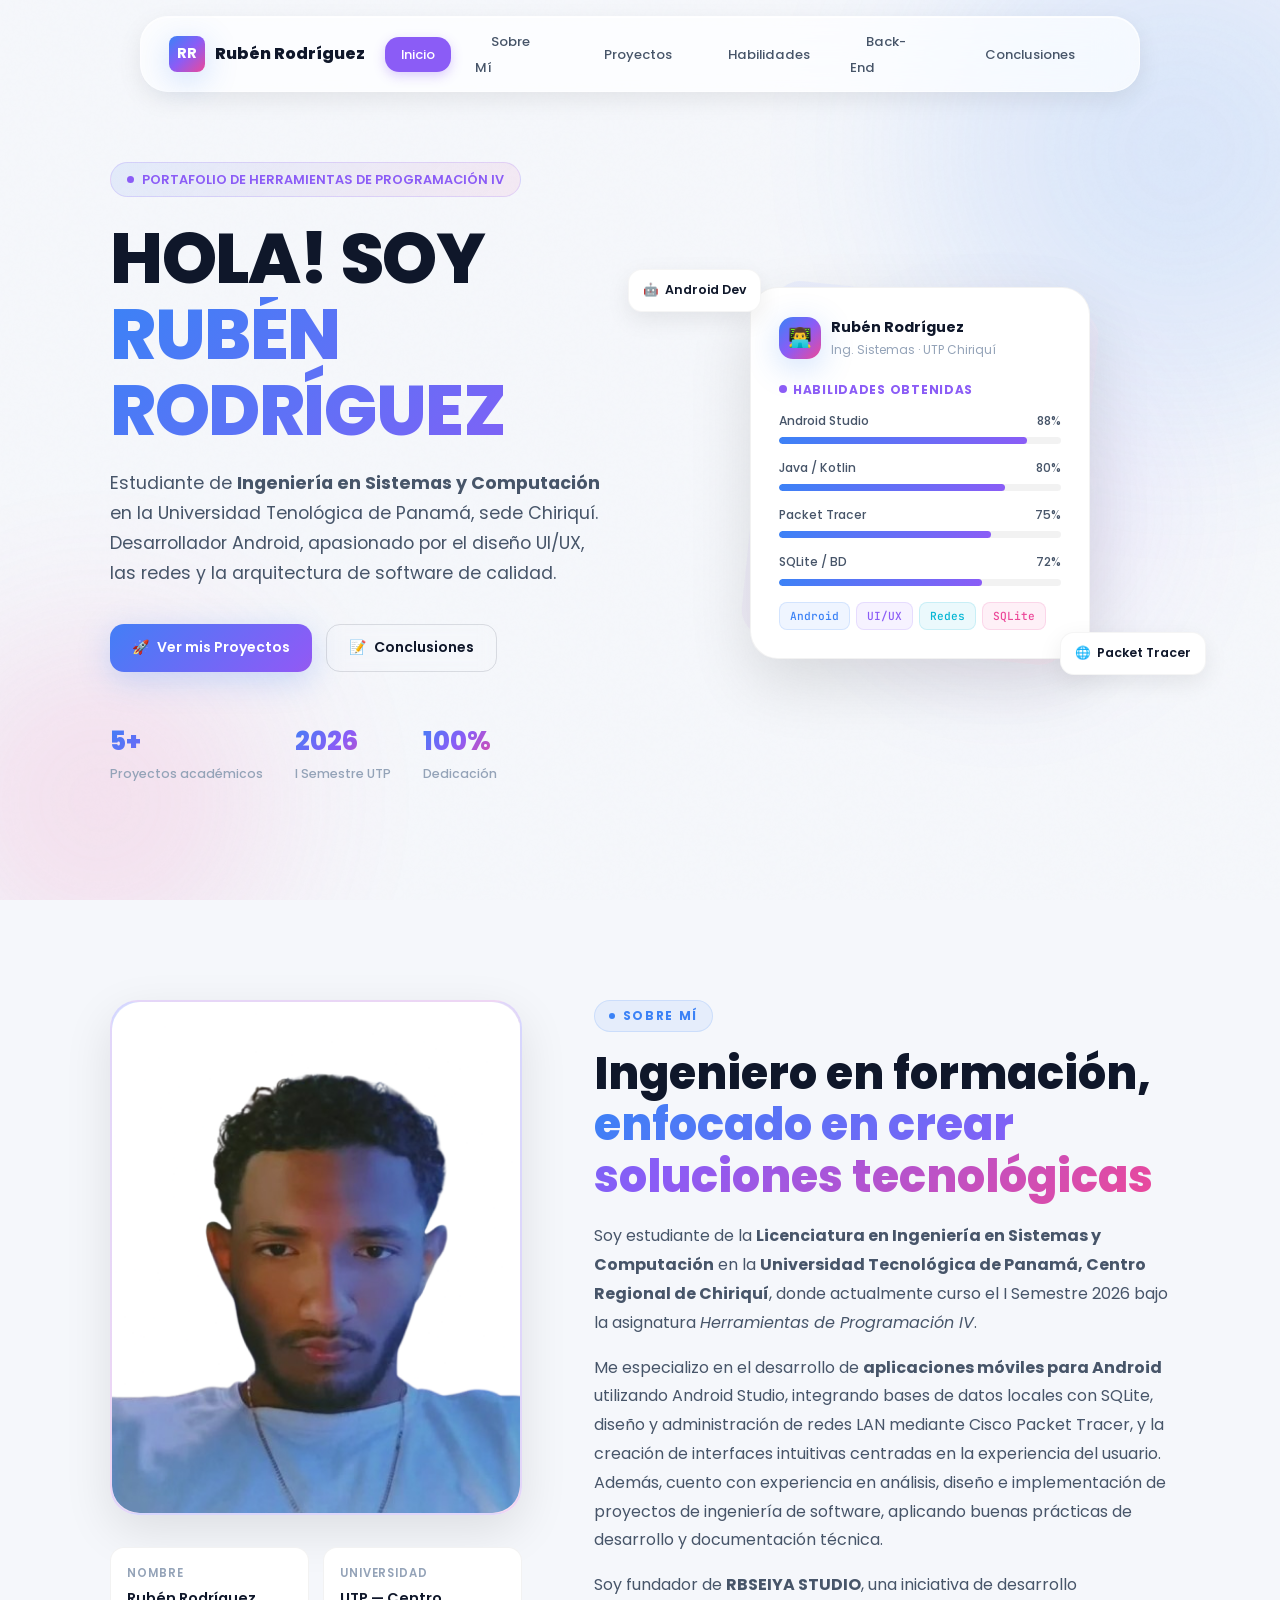
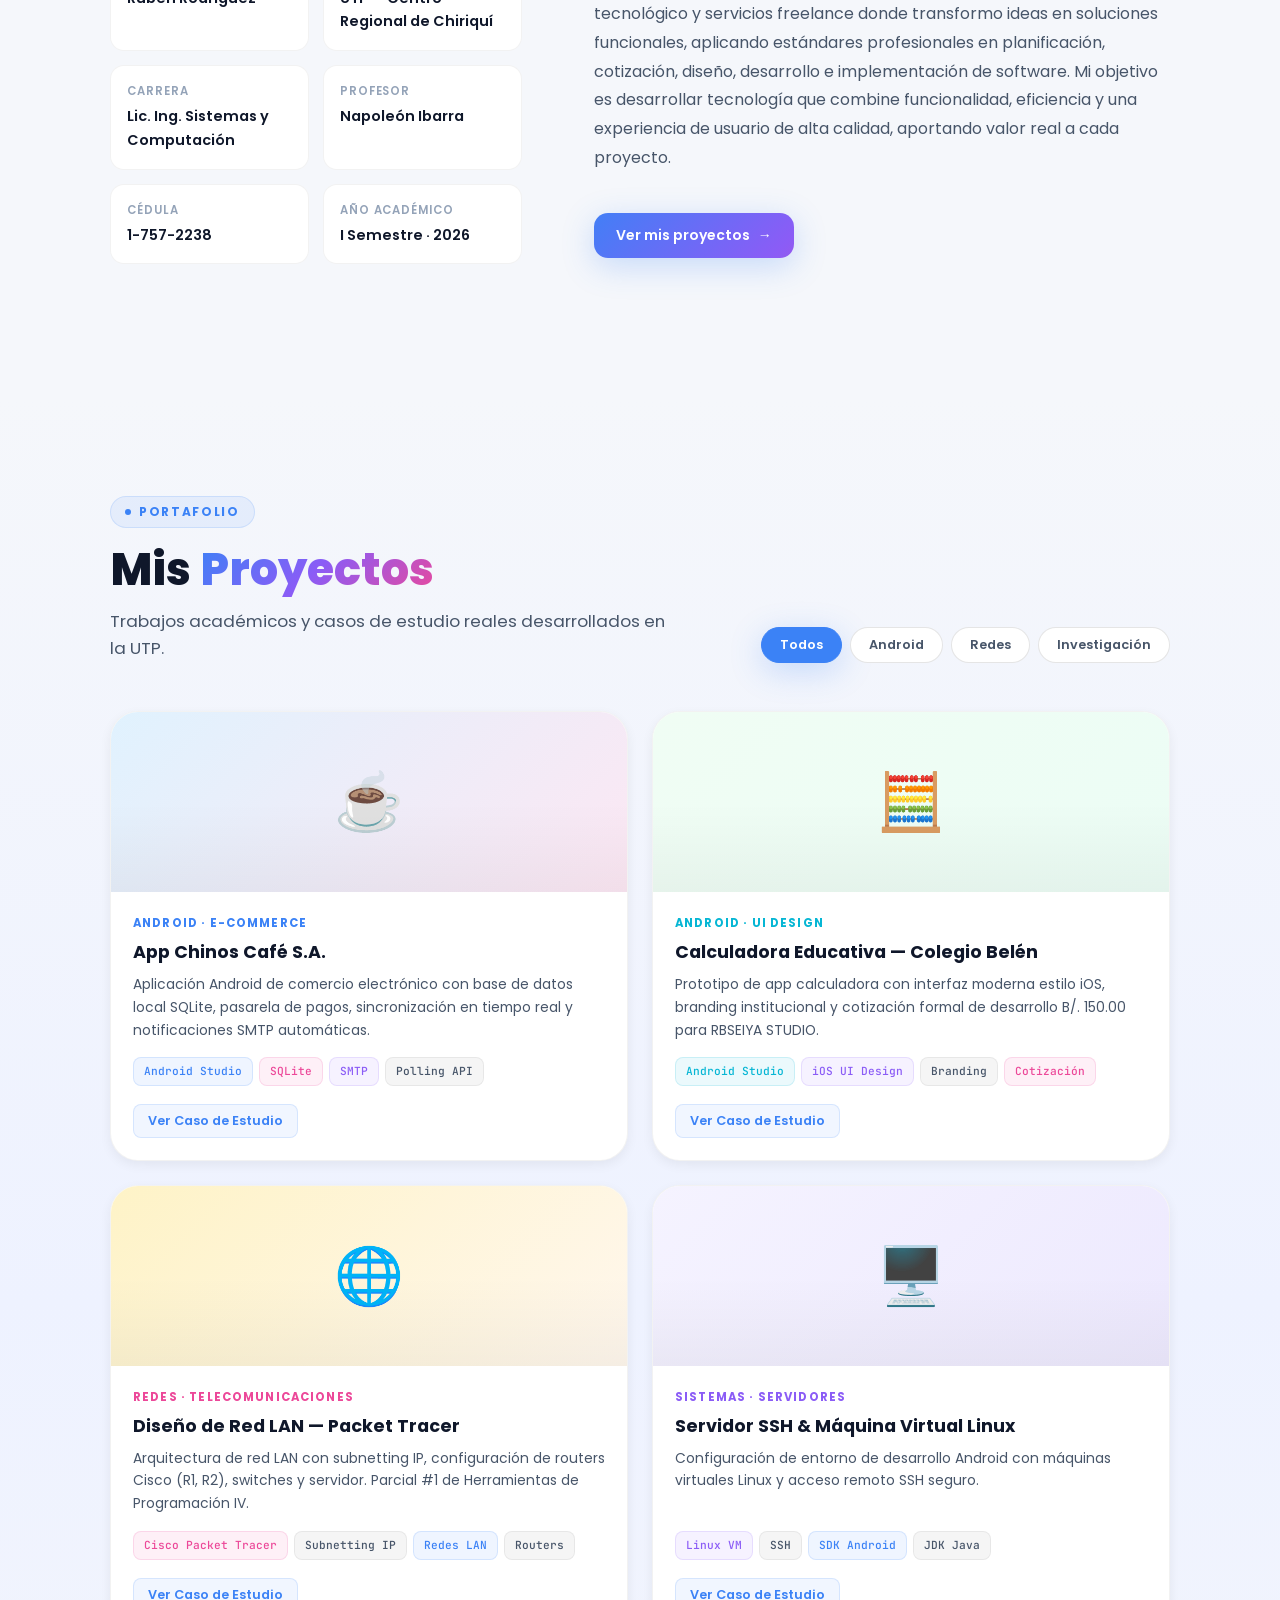
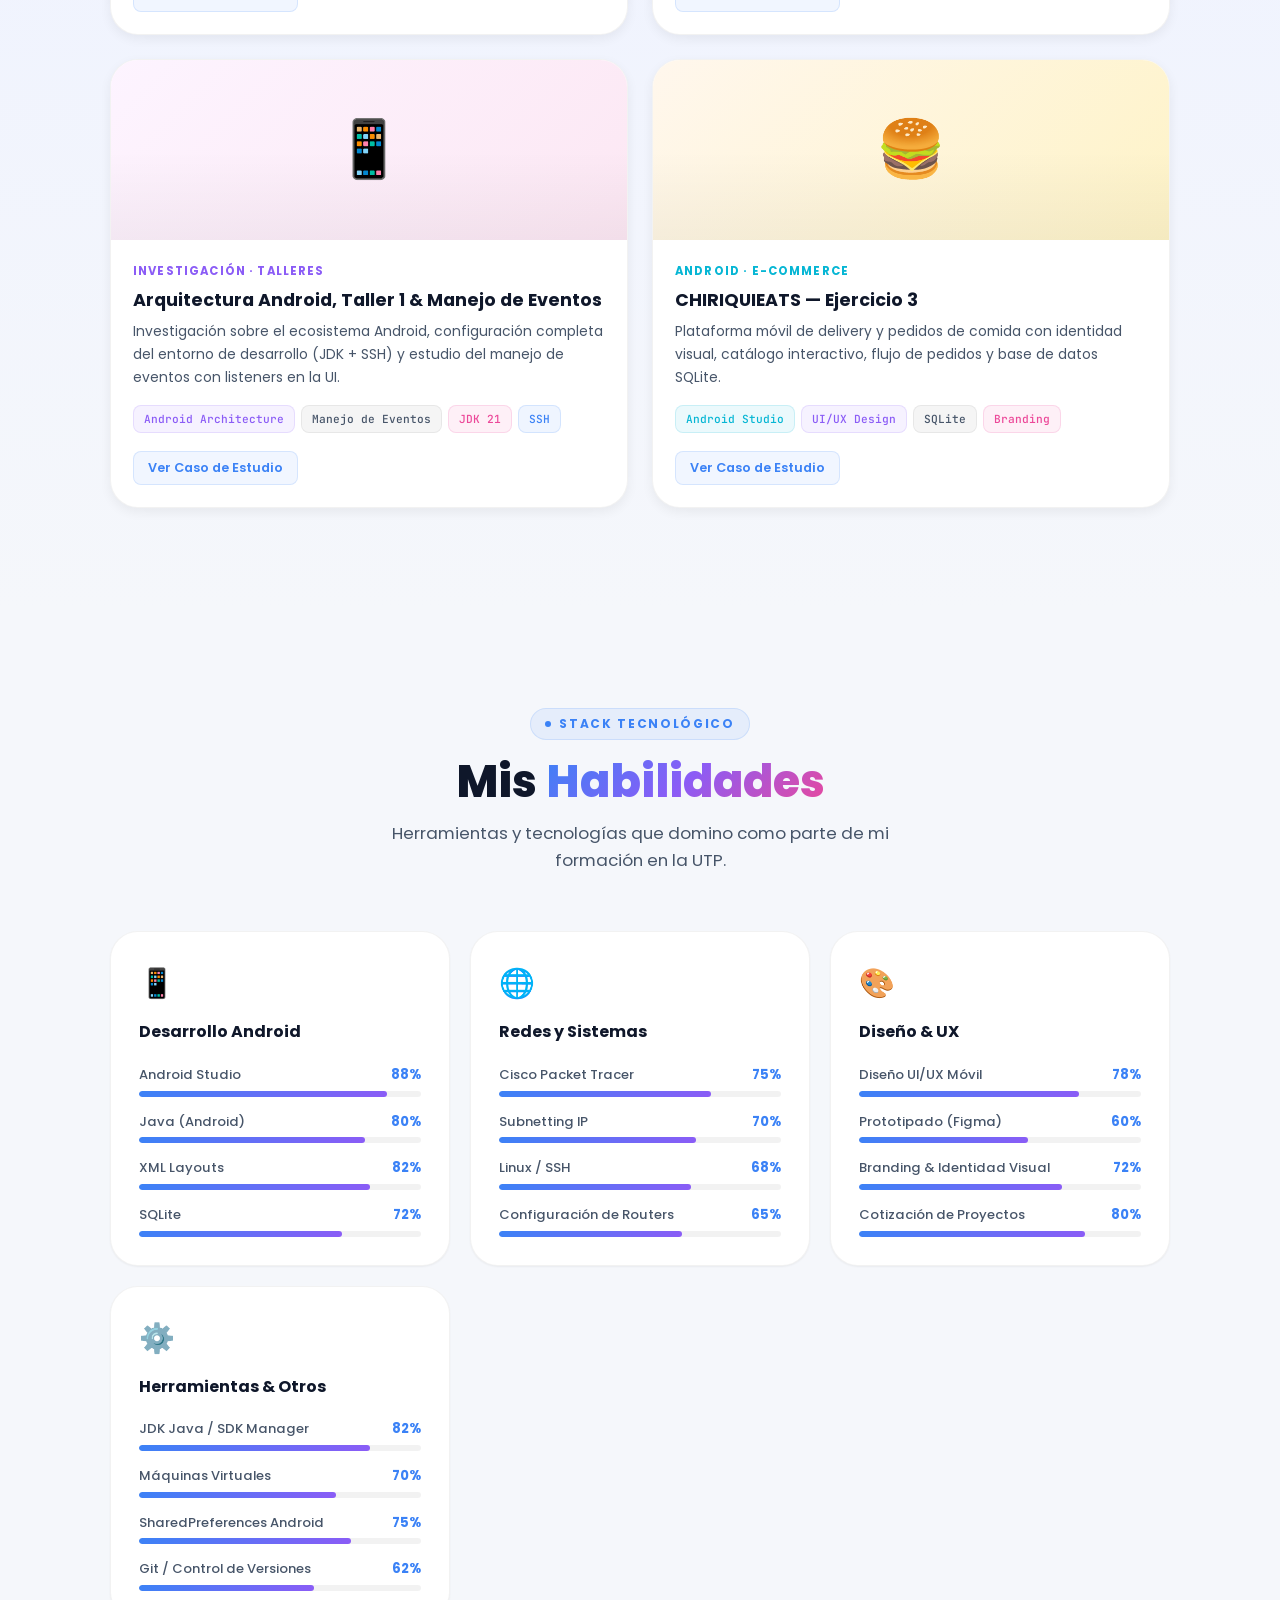
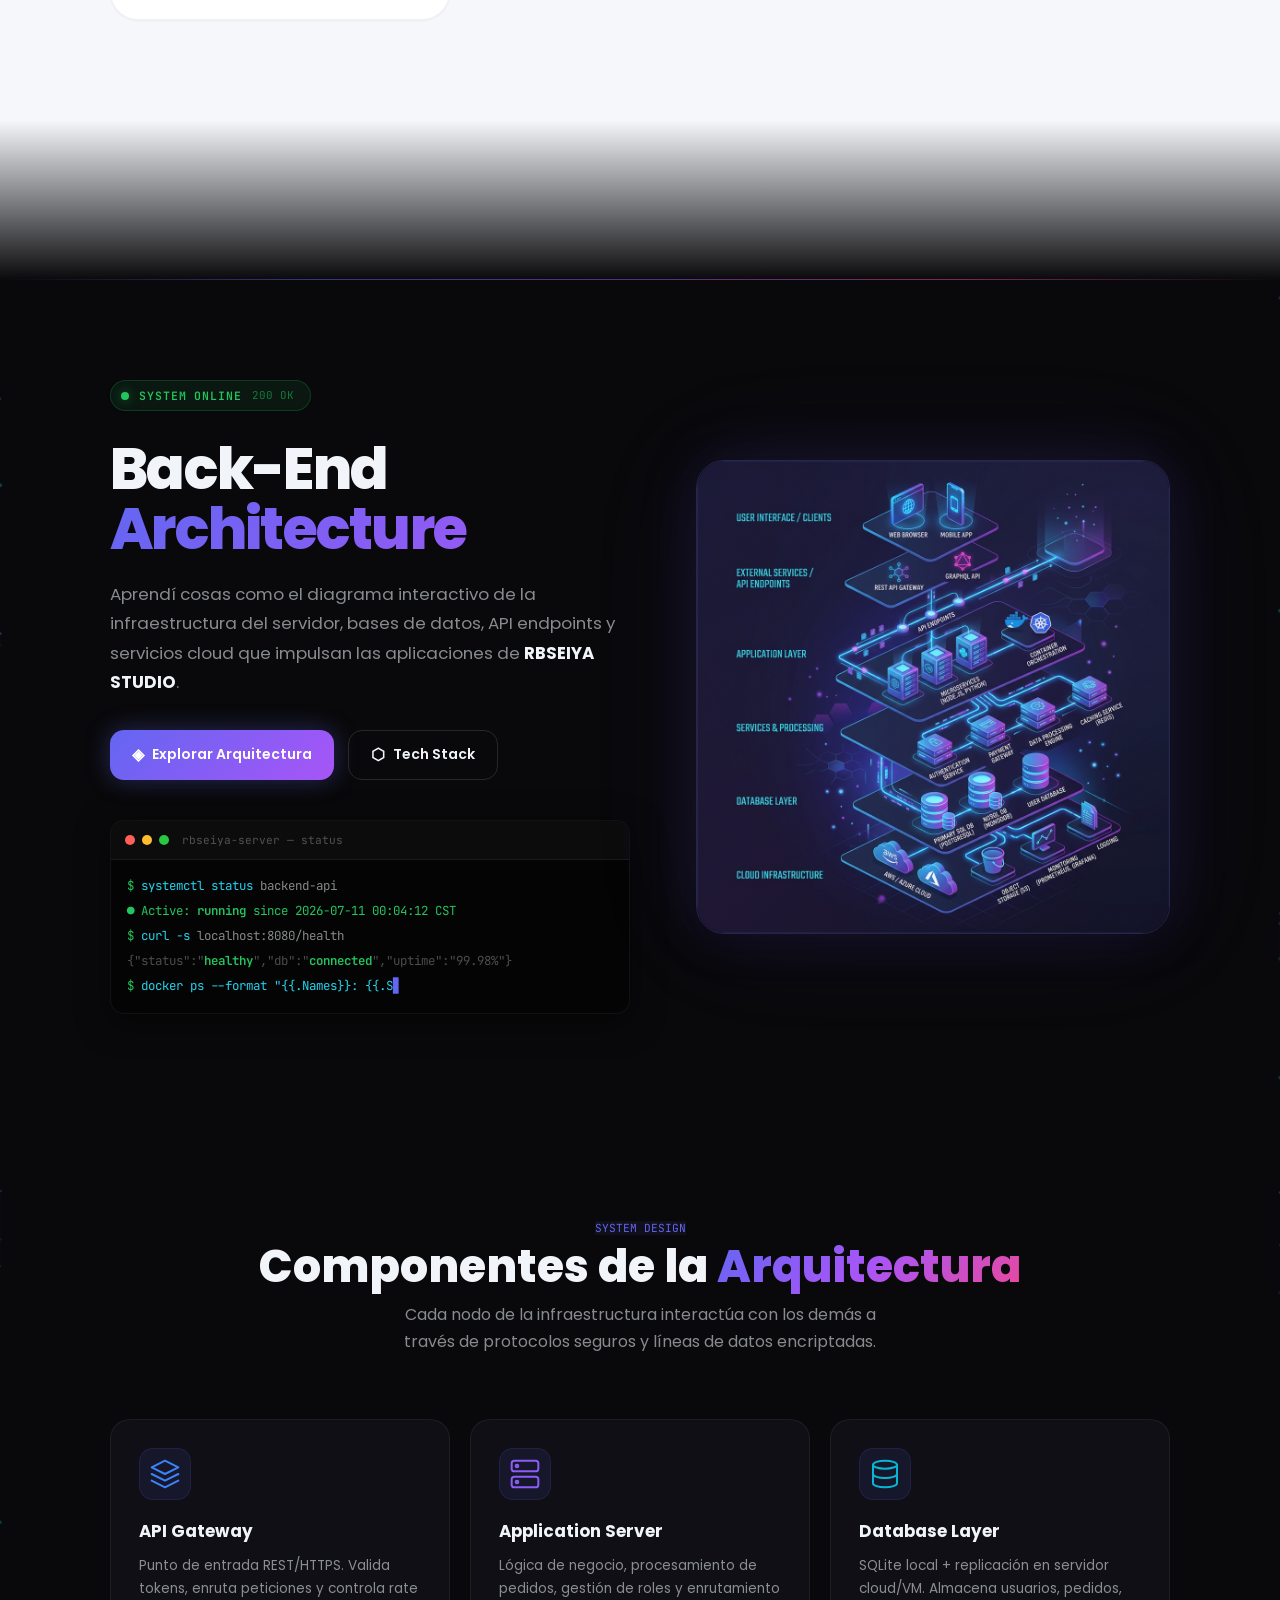
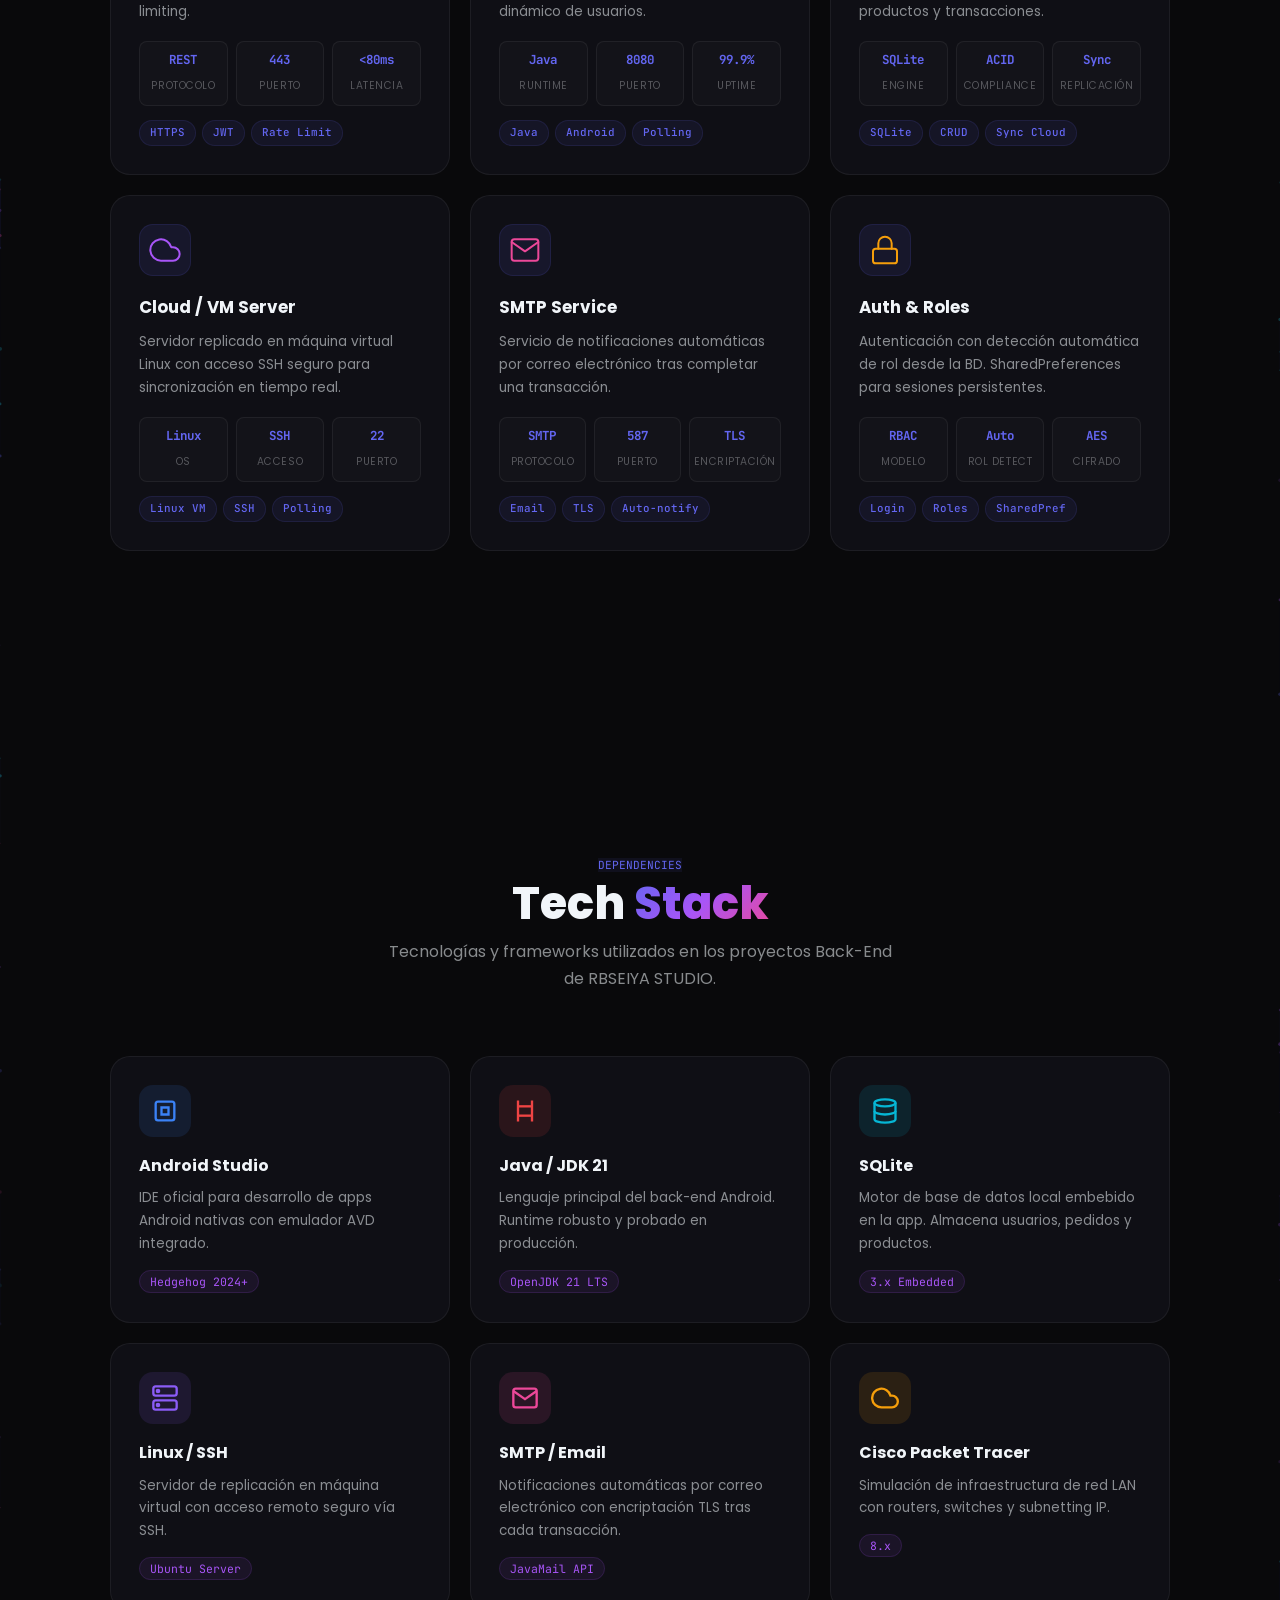
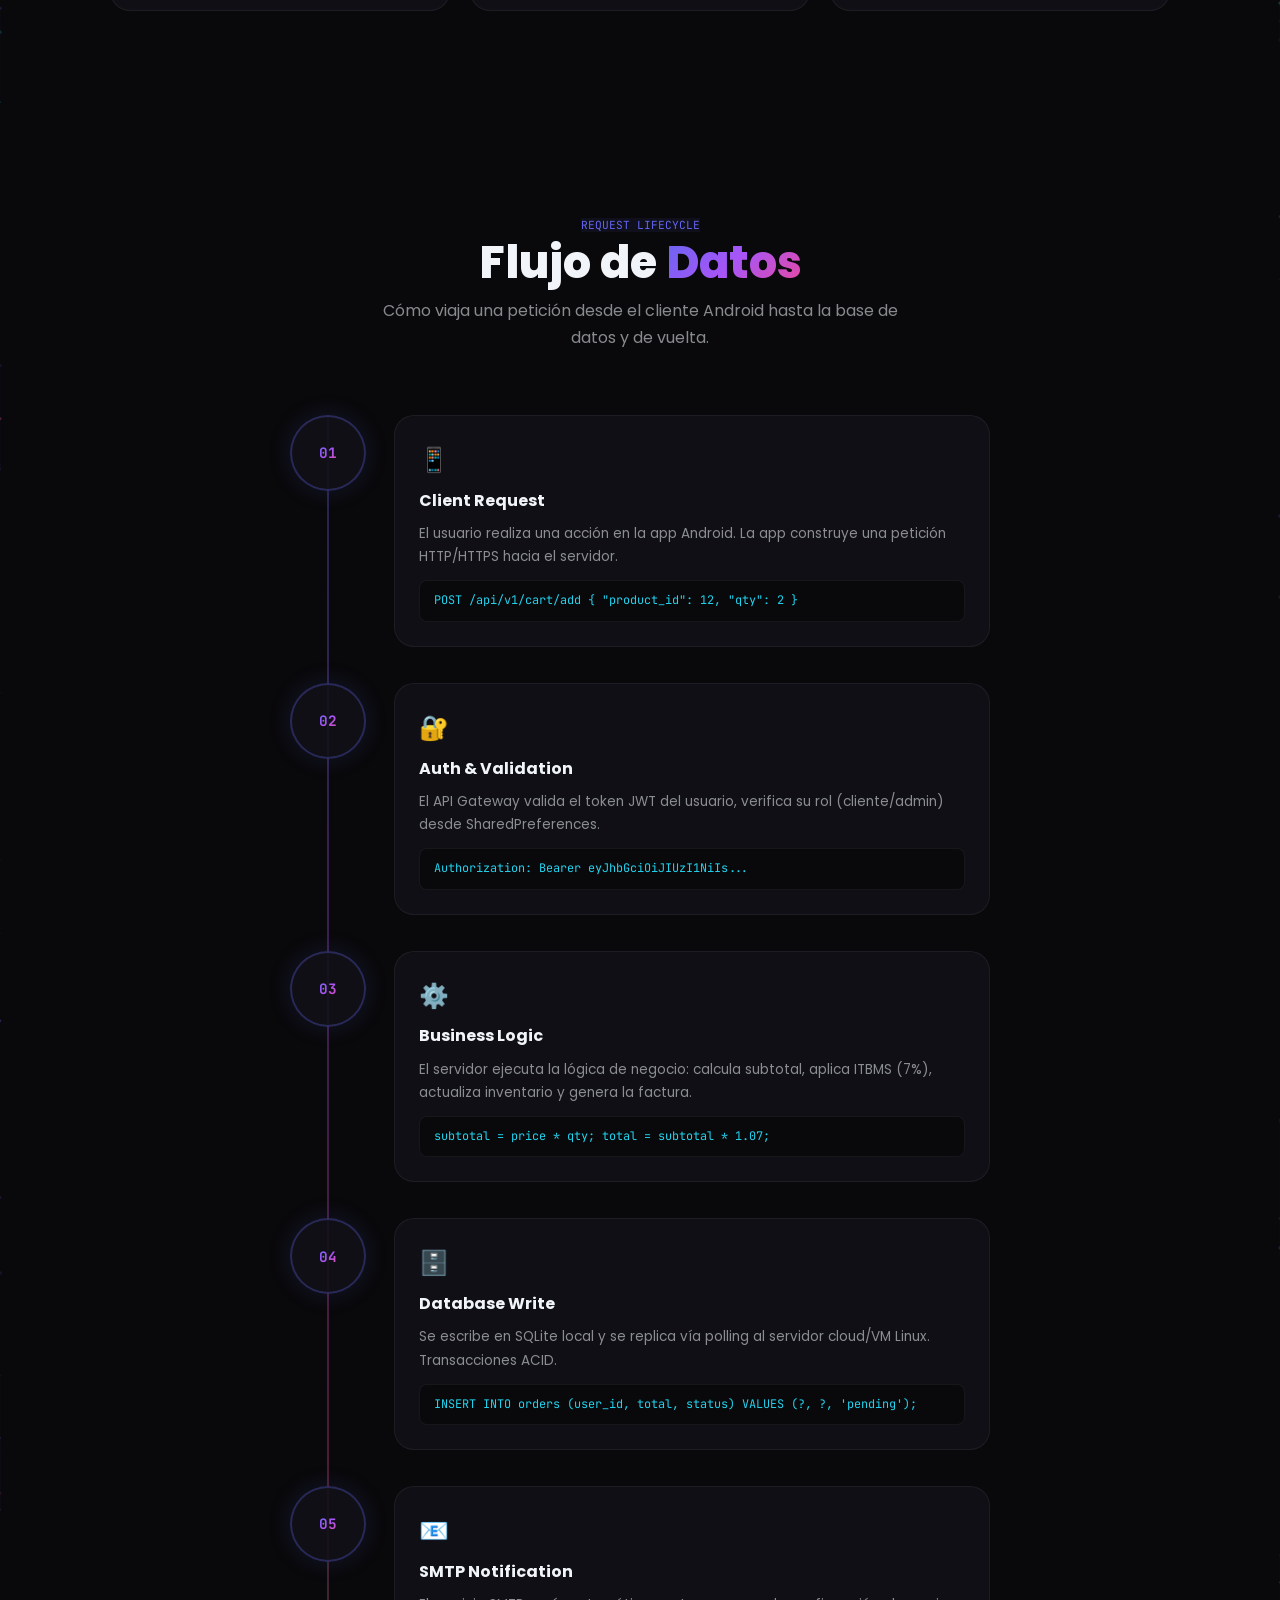
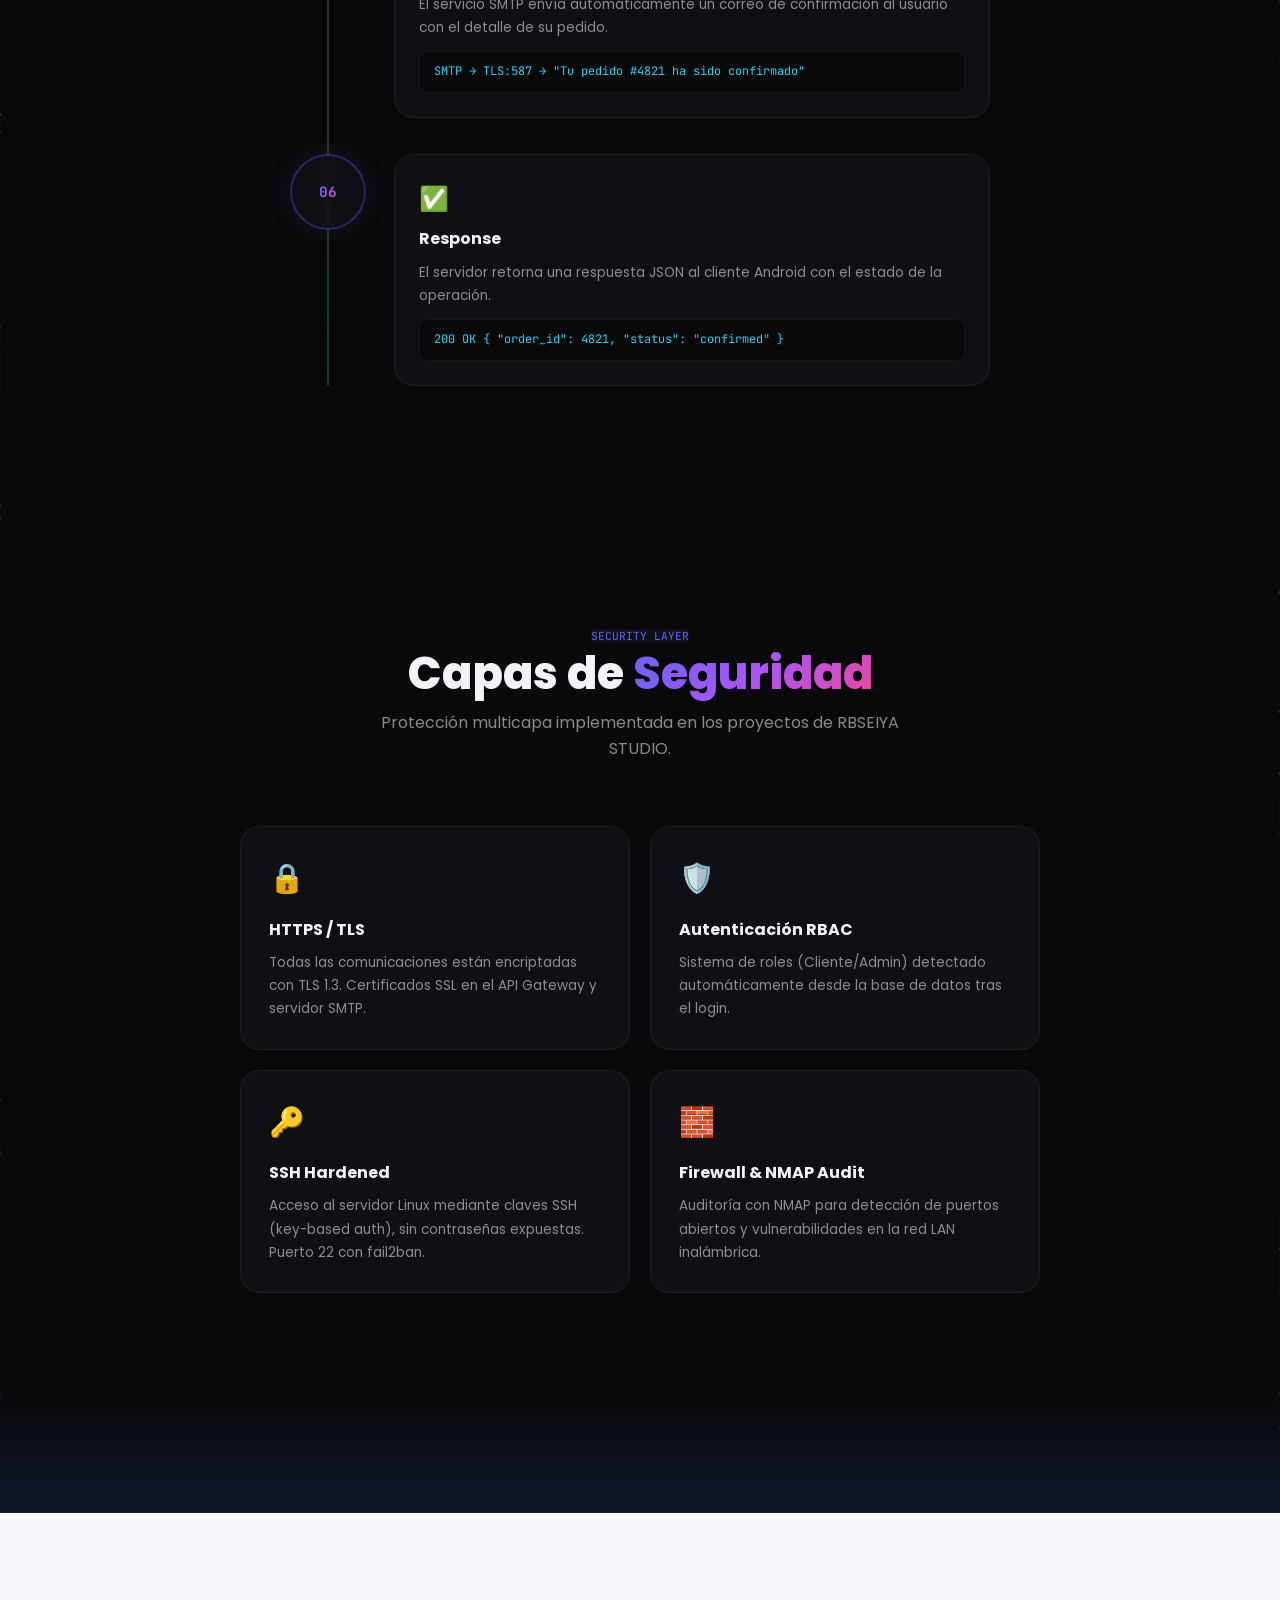
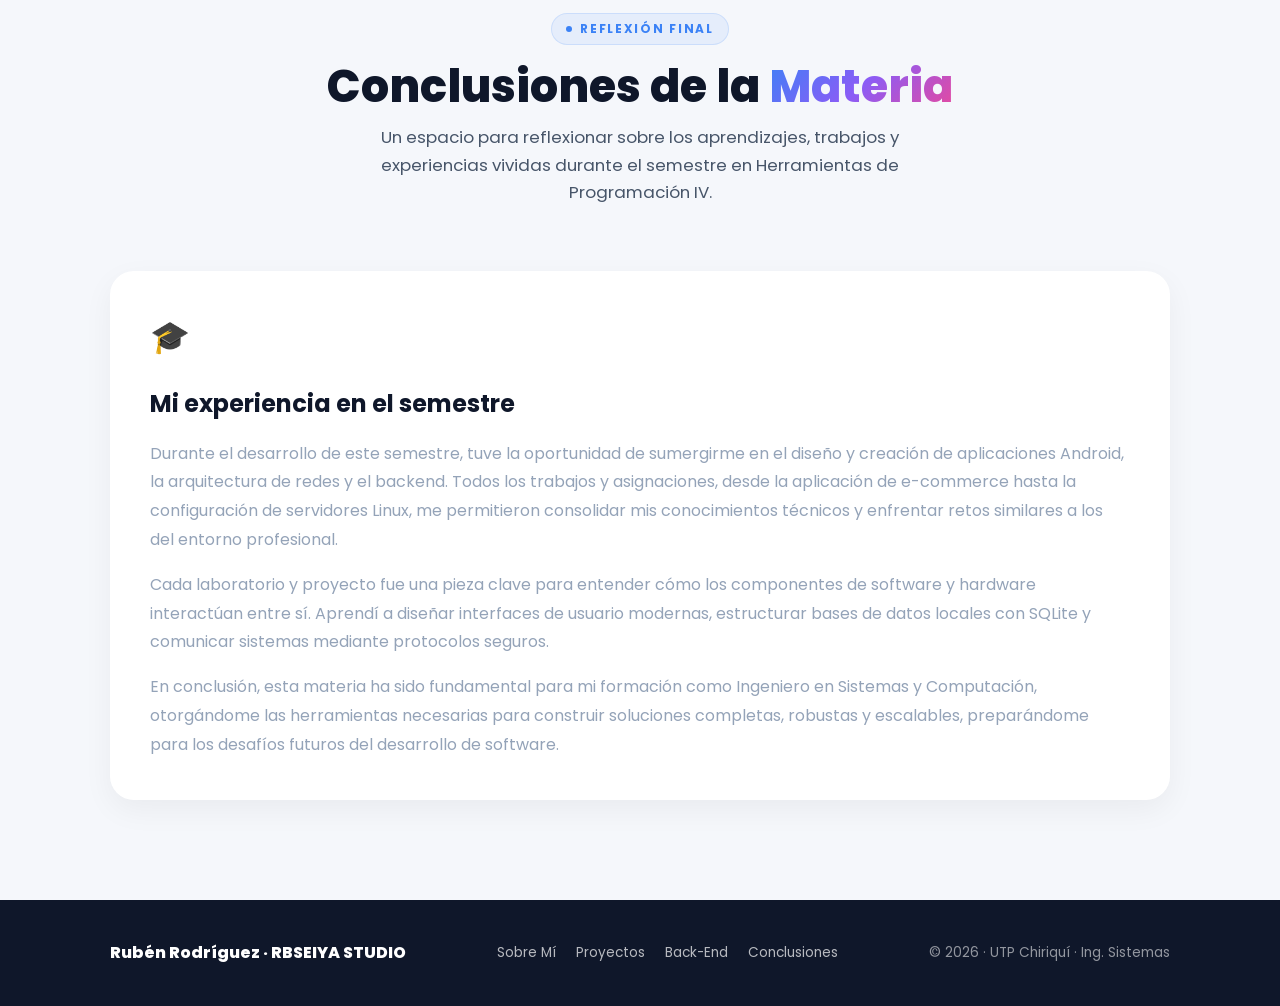
<file: index.html>
<!DOCTYPE html>
<html lang="es">
<head>
  <meta charset="UTF-8" />
  <meta name="viewport" content="width=device-width, initial-scale=1.0" />
  <meta name="description" content="Portafolio profesional de Rubén Rodríguez — Ingeniería en Sistemas y Computación, Universidad Tecnológica de Panamá. Front-End, Back-End, Android, Redes y Sistemas." />
  <meta name="keywords" content="Rubén Rodríguez, portafolio, Android Studio, programación, redes, back-end, arquitectura, Universidad Tecnológica de Panamá" />
  <title>Rubén Rodríguez — Portafolio Digital</title>
  <link rel="stylesheet" href="style.css" />
  <link rel="icon" type="image/svg+xml" href="data:image/svg+xml,<svg xmlns='http://www.w3.org/2000/svg' viewBox='0 0 32 32'><rect width='32' height='32' rx='8' fill='%233b82f6'/><text x='16' y='22' font-family='Arial' font-size='16' font-weight='bold' fill='white' text-anchor='middle'>R</text></svg>" />
</head>
<body>

  <!-- ═══ NAVBAR — Glassmorphism Floating ═══ -->
  <nav id="navbar" role="navigation" aria-label="Menú principal">
    <a href="#hero" class="nav-logo"><div class="nav-logo-icon">RR</div><span>Rubén Rodríguez</span></a>
    <ul class="nav-links">
      <li><a href="#hero" class="nav-link active">Inicio</a></li>
      <li><a href="#sobre-mi" class="nav-link">Sobre Mí</a></li>
      <li><a href="#proyectos" class="nav-link">Proyectos</a></li>
      <li><a href="#habilidades" class="nav-link">Habilidades</a></li>
      <li><a href="#backend-hero" class="nav-link">Back-End</a></li>
      <li><a href="#conclusiones" class="nav-link">Conclusiones</a></li>
    </ul>
    <button class="nav-hamburger" id="hamburger" aria-label="Abrir menú" aria-expanded="false">
      <span></span><span></span><span></span>
    </button>
  </nav>

  <!-- Mobile Nav Drawer -->
  <div id="mobile-nav" class="mobile-nav" aria-hidden="true">
    <ul>
      <li><a href="#hero" class="mobile-nav-link" tabindex="-1">Inicio</a></li>
      <li><a href="#sobre-mi" class="mobile-nav-link" tabindex="-1">Sobre Mí</a></li>
      <li><a href="#proyectos" class="mobile-nav-link" tabindex="-1">Proyectos</a></li>
      <li><a href="#habilidades" class="mobile-nav-link" tabindex="-1">Habilidades</a></li>
      <li><a href="#backend-hero" class="mobile-nav-link" tabindex="-1">Back-End</a></li>
      <li><a href="#conclusiones" class="mobile-nav-link" tabindex="-1">Conclusiones</a></li>
    </ul>
  </div>

  <main>

    <!-- ═══════════════════════════════════════
         HERO SECTION (LIGHT)
    ═══════════════════════════════════════ -->
    <section id="hero" aria-label="Presentación">
      <div class="hero-blob hero-blob-1"></div>
      <div class="hero-blob hero-blob-2"></div>
      <div class="hero-blob hero-blob-3"></div>
      <div class="container hero-inner">
        <div class="hero-content">
          <div class="hero-badge"><span class="hero-badge-dot"></span>PORTAFOLIO DE HERRAMIENTAS DE PROGRAMACIÓN IV</div>
          <h1 class="hero-title">HOLA! SOY<br/><span class="name-gradient">RUBÉN RODRÍGUEZ</span></h1>
          <p class="hero-subtitle">Estudiante de <strong>Ingeniería en Sistemas y Computación</strong> en la Universidad Tenológica de Panamá, sede Chiriquí. Desarrollador Android, apasionado por el diseño UI/UX, las redes y la arquitectura de software de calidad.</p>
          <div class="hero-actions">
            <a href="#proyectos" class="btn btn-primary"><span>🚀</span> Ver mis Proyectos</a>
            <a href="#conclusiones" class="btn btn-outline"><span>📝</span> Conclusiones</a>
          </div>
          <div class="hero-stats">
            <div><div class="hero-stat-value">5+</div><div class="hero-stat-label">Proyectos académicos</div></div>
            <div><div class="hero-stat-value">2026</div><div class="hero-stat-label">I Semestre UTP</div></div>
            <div><div class="hero-stat-value">100%</div><div class="hero-stat-label">Dedicación</div></div>
          </div>
        </div>
        <div class="hero-visual" aria-hidden="true">
          <div class="hero-float-badge badge-tl"><span>🤖</span> Android Dev</div>
          <div class="hero-float-badge badge-br"><span>🌐</span> Packet Tracer</div>
          <div class="hero-card-stack">
            <div class="hero-card-bg"></div>
            <div class="hero-card">
              <div class="hero-card-header">
                <div class="hero-card-avatar">👨‍💻</div>
                <div><div class="hero-card-name">Rubén Rodríguez</div><div class="hero-card-role">Ing. Sistemas · UTP Chiriquí</div></div>
              </div>
              <div style="font-size: 0.75rem; font-weight: 700; text-transform: uppercase; letter-spacing: 0.06em; color: var(--accent-violet); margin-bottom: 12px; display: flex; align-items: center; gap: 6px;"><span style="width: 8px; height: 8px; border-radius: 50%; background: var(--accent-violet);"></span>Habilidades obtenidas</div>
              <div class="hero-card-skill-bar"><div class="hero-card-skill-label"><span>Android Studio</span><span>88%</span></div><div class="skill-bar-track"><div class="skill-bar-fill" style="width:88%"></div></div></div>
              <div class="hero-card-skill-bar"><div class="hero-card-skill-label"><span>Java / Kotlin</span><span>80%</span></div><div class="skill-bar-track"><div class="skill-bar-fill" style="width:80%"></div></div></div>
              <div class="hero-card-skill-bar"><div class="hero-card-skill-label"><span>Packet Tracer</span><span>75%</span></div><div class="skill-bar-track"><div class="skill-bar-fill" style="width:75%"></div></div></div>
              <div class="hero-card-skill-bar"><div class="hero-card-skill-label"><span>SQLite / BD</span><span>72%</span></div><div class="skill-bar-track"><div class="skill-bar-fill" style="width:72%"></div></div></div>
              <div class="hero-card-tags"><span class="tag tag-blue">Android</span><span class="tag tag-violet">UI/UX</span><span class="tag tag-cyan">Redes</span><span class="tag tag-pink">SQLite</span></div>
            </div>
          </div>
        </div>
      </div>
    </section>

    <!-- ═══ SOBRE MÍ ═══ -->
    <section id="sobre-mi" class="section" aria-label="Sobre mí">
      <div class="container">
        <div class="about-grid">
          <div class="about-image-wrap reveal">
            <div class="about-image-card">
              <img src="sobre-mi.png" alt="Foto de Rubén Rodríguez" class="about-photo" />
              <div class="about-float-card card-1"><span>🏛️</span> UTP Chiriquí</div>
              <div class="about-float-card card-2"><span>🎯</span> I Semestre 2026</div>
            </div>
            <div class="about-info-grid reveal reveal-delay-1" style="margin-top: 32px; grid-template-columns: 1fr 1fr;">
              <div class="about-info-item"><div class="about-info-label">Nombre</div><div class="about-info-value">Rubén Rodríguez</div></div>
              <div class="about-info-item"><div class="about-info-label">Universidad</div><div class="about-info-value">UTP — Centro Regional de Chiriquí</div></div>
              <div class="about-info-item"><div class="about-info-label">Carrera</div><div class="about-info-value">Lic. Ing. Sistemas y Computación</div></div>
              <div class="about-info-item"><div class="about-info-label">Profesor</div><div class="about-info-value">Napoleón Ibarra</div></div>
              <div class="about-info-item"><div class="about-info-label">Cédula</div><div class="about-info-value">1-757-2238</div></div>
              <div class="about-info-item"><div class="about-info-label">Año académico</div><div class="about-info-value">I Semestre · 2026</div></div>
            </div>
          </div>
          <div class="about-content">
            <span class="section-label">Sobre Mí</span>
            <h2 class="section-title">Ingeniero en formación,<br/><span>enfocado en crear soluciones tecnológicas</span></h2>
            <p class="about-text" style="margin-top:20px;">Soy estudiante de la <strong>Licenciatura en Ingeniería en Sistemas y Computación</strong> en la <strong>Universidad Tecnológica de Panamá, Centro Regional de Chiriquí</strong>, donde actualmente curso el I Semestre 2026 bajo la asignatura <em>Herramientas de Programación IV</em>.</p>
            <p class="about-text">Me especializo en el desarrollo de <strong>aplicaciones móviles para Android</strong> utilizando Android Studio, integrando bases de datos locales con SQLite, diseño y administración de redes LAN mediante Cisco Packet Tracer, y la creación de interfaces intuitivas centradas en la experiencia del usuario. Además, cuento con experiencia en análisis, diseño e implementación de proyectos de ingeniería de software, aplicando buenas prácticas de desarrollo y documentación técnica.</p>
            <p class="about-text">Soy fundador de <strong>RBSEIYA STUDIO</strong>, una iniciativa de desarrollo tecnológico y servicios freelance donde transformo ideas en soluciones funcionales, aplicando estándares profesionales en planificación, cotización, diseño, desarrollo e implementación de software. Mi objetivo es desarrollar tecnología que combine funcionalidad, eficiencia y una experiencia de usuario de alta calidad, aportando valor real a cada proyecto.</p>
            
            <a href="#proyectos" class="btn btn-primary" style="margin-top: 24px;">Ver mis proyectos <span>→</span></a>
          </div>
        </div>
      </div>
    </section>

    <!-- ═══ PROYECTOS ═══ -->
    <section id="proyectos" class="section" aria-label="Proyectos">
      <div class="container">
        <div class="projects-header">
          <div><span class="section-label">Portafolio</span><h2 class="section-title">Mis <span>Proyectos</span></h2><p class="section-subtitle">Trabajos académicos y casos de estudio reales desarrollados en la UTP.</p></div>
          <div class="filter-bar" role="group" aria-label="Filtrar proyectos">
            <button class="filter-btn active" data-filter="all">Todos</button>
            <button class="filter-btn" data-filter="android">Android</button>
            <button class="filter-btn" data-filter="redes">Redes</button>
            <button class="filter-btn" data-filter="investigacion">Investigación</button>
          </div>
        </div>
        <div class="projects-grid" id="projects-grid" role="list">
          <article class="project-card reveal" data-category="android" data-project="chinos" role="listitem" tabindex="0">
            <div class="project-card-thumb" style="background:linear-gradient(135deg,#e0f2fe,#fce7f3);">☕</div>
            <div class="project-card-body"><span class="project-card-category" style="color:var(--accent-blue)">Android · E-commerce</span><h3 class="project-card-title">App Chinos Café S.A.</h3><p class="project-card-desc">Aplicación Android de comercio electrónico con base de datos local SQLite, pasarela de pagos, sincronización en tiempo real y notificaciones SMTP automáticas.</p><div class="tag-row"><span class="tag tag-blue">Android Studio</span><span class="tag tag-pink">SQLite</span><span class="tag tag-violet">SMTP</span><span class="tag">Polling API</span></div><div class="project-card-actions"><button class="btn btn-ghost" onclick="openModal('chinos')">Ver Caso de Estudio</button></div></div>
          </article>
          <article class="project-card reveal reveal-delay-1" data-category="android" data-project="calculadora" role="listitem" tabindex="0">
            <div class="project-card-thumb" style="background:linear-gradient(135deg,#f0fdf4,#ecfdf5);">🧮</div>
            <div class="project-card-body"><span class="project-card-category" style="color:var(--accent-cyan)">Android · UI Design</span><h3 class="project-card-title">Calculadora Educativa — Colegio Belén</h3><p class="project-card-desc">Prototipo de app calculadora con interfaz moderna estilo iOS, branding institucional y cotización formal de desarrollo B/. 150.00 para RBSEIYA STUDIO.</p><div class="tag-row"><span class="tag tag-cyan">Android Studio</span><span class="tag tag-violet">iOS UI Design</span><span class="tag">Branding</span><span class="tag tag-pink">Cotización</span></div><div class="project-card-actions"><button class="btn btn-ghost" onclick="openModal('calculadora')">Ver Caso de Estudio</button></div></div>
          </article>
          <article class="project-card reveal reveal-delay-2" data-category="redes" data-project="redes" role="listitem" tabindex="0">
            <div class="project-card-thumb" style="background:linear-gradient(135deg,#fef3c7,#fff7ed);">🌐</div>
            <div class="project-card-body"><span class="project-card-category" style="color:var(--accent-pink)">Redes · Telecomunicaciones</span><h3 class="project-card-title">Diseño de Red LAN — Packet Tracer</h3><p class="project-card-desc">Arquitectura de red LAN con subnetting IP, configuración de routers Cisco (R1, R2), switches y servidor. Parcial #1 de Herramientas de Programación IV.</p><div class="tag-row"><span class="tag tag-pink">Cisco Packet Tracer</span><span class="tag">Subnetting IP</span><span class="tag tag-blue">Redes LAN</span><span class="tag">Routers</span></div><div class="project-card-actions"><button class="btn btn-ghost" onclick="openModal('redes')">Ver Caso de Estudio</button></div></div>
          </article>
          <article class="project-card reveal reveal-delay-3" data-category="redes" data-project="ssh" role="listitem" tabindex="0">
            <div class="project-card-thumb" style="background:linear-gradient(135deg,#f5f3ff,#ede9fe);">🖥️</div>
            <div class="project-card-body"><span class="project-card-category" style="color:var(--accent-violet)">Sistemas · Servidores</span><h3 class="project-card-title">Servidor SSH & Máquina Virtual Linux</h3><p class="project-card-desc">Configuración de entorno de desarrollo Android con máquinas virtuales Linux y acceso remoto SSH seguro.</p><div class="tag-row"><span class="tag tag-violet">Linux VM</span><span class="tag">SSH</span><span class="tag tag-blue">SDK Android</span><span class="tag">JDK Java</span></div><div class="project-card-actions"><button class="btn btn-ghost" onclick="openModal('ssh')">Ver Caso de Estudio</button></div></div>
          </article>
          <article class="project-card reveal" data-category="investigacion" data-project="investigacion" role="listitem" tabindex="0">
            <div class="project-card-thumb" style="background:linear-gradient(135deg,#fdf4ff,#fce7f3);">📱</div>
            <div class="project-card-body"><span class="project-card-category" style="color:var(--accent-violet)">Investigación · Talleres</span><h3 class="project-card-title">Arquitectura Android, Taller 1 & Manejo de Eventos</h3><p class="project-card-desc">Investigación sobre el ecosistema Android, configuración completa del entorno de desarrollo (JDK + SSH) y estudio del manejo de eventos con listeners en la UI.</p><div class="tag-row"><span class="tag tag-violet">Android Architecture</span><span class="tag">Manejo de Eventos</span><span class="tag tag-pink">JDK 21</span><span class="tag tag-blue">SSH</span></div><div class="project-card-actions"><button class="btn btn-ghost" onclick="openModal('investigacion')">Ver Caso de Estudio</button></div></div>
          </article>
          <article class="project-card reveal reveal-delay-1" data-category="android" data-project="chiriquiears" role="listitem" tabindex="0">
            <div class="project-card-thumb" style="background:linear-gradient(135deg,#fff7ed,#fef3c7);">🍔</div>
            <div class="project-card-body"><span class="project-card-category" style="color:var(--accent-cyan)">Android · E-commerce</span><h3 class="project-card-title">CHIRIQUIEATS — Ejercicio 3</h3><p class="project-card-desc">Plataforma móvil de delivery y pedidos de comida con identidad visual, catálogo interactivo, flujo de pedidos y base de datos SQLite.</p><div class="tag-row"><span class="tag tag-cyan">Android Studio</span><span class="tag tag-violet">UI/UX Design</span><span class="tag">SQLite</span><span class="tag tag-pink">Branding</span></div><div class="project-card-actions"><button class="btn btn-ghost" onclick="openModal('chiriquiears')">Ver Caso de Estudio</button></div></div>
          </article>
        </div>
      </div>
    </section>

    <!-- ═══ HABILIDADES ═══ -->
    <section id="habilidades" class="section" aria-label="Habilidades técnicas">
      <div class="container">
        <div style="text-align:center;margin-bottom:56px;"><span class="section-label">Stack Tecnológico</span><h2 class="section-title">Mis <span>Habilidades</span></h2><p class="section-subtitle" style="margin-inline:auto;">Herramientas y tecnologías que domino como parte de mi formación en la UTP.</p></div>
        <div class="skills-grid">
          <div class="skill-category-card reveal"><div class="skill-category-icon">📱</div><h3 class="skill-category-title">Desarrollo Android</h3>
            <div class="skill-item"><div class="skill-item-header"><span>Android Studio</span><span class="skill-item-pct">88%</span></div><div class="skill-track"><div class="skill-fill" data-width="88"></div></div></div>
            <div class="skill-item"><div class="skill-item-header"><span>Java (Android)</span><span class="skill-item-pct">80%</span></div><div class="skill-track"><div class="skill-fill" data-width="80"></div></div></div>
            <div class="skill-item"><div class="skill-item-header"><span>XML Layouts</span><span class="skill-item-pct">82%</span></div><div class="skill-track"><div class="skill-fill" data-width="82"></div></div></div>
            <div class="skill-item"><div class="skill-item-header"><span>SQLite</span><span class="skill-item-pct">72%</span></div><div class="skill-track"><div class="skill-fill" data-width="72"></div></div></div>
          </div>
          <div class="skill-category-card reveal reveal-delay-1"><div class="skill-category-icon">🌐</div><h3 class="skill-category-title">Redes y Sistemas</h3>
            <div class="skill-item"><div class="skill-item-header"><span>Cisco Packet Tracer</span><span class="skill-item-pct">75%</span></div><div class="skill-track"><div class="skill-fill" data-width="75"></div></div></div>
            <div class="skill-item"><div class="skill-item-header"><span>Subnetting IP</span><span class="skill-item-pct">70%</span></div><div class="skill-track"><div class="skill-fill" data-width="70"></div></div></div>
            <div class="skill-item"><div class="skill-item-header"><span>Linux / SSH</span><span class="skill-item-pct">68%</span></div><div class="skill-track"><div class="skill-fill" data-width="68"></div></div></div>
            <div class="skill-item"><div class="skill-item-header"><span>Configuración de Routers</span><span class="skill-item-pct">65%</span></div><div class="skill-track"><div class="skill-fill" data-width="65"></div></div></div>
          </div>
          <div class="skill-category-card reveal reveal-delay-2"><div class="skill-category-icon">🎨</div><h3 class="skill-category-title">Diseño & UX</h3>
            <div class="skill-item"><div class="skill-item-header"><span>Diseño UI/UX Móvil</span><span class="skill-item-pct">78%</span></div><div class="skill-track"><div class="skill-fill" data-width="78"></div></div></div>
            <div class="skill-item"><div class="skill-item-header"><span>Prototipado (Figma)</span><span class="skill-item-pct">60%</span></div><div class="skill-track"><div class="skill-fill" data-width="60"></div></div></div>
            <div class="skill-item"><div class="skill-item-header"><span>Branding & Identidad Visual</span><span class="skill-item-pct">72%</span></div><div class="skill-track"><div class="skill-fill" data-width="72"></div></div></div>
            <div class="skill-item"><div class="skill-item-header"><span>Cotización de Proyectos</span><span class="skill-item-pct">80%</span></div><div class="skill-track"><div class="skill-fill" data-width="80"></div></div></div>
          </div>
          <div class="skill-category-card reveal reveal-delay-3"><div class="skill-category-icon">⚙️</div><h3 class="skill-category-title">Herramientas & Otros</h3>
            <div class="skill-item"><div class="skill-item-header"><span>JDK Java / SDK Manager</span><span class="skill-item-pct">82%</span></div><div class="skill-track"><div class="skill-fill" data-width="82"></div></div></div>
            <div class="skill-item"><div class="skill-item-header"><span>Máquinas Virtuales</span><span class="skill-item-pct">70%</span></div><div class="skill-track"><div class="skill-fill" data-width="70"></div></div></div>
            <div class="skill-item"><div class="skill-item-header"><span>SharedPreferences Android</span><span class="skill-item-pct">75%</span></div><div class="skill-track"><div class="skill-fill" data-width="75"></div></div></div>
            <div class="skill-item"><div class="skill-item-header"><span>Git / Control de Versiones</span><span class="skill-item-pct">62%</span></div><div class="skill-track"><div class="skill-fill" data-width="62"></div></div></div>
          </div>
        </div>
      </div>
    </section>

    <!-- ═══════════════════════════════════════
         TRANSITION: LIGHT → DARK
    ═══════════════════════════════════════ -->
    <div class="dark-zone-transition" aria-hidden="true"></div>

    <!-- ═══════════════════════════════════════
         DARK ZONE — BACK-END ARCHITECTURE
    ═══════════════════════════════════════ -->
    <div class="dark-zone">
      <canvas id="particles-canvas" aria-hidden="true"></canvas>

      <!-- Backend Hero -->
      <section id="backend-hero" class="section" aria-label="Arquitectura Back-End">
        <div class="container be-hero-inner">
          <div>
            <div class="be-hero-badge"><span class="be-badge-pulse"></span><span class="be-badge-text">SYSTEM ONLINE</span><span class="be-badge-status">200 OK</span></div>
            <h2 class="be-hero-title"><span>Back-End</span><span class="be-title-gradient">Architecture</span></h2>
            <p class="be-hero-sub">Aprendí cosas como el diagrama interactivo de la infraestructura del servidor, bases de datos, API endpoints y servicios cloud que impulsan las aplicaciones de <strong>RBSEIYA STUDIO</strong>.</p>
            <div class="be-hero-actions">
              <a href="#architecture" class="btn btn-glow"><span class="btn-icon">◈</span> Explorar Arquitectura</a>
              <a href="#stack" class="btn btn-outline-neon"><span class="btn-icon">⬡</span> Tech Stack</a>
            </div>
            <!-- Terminal -->
            <div class="terminal">
              <div class="terminal-bar"><span class="terminal-dot" style="background:#ff5f57"></span><span class="terminal-dot" style="background:#febc2e"></span><span class="terminal-dot" style="background:#28c840"></span><span class="terminal-title">rbseiya-server — status</span></div>
              <div class="terminal-body">
                <div class="terminal-line"><span class="t-prompt">$</span> <span class="t-cmd">systemctl status</span> backend-api</div>
                <div class="terminal-line t-success">● Active: <span>running</span> since 2026-07-11 00:04:12 CST</div>
                <div class="terminal-line"><span class="t-prompt">$</span> <span class="t-cmd">curl -s</span> localhost:8080/health</div>
                <div class="terminal-line t-json">{"status":"<span class="t-green">healthy</span>","db":"<span class="t-green">connected</span>","uptime":"99.98%"}</div>
                <div class="terminal-line"><span class="t-prompt">$</span> <span class="t-cmd typing" id="typing-cmd"></span><span class="cursor">▊</span></div>
              </div>
            </div>
          </div>
          <div class="be-hero-visual">
            <div class="be-image-frame"><img src="hero-bg.png" alt="Diagrama de arquitectura Back-End isométrico 3D" /><div class="be-image-glow"></div></div>
          </div>
        </div>
      </section>

      <!-- Architecture Nodes -->
      <section id="architecture" class="section">
        <div class="container">
          <div class="section-head" style="text-align:center;margin-bottom:64px;"><span class="section-tag"><span class="tag-dot"></span>SYSTEM DESIGN</span><h2 class="section-title">Componentes de la <span>Arquitectura</span></h2><p class="section-sub" style="color:var(--text-light-sec);max-width:520px;margin-inline:auto;margin-top:10px;">Cada nodo de la infraestructura interactúa con los demás a través de protocolos seguros y líneas de datos encriptadas.</p></div>
          <div class="arch-grid">
            <div class="arch-node" tabindex="0"><div class="node-glow"></div><div class="node-icon" style="--node-color:#3b82f6"><svg width="32" height="32" viewBox="0 0 24 24" fill="none" stroke="currentColor" stroke-width="1.5" stroke-linecap="round" stroke-linejoin="round"><path d="M12 2L2 7l10 5 10-5-10-5z"/><path d="M2 17l10 5 10-5"/><path d="M2 12l10 5 10-5"/></svg></div><h3 class="node-title">API Gateway</h3><p class="node-desc">Punto de entrada REST/HTTPS. Valida tokens, enruta peticiones y controla rate limiting.</p><div class="node-stats"><div class="node-stat"><span class="stat-value">REST</span><span class="stat-label">Protocolo</span></div><div class="node-stat"><span class="stat-value">443</span><span class="stat-label">Puerto</span></div><div class="node-stat"><span class="stat-value">&lt;80ms</span><span class="stat-label">Latencia</span></div></div><div class="node-tags"><span class="ntag">HTTPS</span><span class="ntag">JWT</span><span class="ntag">Rate Limit</span></div></div>
            <div class="arch-node" tabindex="0"><div class="node-glow"></div><div class="node-icon" style="--node-color:#8b5cf6"><svg width="32" height="32" viewBox="0 0 24 24" fill="none" stroke="currentColor" stroke-width="1.5" stroke-linecap="round" stroke-linejoin="round"><rect x="2" y="2" width="20" height="8" rx="2"/><rect x="2" y="14" width="20" height="8" rx="2"/><circle cx="6" cy="6" r="1"/><circle cx="6" cy="18" r="1"/></svg></div><h3 class="node-title">Application Server</h3><p class="node-desc">Lógica de negocio, procesamiento de pedidos, gestión de roles y enrutamiento dinámico de usuarios.</p><div class="node-stats"><div class="node-stat"><span class="stat-value">Java</span><span class="stat-label">Runtime</span></div><div class="node-stat"><span class="stat-value">8080</span><span class="stat-label">Puerto</span></div><div class="node-stat"><span class="stat-value">99.9%</span><span class="stat-label">Uptime</span></div></div><div class="node-tags"><span class="ntag">Java</span><span class="ntag">Android</span><span class="ntag">Polling</span></div></div>
            <div class="arch-node" tabindex="0"><div class="node-glow"></div><div class="node-icon" style="--node-color:#06b6d4"><svg width="32" height="32" viewBox="0 0 24 24" fill="none" stroke="currentColor" stroke-width="1.5" stroke-linecap="round" stroke-linejoin="round"><ellipse cx="12" cy="5" rx="9" ry="3"/><path d="M21 12c0 1.66-4 3-9 3s-9-1.34-9-3"/><path d="M3 5v14c0 1.66 4 3 9 3s9-1.34 9-3V5"/></svg></div><h3 class="node-title">Database Layer</h3><p class="node-desc">SQLite local + replicación en servidor cloud/VM. Almacena usuarios, pedidos, productos y transacciones.</p><div class="node-stats"><div class="node-stat"><span class="stat-value">SQLite</span><span class="stat-label">Engine</span></div><div class="node-stat"><span class="stat-value">ACID</span><span class="stat-label">Compliance</span></div><div class="node-stat"><span class="stat-value">Sync</span><span class="stat-label">Replicación</span></div></div><div class="node-tags"><span class="ntag">SQLite</span><span class="ntag">CRUD</span><span class="ntag">Sync Cloud</span></div></div>
            <div class="arch-node" tabindex="0"><div class="node-glow"></div><div class="node-icon" style="--node-color:#a855f7"><svg width="32" height="32" viewBox="0 0 24 24" fill="none" stroke="currentColor" stroke-width="1.5" stroke-linecap="round" stroke-linejoin="round"><path d="M18 10h-1.26A8 8 0 1 0 9 20h9a5 5 0 0 0 0-10z"/></svg></div><h3 class="node-title">Cloud / VM Server</h3><p class="node-desc">Servidor replicado en máquina virtual Linux con acceso SSH seguro para sincronización en tiempo real.</p><div class="node-stats"><div class="node-stat"><span class="stat-value">Linux</span><span class="stat-label">OS</span></div><div class="node-stat"><span class="stat-value">SSH</span><span class="stat-label">Acceso</span></div><div class="node-stat"><span class="stat-value">22</span><span class="stat-label">Puerto</span></div></div><div class="node-tags"><span class="ntag">Linux VM</span><span class="ntag">SSH</span><span class="ntag">Polling</span></div></div>
            <div class="arch-node" tabindex="0"><div class="node-glow"></div><div class="node-icon" style="--node-color:#ec4899"><svg width="32" height="32" viewBox="0 0 24 24" fill="none" stroke="currentColor" stroke-width="1.5" stroke-linecap="round" stroke-linejoin="round"><path d="M4 4h16c1.1 0 2 .9 2 2v12c0 1.1-.9 2-2 2H4c-1.1 0-2-.9-2-2V6c0-1.1.9-2 2-2z"/><polyline points="22,6 12,13 2,6"/></svg></div><h3 class="node-title">SMTP Service</h3><p class="node-desc">Servicio de notificaciones automáticas por correo electrónico tras completar una transacción.</p><div class="node-stats"><div class="node-stat"><span class="stat-value">SMTP</span><span class="stat-label">Protocolo</span></div><div class="node-stat"><span class="stat-value">587</span><span class="stat-label">Puerto</span></div><div class="node-stat"><span class="stat-value">TLS</span><span class="stat-label">Encriptación</span></div></div><div class="node-tags"><span class="ntag">Email</span><span class="ntag">TLS</span><span class="ntag">Auto-notify</span></div></div>
            <div class="arch-node" tabindex="0"><div class="node-glow"></div><div class="node-icon" style="--node-color:#f59e0b"><svg width="32" height="32" viewBox="0 0 24 24" fill="none" stroke="currentColor" stroke-width="1.5" stroke-linecap="round" stroke-linejoin="round"><rect x="3" y="11" width="18" height="11" rx="2"/><path d="M7 11V7a5 5 0 0 1 10 0v4"/></svg></div><h3 class="node-title">Auth & Roles</h3><p class="node-desc">Autenticación con detección automática de rol desde la BD. SharedPreferences para sesiones persistentes.</p><div class="node-stats"><div class="node-stat"><span class="stat-value">RBAC</span><span class="stat-label">Modelo</span></div><div class="node-stat"><span class="stat-value">Auto</span><span class="stat-label">Rol Detect</span></div><div class="node-stat"><span class="stat-value">AES</span><span class="stat-label">Cifrado</span></div></div><div class="node-tags"><span class="ntag">Login</span><span class="ntag">Roles</span><span class="ntag">SharedPref</span></div></div>
          </div>
          <div class="arch-connections" aria-hidden="true"><svg width="100%" height="60" viewBox="0 0 1000 60" preserveAspectRatio="none"><defs><linearGradient id="line-grad" x1="0%" y1="0%" x2="100%" y2="0%"><stop offset="0%" style="stop-color:#3b82f6;stop-opacity:0.5"/><stop offset="50%" style="stop-color:#a855f7;stop-opacity:0.8"/><stop offset="100%" style="stop-color:#ec4899;stop-opacity:0.5"/></linearGradient></defs><line x1="0" y1="30" x2="1000" y2="30" stroke="url(#line-grad)" stroke-width="1" stroke-dasharray="8 4"><animate attributeName="stroke-dashoffset" from="0" to="-24" dur="1.5s" repeatCount="indefinite"/></line></svg></div>
        </div>
      </section>

      <!-- Tech Stack -->
      <section id="stack" class="section">
        <div class="container">
          <div style="text-align:center;margin-bottom:64px;"><span class="section-tag"><span class="tag-dot"></span>DEPENDENCIES</span><h2 class="section-title">Tech <span>Stack</span></h2><p class="section-sub" style="color:var(--text-light-sec);max-width:520px;margin-inline:auto;margin-top:10px;">Tecnologías y frameworks utilizados en los proyectos Back-End de RBSEIYA STUDIO.</p></div>
          <div class="stack-grid">
            <div class="stack-card"><div class="stack-icon" style="background:rgba(59,130,246,0.12);color:#3b82f6;"><svg width="28" height="28" viewBox="0 0 24 24" fill="none" stroke="currentColor" stroke-width="2"><rect x="4" y="4" width="16" height="16" rx="2"/><path d="M9 9h6v6H9z"/></svg></div><h3 class="stack-name">Android Studio</h3><p class="stack-desc">IDE oficial para desarrollo de apps Android nativas con emulador AVD integrado.</p><span class="stack-version">Hedgehog 2024+</span></div>
            <div class="stack-card"><div class="stack-icon" style="background:rgba(239,68,68,0.12);color:#ef4444;"><svg width="28" height="28" viewBox="0 0 24 24" fill="none" stroke="currentColor" stroke-width="2"><path d="M6 3v18"/><path d="M18 3v18"/><path d="M6 8h12"/><path d="M6 16h12"/></svg></div><h3 class="stack-name">Java / JDK 21</h3><p class="stack-desc">Lenguaje principal del back-end Android. Runtime robusto y probado en producción.</p><span class="stack-version">OpenJDK 21 LTS</span></div>
            <div class="stack-card"><div class="stack-icon" style="background:rgba(6,182,212,0.12);color:#06b6d4;"><svg width="28" height="28" viewBox="0 0 24 24" fill="none" stroke="currentColor" stroke-width="2"><ellipse cx="12" cy="5" rx="9" ry="3"/><path d="M21 12c0 1.66-4 3-9 3s-9-1.34-9-3"/><path d="M3 5v14c0 1.66 4 3 9 3s9-1.34 9-3V5"/></svg></div><h3 class="stack-name">SQLite</h3><p class="stack-desc">Motor de base de datos local embebido en la app. Almacena usuarios, pedidos y productos.</p><span class="stack-version">3.x Embedded</span></div>
            <div class="stack-card"><div class="stack-icon" style="background:rgba(139,92,246,0.12);color:#8b5cf6;"><svg width="28" height="28" viewBox="0 0 24 24" fill="none" stroke="currentColor" stroke-width="2"><rect x="2" y="2" width="20" height="8" rx="2"/><rect x="2" y="14" width="20" height="8" rx="2"/><circle cx="6" cy="6" r="1"/><circle cx="6" cy="18" r="1"/></svg></div><h3 class="stack-name">Linux / SSH</h3><p class="stack-desc">Servidor de replicación en máquina virtual con acceso remoto seguro vía SSH.</p><span class="stack-version">Ubuntu Server</span></div>
            <div class="stack-card"><div class="stack-icon" style="background:rgba(236,72,153,0.12);color:#ec4899;"><svg width="28" height="28" viewBox="0 0 24 24" fill="none" stroke="currentColor" stroke-width="2"><path d="M4 4h16c1.1 0 2 .9 2 2v12c0 1.1-.9 2-2 2H4c-1.1 0-2-.9-2-2V6c0-1.1.9-2 2-2z"/><polyline points="22,6 12,13 2,6"/></svg></div><h3 class="stack-name">SMTP / Email</h3><p class="stack-desc">Notificaciones automáticas por correo electrónico con encriptación TLS tras cada transacción.</p><span class="stack-version">JavaMail API</span></div>
            <div class="stack-card"><div class="stack-icon" style="background:rgba(245,158,11,0.12);color:#f59e0b;"><svg width="28" height="28" viewBox="0 0 24 24" fill="none" stroke="currentColor" stroke-width="2"><path d="M18 10h-1.26A8 8 0 1 0 9 20h9a5 5 0 0 0 0-10z"/></svg></div><h3 class="stack-name">Cisco Packet Tracer</h3><p class="stack-desc">Simulación de infraestructura de red LAN con routers, switches y subnetting IP.</p><span class="stack-version">8.x</span></div>
          </div>
        </div>
      </section>

      <!-- Data Flow -->
      <section id="flow" class="section">
        <div class="container">
          <div style="text-align:center;margin-bottom:64px;"><span class="section-tag"><span class="tag-dot"></span>REQUEST LIFECYCLE</span><h2 class="section-title">Flujo de <span>Datos</span></h2><p class="section-sub" style="color:var(--text-light-sec);max-width:520px;margin-inline:auto;margin-top:10px;">Cómo viaja una petición desde el cliente Android hasta la base de datos y de vuelta.</p></div>
          <div class="flow-timeline">
            <div class="flow-step reveal" data-step="1"><div class="step-number"><span>01</span></div><div class="step-content"><div class="step-icon">📱</div><h3>Client Request</h3><p>El usuario realiza una acción en la app Android. La app construye una petición HTTP/HTTPS hacia el servidor.</p><code class="step-code">POST /api/v1/cart/add { "product_id": 12, "qty": 2 }</code></div></div>
            <div class="flow-step reveal" data-step="2"><div class="step-number"><span>02</span></div><div class="step-content"><div class="step-icon">🔐</div><h3>Auth & Validation</h3><p>El API Gateway valida el token JWT del usuario, verifica su rol (cliente/admin) desde SharedPreferences.</p><code class="step-code">Authorization: Bearer eyJhbGciOiJIUzI1NiIs...</code></div></div>
            <div class="flow-step reveal" data-step="3"><div class="step-number"><span>03</span></div><div class="step-content"><div class="step-icon">⚙️</div><h3>Business Logic</h3><p>El servidor ejecuta la lógica de negocio: calcula subtotal, aplica ITBMS (7%), actualiza inventario y genera la factura.</p><code class="step-code">subtotal = price * qty; total = subtotal * 1.07;</code></div></div>
            <div class="flow-step reveal" data-step="4"><div class="step-number"><span>04</span></div><div class="step-content"><div class="step-icon">🗄️</div><h3>Database Write</h3><p>Se escribe en SQLite local y se replica vía polling al servidor cloud/VM Linux. Transacciones ACID.</p><code class="step-code">INSERT INTO orders (user_id, total, status) VALUES (?, ?, 'pending');</code></div></div>
            <div class="flow-step reveal" data-step="5"><div class="step-number"><span>05</span></div><div class="step-content"><div class="step-icon">📧</div><h3>SMTP Notification</h3><p>El servicio SMTP envía automáticamente un correo de confirmación al usuario con el detalle de su pedido.</p><code class="step-code">SMTP → TLS:587 → "Tu pedido #4821 ha sido confirmado"</code></div></div>
            <div class="flow-step reveal" data-step="6"><div class="step-number"><span>06</span></div><div class="step-content"><div class="step-icon">✅</div><h3>Response</h3><p>El servidor retorna una respuesta JSON al cliente Android con el estado de la operación.</p><code class="step-code">200 OK { "order_id": 4821, "status": "confirmed" }</code></div></div>
          </div>
        </div>
      </section>

      <!-- Security -->
      <section id="security" class="section">
        <div class="container">
          <div style="text-align:center;margin-bottom:64px;"><span class="section-tag"><span class="tag-dot"></span>SECURITY LAYER</span><h2 class="section-title">Capas de <span>Seguridad</span></h2><p class="section-sub" style="color:var(--text-light-sec);max-width:520px;margin-inline:auto;margin-top:10px;">Protección multicapa implementada en los proyectos de RBSEIYA STUDIO.</p></div>
          <div class="security-grid">
            <div class="security-card reveal"><div class="sec-icon">🔒</div><h3>HTTPS / TLS</h3><p>Todas las comunicaciones están encriptadas con TLS 1.3. Certificados SSL en el API Gateway y servidor SMTP.</p></div>
            <div class="security-card reveal"><div class="sec-icon">🛡️</div><h3>Autenticación RBAC</h3><p>Sistema de roles (Cliente/Admin) detectado automáticamente desde la base de datos tras el login.</p></div>
            <div class="security-card reveal"><div class="sec-icon">🔑</div><h3>SSH Hardened</h3><p>Acceso al servidor Linux mediante claves SSH (key-based auth), sin contraseñas expuestas. Puerto 22 con fail2ban.</p></div>
            <div class="security-card reveal"><div class="sec-icon">🧱</div><h3>Firewall & NMAP Audit</h3><p>Auditoría con NMAP para detección de puertos abiertos y vulnerabilidades en la red LAN inalámbrica.</p></div>
          </div>
        </div>
      </section>

      <div class="dark-zone-end" aria-hidden="true"></div>
    </div><!-- END .dark-zone -->

    <!-- ═══ CONCLUSIONES (Back to light) ═══ -->
    <section id="conclusiones" class="section" aria-label="Conclusiones de la Materia">
      <div class="container">
        <div style="text-align:center;margin-bottom:64px;">
          <span class="section-label">Reflexión Final</span>
          <h2 class="section-title">Conclusiones de la <span>Materia</span></h2>
          <p class="section-subtitle" style="margin-inline:auto;">Un espacio para reflexionar sobre los aprendizajes, trabajos y experiencias vividas durante el semestre en Herramientas de Programación IV.</p>
        </div>
        
        <div class="conclusiones-wrapper reveal">
          <div class="conclusion-card" style="background: var(--bg-card); border: 1px solid var(--border-color); border-radius: 24px; padding: 40px; box-shadow: 0 10px 30px rgba(0,0,0,0.05);">
            <div style="font-size: 2rem; margin-bottom: 20px;">🎓</div>
            <h3 style="font-size: 1.5rem; margin-bottom: 16px; color: var(--text-dark);">Mi experiencia en el semestre</h3>
            <p style="color: var(--text-muted); line-height: 1.8; margin-bottom: 16px;">
              Durante el desarrollo de este semestre, tuve la oportunidad de sumergirme en el diseño y creación de aplicaciones Android, la arquitectura de redes y el backend. Todos los trabajos y asignaciones, desde la aplicación de e-commerce hasta la configuración de servidores Linux, me permitieron consolidar mis conocimientos técnicos y enfrentar retos similares a los del entorno profesional.
            </p>
            <p style="color: var(--text-muted); line-height: 1.8; margin-bottom: 16px;">
              Cada laboratorio y proyecto fue una pieza clave para entender cómo los componentes de software y hardware interactúan entre sí. Aprendí a diseñar interfaces de usuario modernas, estructurar bases de datos locales con SQLite y comunicar sistemas mediante protocolos seguros.
            </p>
            <p style="color: var(--text-muted); line-height: 1.8;">
              En conclusión, esta materia ha sido fundamental para mi formación como Ingeniero en Sistemas y Computación, otorgándome las herramientas necesarias para construir soluciones completas, robustas y escalables, preparándome para los desafíos futuros del desarrollo de software.
            </p>
          </div>
        </div>
      </div>
    </section>

  </main>

  <!-- ═══ FOOTER ═══ -->
  <footer id="footer" role="contentinfo">
    <div class="container footer-inner">
      <div class="footer-logo">Rubén Rodríguez · RBSEIYA STUDIO</div>
      <div class="footer-links"><a href="#sobre-mi">Sobre Mí</a><a href="#proyectos">Proyectos</a><a href="#backend-hero">Back-End</a><a href="#conclusiones">Conclusiones</a></div>
      <span>© 2026 · UTP Chiriquí · Ing. Sistemas</span>
    </div>
  </footer>

  <!-- Modal -->
  <div id="modal-overlay" role="dialog" aria-modal="true"><div class="modal-box" id="modal-box"></div></div>

  <!-- Back to Top -->
  <button id="back-to-top" aria-label="Volver al inicio">↑</button>

  <script src="app.js"></script>
</body>
</html>
</file>
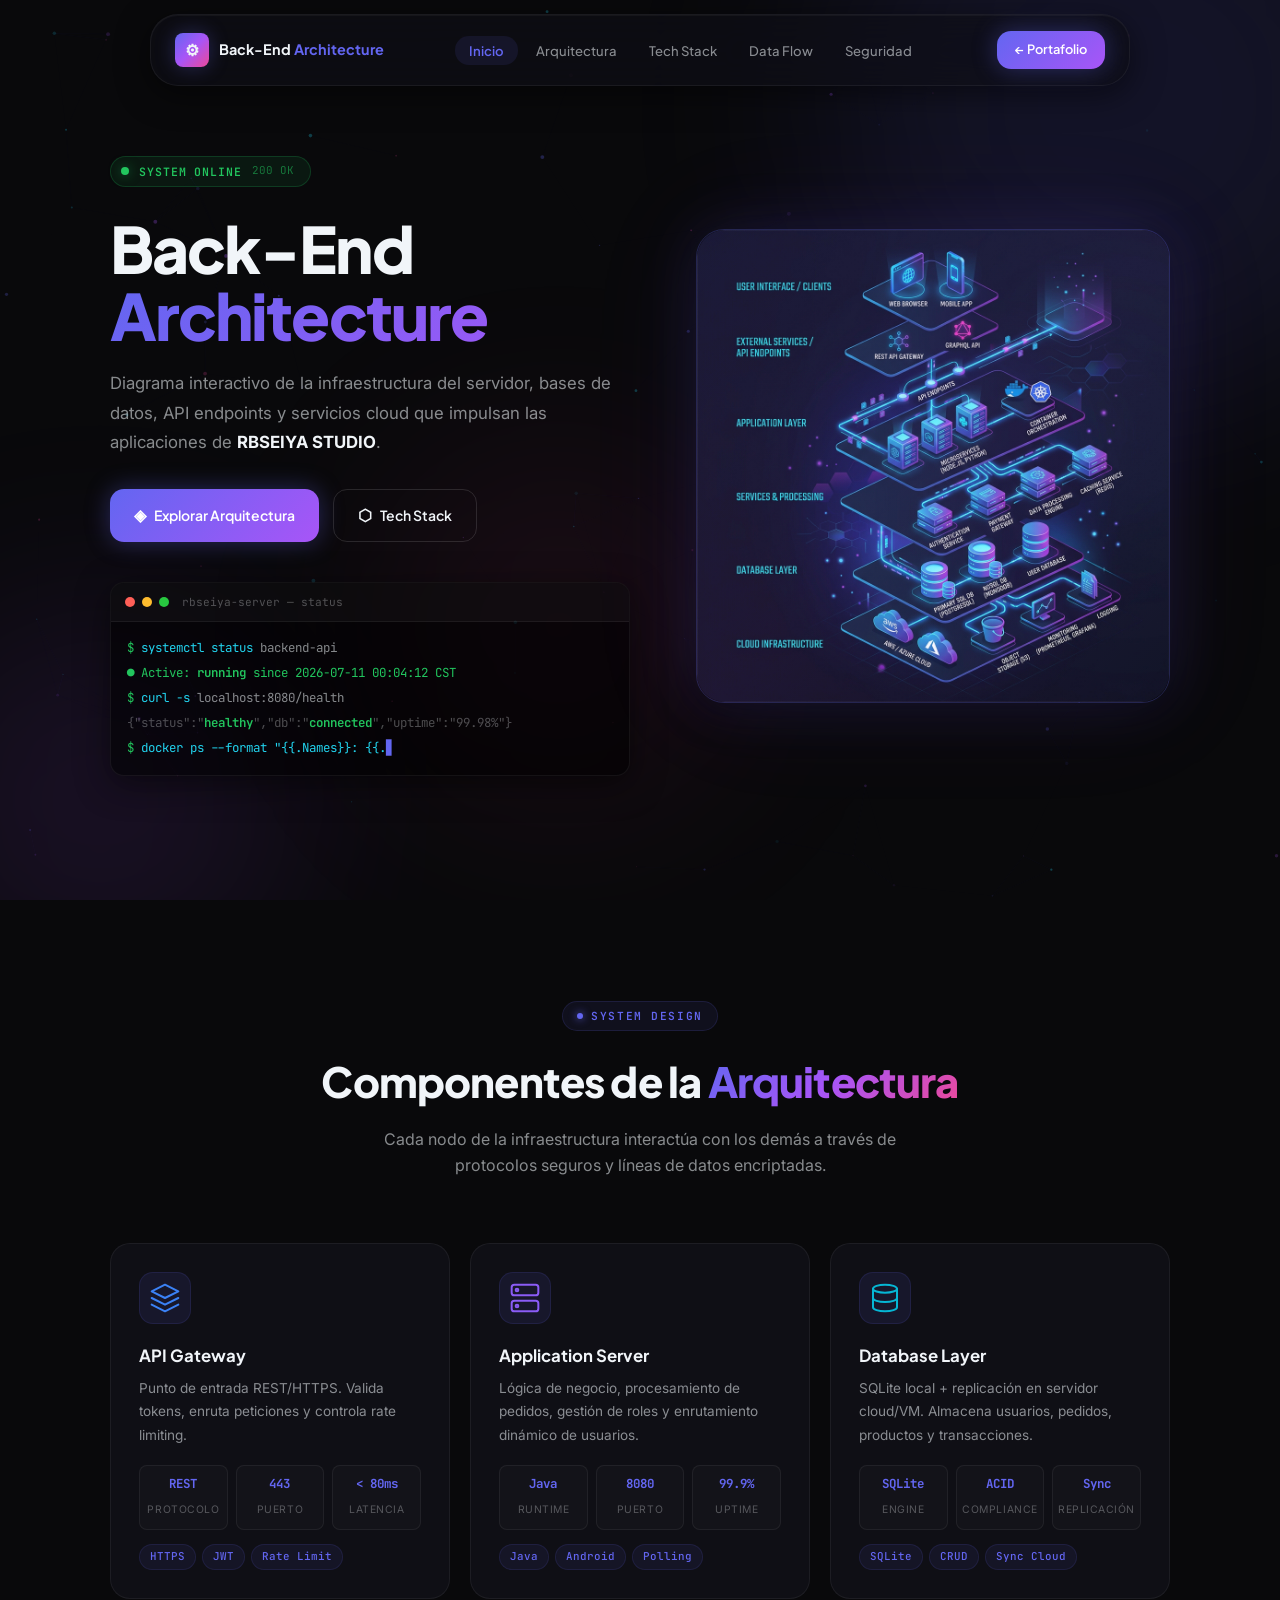
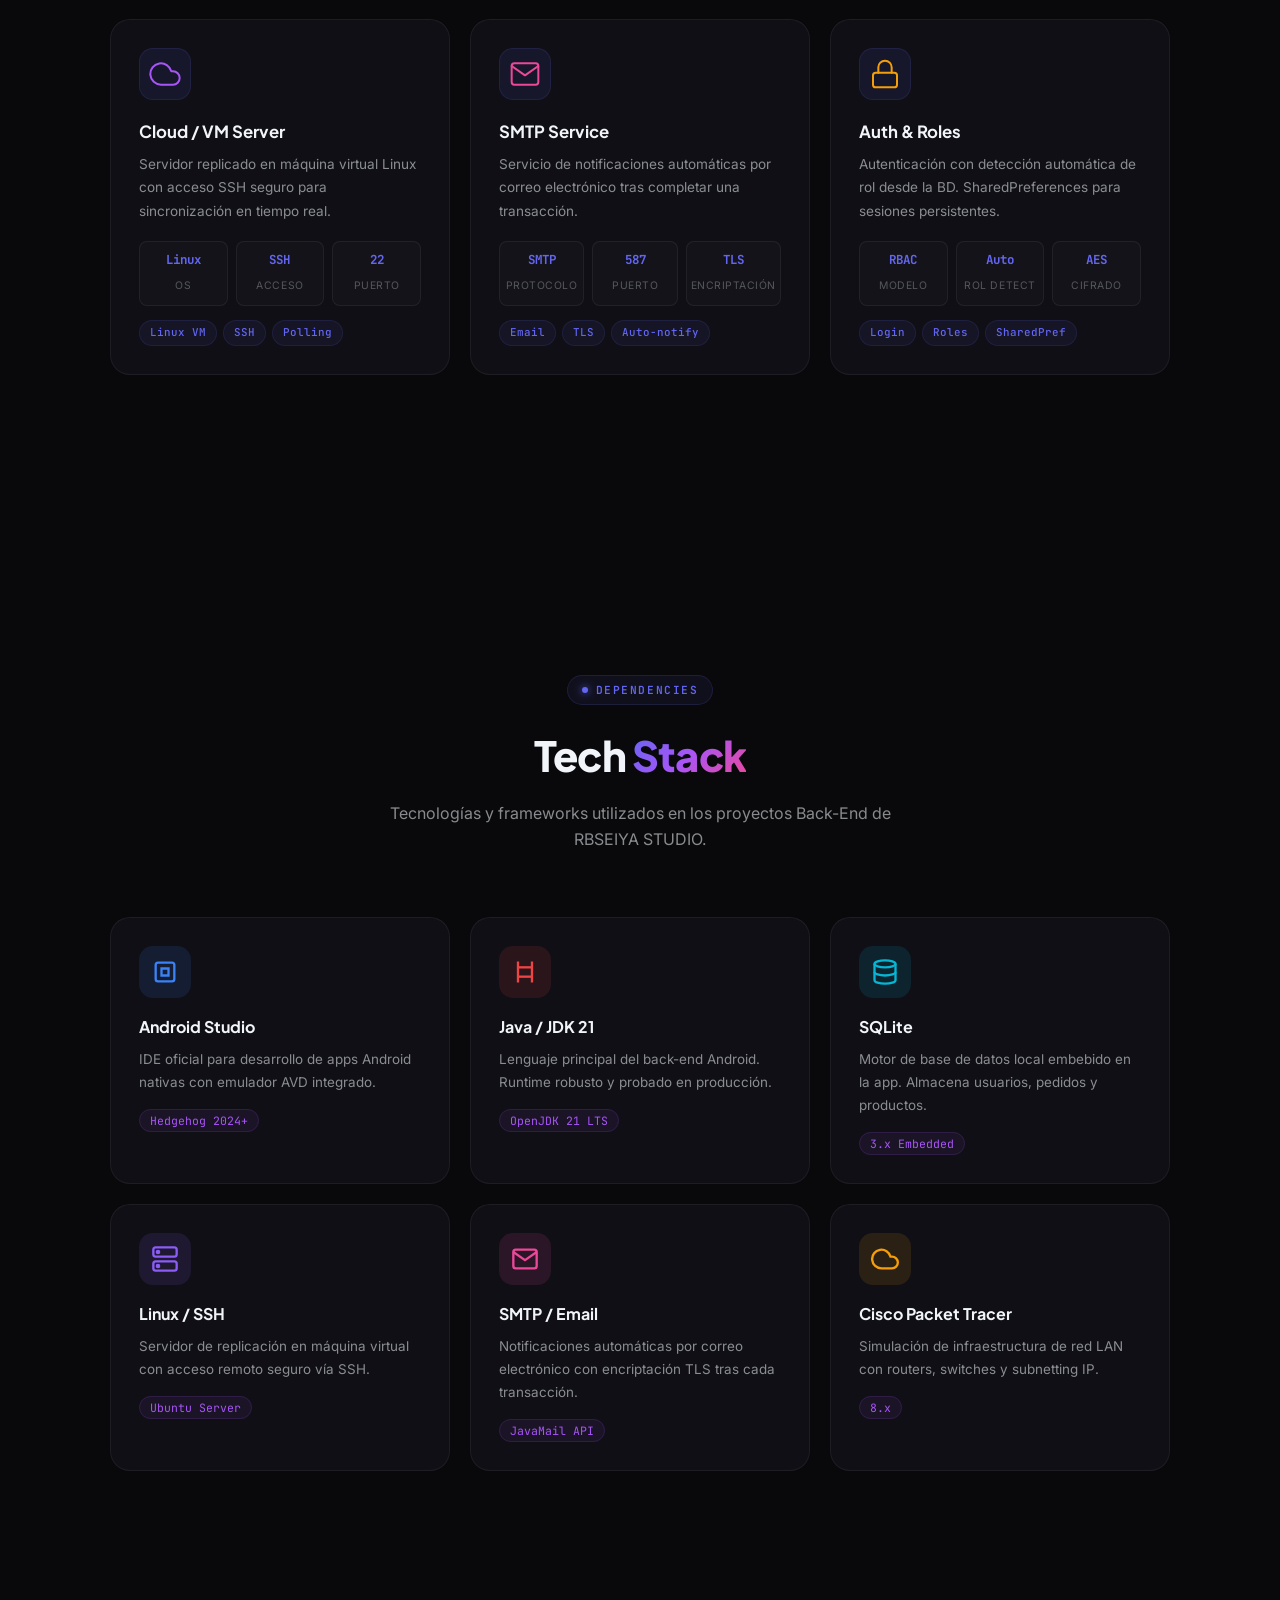
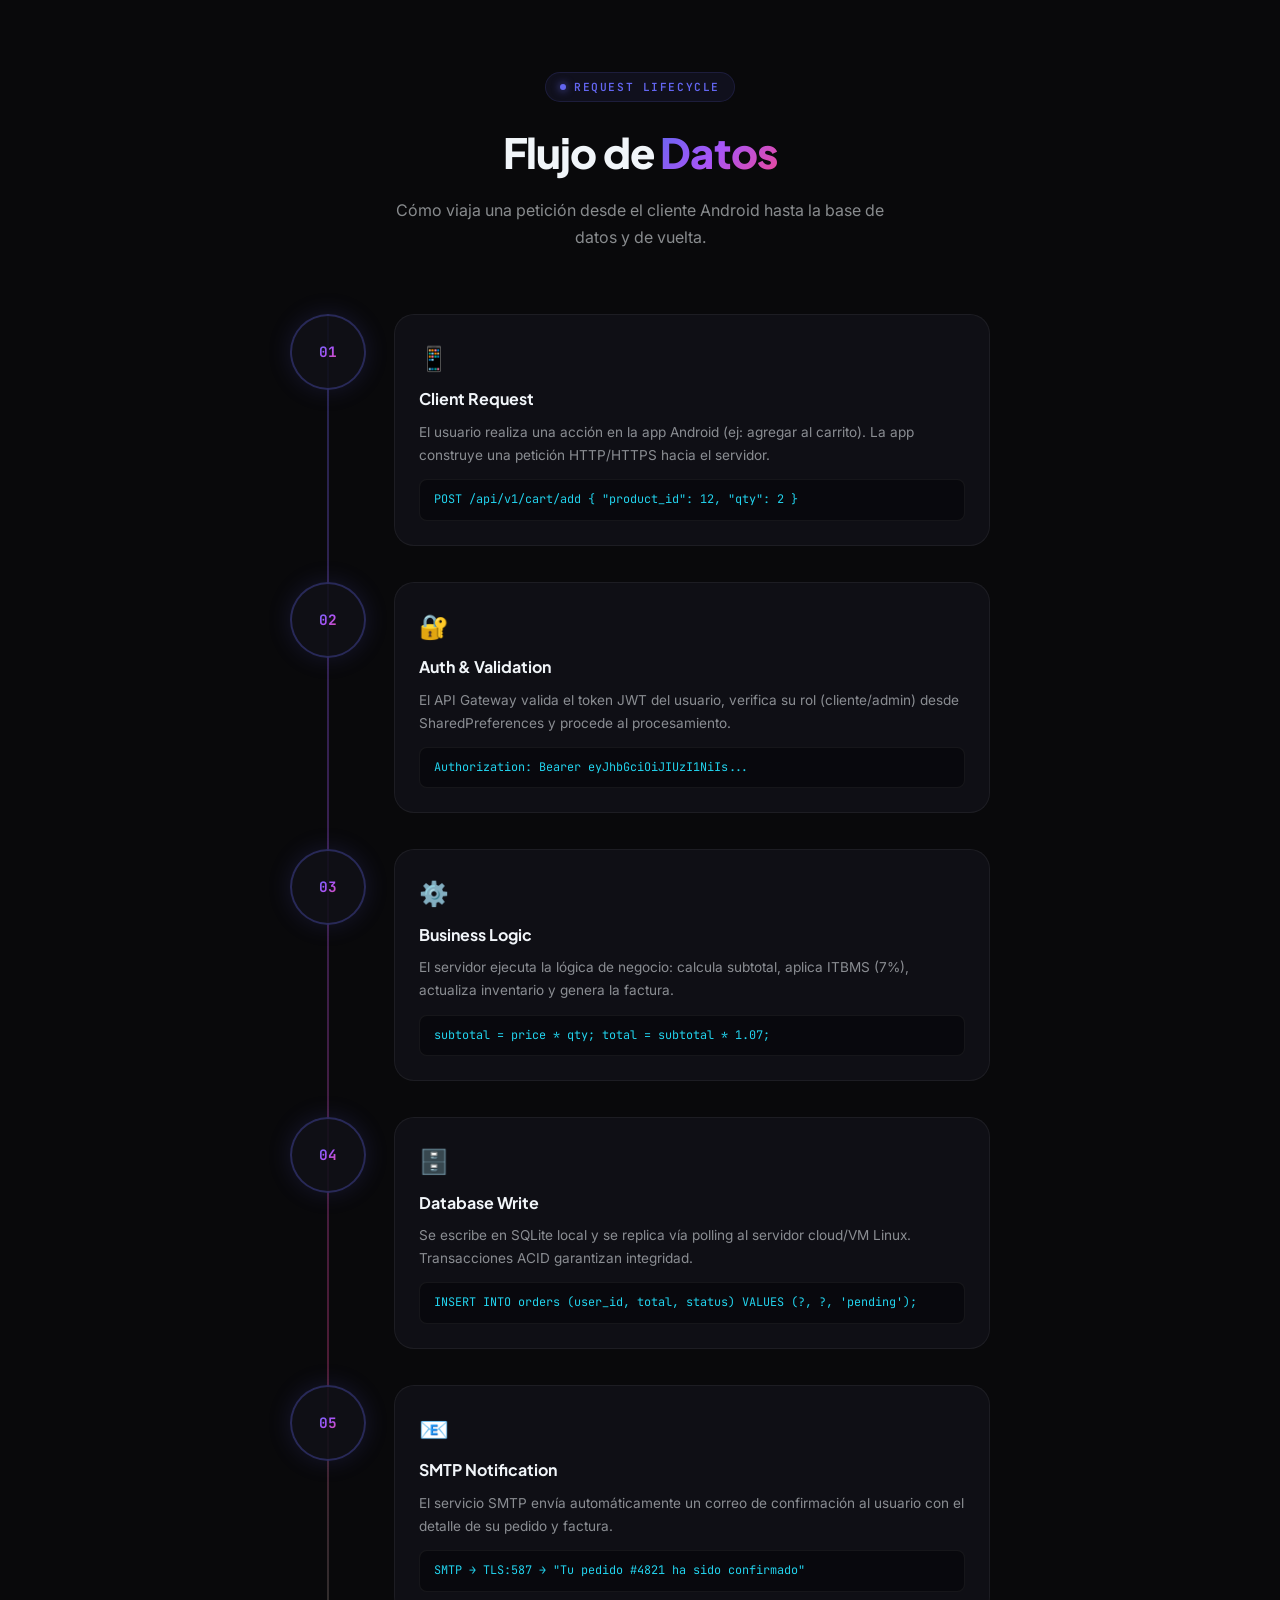
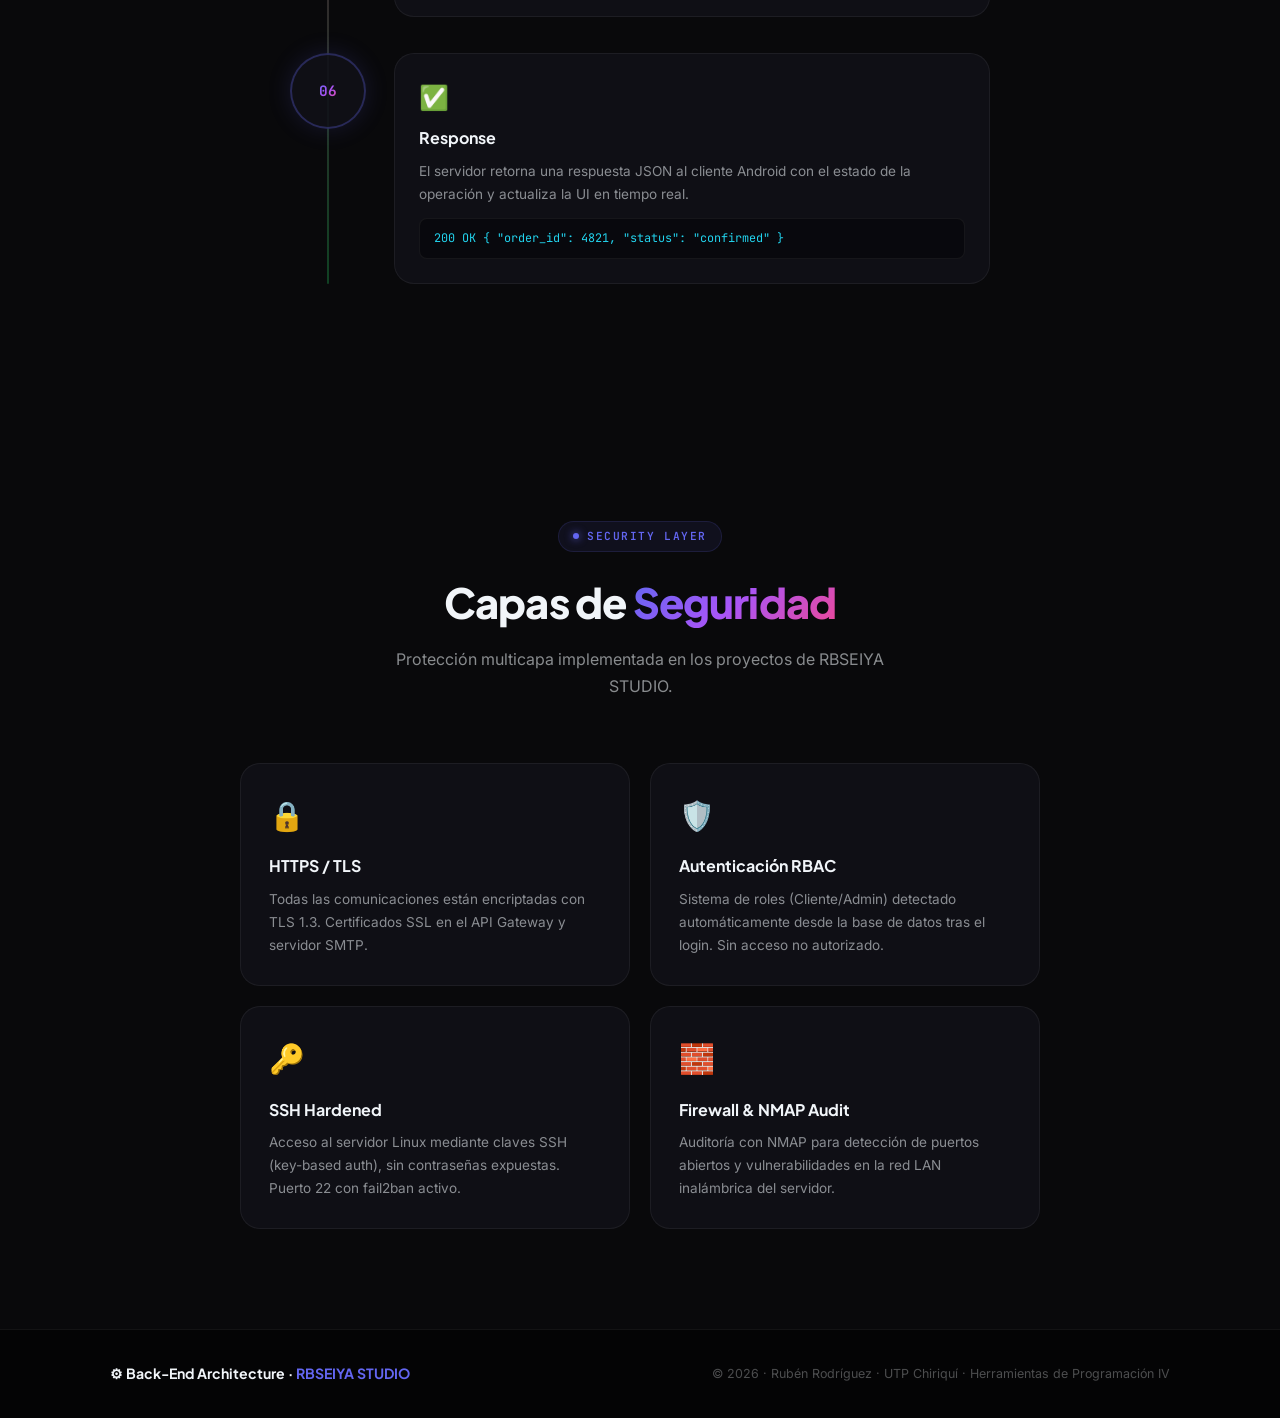
<file: backend/index.html>
<!DOCTYPE html>
<html lang="es">
<head>
  <meta charset="UTF-8" />
  <meta name="viewport" content="width=device-width, initial-scale=1.0" />
  <meta name="description" content="Visualización interactiva de arquitectura Back-End — Servidores, bases de datos, APIs y cloud infrastructure. Rubén Rodríguez · RBSEIYA STUDIO." />
  <title>Back-End Architecture · Rubén Rodríguez</title>
  <link rel="preconnect" href="https://fonts.googleapis.com" />
  <link rel="preconnect" href="https://fonts.gstatic.com" crossorigin />
  <link href="https://fonts.googleapis.com/css2?family=JetBrains+Mono:wght@400;500;600;700&family=Plus+Jakarta+Sans:wght@300;400;500;600;700;800&family=Inter:wght@300;400;500;600&display=swap" rel="stylesheet" />
  <link rel="icon" type="image/svg+xml" href="data:image/svg+xml,<svg xmlns='http://www.w3.org/2000/svg' viewBox='0 0 32 32'><rect width='32' height='32' rx='8' fill='%236366f1'/><text x='16' y='22' font-family='Arial' font-size='14' font-weight='bold' fill='white' text-anchor='middle'>⚙</text></svg>" />
  <link rel="stylesheet" href="backend.css" />
</head>
<body>

  <!-- ═══ Animated Background Particles (Canvas) ═══ -->
  <canvas id="particles-canvas" aria-hidden="true"></canvas>

  <!-- ═══ Floating Navbar ═══ -->
  <nav id="navbar" role="navigation" aria-label="Navegación">
    <a href="../index.html" class="nav-logo" aria-label="Volver al portafolio">
      <div class="nav-logo-icon">⚙</div>
      <span>Back-End <span class="text-accent">Architecture</span></span>
    </a>
    <ul class="nav-links">
      <li><a href="#hero" class="nav-link active">Inicio</a></li>
      <li><a href="#architecture" class="nav-link">Arquitectura</a></li>
      <li><a href="#stack" class="nav-link">Tech Stack</a></li>
      <li><a href="#flow" class="nav-link">Data Flow</a></li>
      <li><a href="#security" class="nav-link">Seguridad</a></li>
    </ul>
    <a href="../index.html" class="btn btn-glow btn-sm">← Portafolio</a>
  </nav>

  <main>
    <!-- ═══ HERO ═══ -->
    <section id="hero">
      <div class="hero-glow hero-glow-1" aria-hidden="true"></div>
      <div class="hero-glow hero-glow-2" aria-hidden="true"></div>
      <div class="hero-glow hero-glow-3" aria-hidden="true"></div>

      <div class="container hero-inner">
        <div class="hero-content">
          <div class="hero-badge">
            <span class="badge-pulse" aria-hidden="true"></span>
            <span class="badge-text">SYSTEM ONLINE</span>
            <span class="badge-status">200 OK</span>
          </div>

          <h1 class="hero-title">
            <span class="title-line">Back-End</span>
            <span class="title-gradient">Architecture</span>
          </h1>

          <p class="hero-subtitle">
            Diagrama interactivo de la infraestructura del servidor, bases de datos,
            API endpoints y servicios cloud que impulsan las aplicaciones de
            <strong>RBSEIYA STUDIO</strong>.
          </p>

          <div class="hero-actions">
            <a href="#architecture" class="btn btn-glow">
              <span class="btn-icon" aria-hidden="true">◈</span> Explorar Arquitectura
            </a>
            <a href="#stack" class="btn btn-outline-neon">
              <span class="btn-icon" aria-hidden="true">⬡</span> Tech Stack
            </a>
          </div>

          <!-- Terminal-Style Status -->
          <div class="hero-terminal" aria-label="Terminal de estado">
            <div class="terminal-bar">
              <span class="terminal-dot" style="background:#ff5f57"></span>
              <span class="terminal-dot" style="background:#febc2e"></span>
              <span class="terminal-dot" style="background:#28c840"></span>
              <span class="terminal-title">rbseiya-server — status</span>
            </div>
            <div class="terminal-body">
              <div class="terminal-line"><span class="t-prompt">$</span> <span class="t-cmd">systemctl status</span> backend-api</div>
              <div class="terminal-line t-success">● Active: <span>running</span> since 2026-07-11 00:04:12 CST</div>
              <div class="terminal-line"><span class="t-prompt">$</span> <span class="t-cmd">curl -s</span> localhost:8080/health</div>
              <div class="terminal-line t-json">{"status":"<span class="t-green">healthy</span>","db":"<span class="t-green">connected</span>","uptime":"99.98%"}</div>
              <div class="terminal-line"><span class="t-prompt">$</span> <span class="t-cmd typing" id="typing-cmd"></span><span class="cursor" aria-hidden="true">▊</span></div>
            </div>
          </div>
        </div>

        <!-- Hero Image -->
        <div class="hero-visual">
          <div class="hero-image-frame">
            <img src="hero-bg.png" alt="Diagrama de arquitectura Back-End isométrico 3D" class="hero-image" />
            <div class="hero-image-glow" aria-hidden="true"></div>
          </div>
        </div>
      </div>
    </section>

    <!-- ═══ ARCHITECTURE NODES ═══ -->
    <section id="architecture" class="section">
      <div class="container">
        <div class="section-head">
          <span class="section-tag"><span class="tag-dot"></span>SYSTEM DESIGN</span>
          <h2 class="section-title">Componentes de la <span class="text-gradient">Arquitectura</span></h2>
          <p class="section-sub">Cada nodo de la infraestructura interactúa con los demás a través de protocolos seguros y líneas de datos encriptadas.</p>
        </div>

        <div class="arch-grid" id="arch-grid">

          <!-- Node 1: API Gateway -->
          <div class="arch-node" data-node="api" tabindex="0">
            <div class="node-glow" aria-hidden="true"></div>
            <div class="node-icon" style="--node-color:#3b82f6">
              <svg width="32" height="32" viewBox="0 0 24 24" fill="none" stroke="currentColor" stroke-width="1.5" stroke-linecap="round" stroke-linejoin="round">
                <path d="M12 2L2 7l10 5 10-5-10-5z"/><path d="M2 17l10 5 10-5"/><path d="M2 12l10 5 10-5"/>
              </svg>
            </div>
            <h3 class="node-title">API Gateway</h3>
            <p class="node-desc">Punto de entrada REST/HTTPS. Valida tokens, enruta peticiones y controla rate limiting.</p>
            <div class="node-stats">
              <div class="node-stat"><span class="stat-value">REST</span><span class="stat-label">Protocolo</span></div>
              <div class="node-stat"><span class="stat-value">443</span><span class="stat-label">Puerto</span></div>
              <div class="node-stat"><span class="stat-value">< 80ms</span><span class="stat-label">Latencia</span></div>
            </div>
            <div class="node-tags">
              <span class="ntag">HTTPS</span>
              <span class="ntag">JWT</span>
              <span class="ntag">Rate Limit</span>
            </div>
          </div>

          <!-- Node 2: App Server -->
          <div class="arch-node" data-node="server" tabindex="0">
            <div class="node-glow" aria-hidden="true"></div>
            <div class="node-icon" style="--node-color:#8b5cf6">
              <svg width="32" height="32" viewBox="0 0 24 24" fill="none" stroke="currentColor" stroke-width="1.5" stroke-linecap="round" stroke-linejoin="round">
                <rect x="2" y="2" width="20" height="8" rx="2"/><rect x="2" y="14" width="20" height="8" rx="2"/><circle cx="6" cy="6" r="1"/><circle cx="6" cy="18" r="1"/>
              </svg>
            </div>
            <h3 class="node-title">Application Server</h3>
            <p class="node-desc">Lógica de negocio, procesamiento de pedidos, gestión de roles y enrutamiento dinámico de usuarios.</p>
            <div class="node-stats">
              <div class="node-stat"><span class="stat-value">Java</span><span class="stat-label">Runtime</span></div>
              <div class="node-stat"><span class="stat-value">8080</span><span class="stat-label">Puerto</span></div>
              <div class="node-stat"><span class="stat-value">99.9%</span><span class="stat-label">Uptime</span></div>
            </div>
            <div class="node-tags">
              <span class="ntag">Java</span>
              <span class="ntag">Android</span>
              <span class="ntag">Polling</span>
            </div>
          </div>

          <!-- Node 3: Database -->
          <div class="arch-node" data-node="database" tabindex="0">
            <div class="node-glow" aria-hidden="true"></div>
            <div class="node-icon" style="--node-color:#06b6d4">
              <svg width="32" height="32" viewBox="0 0 24 24" fill="none" stroke="currentColor" stroke-width="1.5" stroke-linecap="round" stroke-linejoin="round">
                <ellipse cx="12" cy="5" rx="9" ry="3"/><path d="M21 12c0 1.66-4 3-9 3s-9-1.34-9-3"/><path d="M3 5v14c0 1.66 4 3 9 3s9-1.34 9-3V5"/>
              </svg>
            </div>
            <h3 class="node-title">Database Layer</h3>
            <p class="node-desc">SQLite local + replicación en servidor cloud/VM. Almacena usuarios, pedidos, productos y transacciones.</p>
            <div class="node-stats">
              <div class="node-stat"><span class="stat-value">SQLite</span><span class="stat-label">Engine</span></div>
              <div class="node-stat"><span class="stat-value">ACID</span><span class="stat-label">Compliance</span></div>
              <div class="node-stat"><span class="stat-value">Sync</span><span class="stat-label">Replicación</span></div>
            </div>
            <div class="node-tags">
              <span class="ntag">SQLite</span>
              <span class="ntag">CRUD</span>
              <span class="ntag">Sync Cloud</span>
            </div>
          </div>

          <!-- Node 4: Cloud / VM -->
          <div class="arch-node" data-node="cloud" tabindex="0">
            <div class="node-glow" aria-hidden="true"></div>
            <div class="node-icon" style="--node-color:#a855f7">
              <svg width="32" height="32" viewBox="0 0 24 24" fill="none" stroke="currentColor" stroke-width="1.5" stroke-linecap="round" stroke-linejoin="round">
                <path d="M18 10h-1.26A8 8 0 1 0 9 20h9a5 5 0 0 0 0-10z"/>
              </svg>
            </div>
            <h3 class="node-title">Cloud / VM Server</h3>
            <p class="node-desc">Servidor replicado en máquina virtual Linux con acceso SSH seguro para sincronización en tiempo real.</p>
            <div class="node-stats">
              <div class="node-stat"><span class="stat-value">Linux</span><span class="stat-label">OS</span></div>
              <div class="node-stat"><span class="stat-value">SSH</span><span class="stat-label">Acceso</span></div>
              <div class="node-stat"><span class="stat-value">22</span><span class="stat-label">Puerto</span></div>
            </div>
            <div class="node-tags">
              <span class="ntag">Linux VM</span>
              <span class="ntag">SSH</span>
              <span class="ntag">Polling</span>
            </div>
          </div>

          <!-- Node 5: SMTP -->
          <div class="arch-node" data-node="smtp" tabindex="0">
            <div class="node-glow" aria-hidden="true"></div>
            <div class="node-icon" style="--node-color:#ec4899">
              <svg width="32" height="32" viewBox="0 0 24 24" fill="none" stroke="currentColor" stroke-width="1.5" stroke-linecap="round" stroke-linejoin="round">
                <path d="M4 4h16c1.1 0 2 .9 2 2v12c0 1.1-.9 2-2 2H4c-1.1 0-2-.9-2-2V6c0-1.1.9-2 2-2z"/><polyline points="22,6 12,13 2,6"/>
              </svg>
            </div>
            <h3 class="node-title">SMTP Service</h3>
            <p class="node-desc">Servicio de notificaciones automáticas por correo electrónico tras completar una transacción.</p>
            <div class="node-stats">
              <div class="node-stat"><span class="stat-value">SMTP</span><span class="stat-label">Protocolo</span></div>
              <div class="node-stat"><span class="stat-value">587</span><span class="stat-label">Puerto</span></div>
              <div class="node-stat"><span class="stat-value">TLS</span><span class="stat-label">Encriptación</span></div>
            </div>
            <div class="node-tags">
              <span class="ntag">Email</span>
              <span class="ntag">TLS</span>
              <span class="ntag">Auto-notify</span>
            </div>
          </div>

          <!-- Node 6: Auth -->
          <div class="arch-node" data-node="auth" tabindex="0">
            <div class="node-glow" aria-hidden="true"></div>
            <div class="node-icon" style="--node-color:#f59e0b">
              <svg width="32" height="32" viewBox="0 0 24 24" fill="none" stroke="currentColor" stroke-width="1.5" stroke-linecap="round" stroke-linejoin="round">
                <rect x="3" y="11" width="18" height="11" rx="2"/><path d="M7 11V7a5 5 0 0 1 10 0v4"/>
              </svg>
            </div>
            <h3 class="node-title">Auth & Roles</h3>
            <p class="node-desc">Autenticación con detección automática de rol desde la BD. SharedPreferences para sesiones persistentes.</p>
            <div class="node-stats">
              <div class="node-stat"><span class="stat-value">RBAC</span><span class="stat-label">Modelo</span></div>
              <div class="node-stat"><span class="stat-value">Auto</span><span class="stat-label">Rol Detect</span></div>
              <div class="node-stat"><span class="stat-value">AES</span><span class="stat-label">Cifrado</span></div>
            </div>
            <div class="node-tags">
              <span class="ntag">Login</span>
              <span class="ntag">Roles</span>
              <span class="ntag">SharedPref</span>
            </div>
          </div>

        </div>

        <!-- Connection Lines SVG (decorative) -->
        <div class="arch-connections" aria-hidden="true">
          <svg width="100%" height="60" viewBox="0 0 1000 60" preserveAspectRatio="none">
            <defs>
              <linearGradient id="line-grad" x1="0%" y1="0%" x2="100%" y2="0%">
                <stop offset="0%" style="stop-color:#3b82f6;stop-opacity:0.5" />
                <stop offset="50%" style="stop-color:#a855f7;stop-opacity:0.8" />
                <stop offset="100%" style="stop-color:#ec4899;stop-opacity:0.5" />
              </linearGradient>
            </defs>
            <line x1="0" y1="30" x2="1000" y2="30" stroke="url(#line-grad)" stroke-width="1" stroke-dasharray="8 4">
              <animate attributeName="stroke-dashoffset" from="0" to="-24" dur="1.5s" repeatCount="indefinite" />
            </line>
          </svg>
        </div>
      </div>
    </section>

    <!-- ═══ TECH STACK ═══ -->
    <section id="stack" class="section">
      <div class="container">
        <div class="section-head">
          <span class="section-tag"><span class="tag-dot"></span>DEPENDENCIES</span>
          <h2 class="section-title">Tech <span class="text-gradient">Stack</span></h2>
          <p class="section-sub">Tecnologías y frameworks utilizados en los proyectos Back-End de RBSEIYA STUDIO.</p>
        </div>

        <div class="stack-grid">

          <div class="stack-card" tabindex="0">
            <div class="stack-icon" style="background:rgba(59,130,246,0.12);color:#3b82f6;">
              <svg width="28" height="28" viewBox="0 0 24 24" fill="none" stroke="currentColor" stroke-width="2"><rect x="4" y="4" width="16" height="16" rx="2"/><path d="M9 9h6v6H9z"/></svg>
            </div>
            <h3 class="stack-name">Android Studio</h3>
            <p class="stack-desc">IDE oficial para desarrollo de apps Android nativas con emulador AVD integrado.</p>
            <span class="stack-version">Hedgehog 2024+</span>
          </div>

          <div class="stack-card" tabindex="0">
            <div class="stack-icon" style="background:rgba(239,68,68,0.12);color:#ef4444;">
              <svg width="28" height="28" viewBox="0 0 24 24" fill="none" stroke="currentColor" stroke-width="2"><path d="M6 3v18"/><path d="M18 3v18"/><path d="M6 8h12"/><path d="M6 16h12"/></svg>
            </div>
            <h3 class="stack-name">Java / JDK 21</h3>
            <p class="stack-desc">Lenguaje principal del back-end Android. Runtime robusto y probado en producción.</p>
            <span class="stack-version">OpenJDK 21 LTS</span>
          </div>

          <div class="stack-card" tabindex="0">
            <div class="stack-icon" style="background:rgba(6,182,212,0.12);color:#06b6d4;">
              <svg width="28" height="28" viewBox="0 0 24 24" fill="none" stroke="currentColor" stroke-width="2"><ellipse cx="12" cy="5" rx="9" ry="3"/><path d="M21 12c0 1.66-4 3-9 3s-9-1.34-9-3"/><path d="M3 5v14c0 1.66 4 3 9 3s9-1.34 9-3V5"/></svg>
            </div>
            <h3 class="stack-name">SQLite</h3>
            <p class="stack-desc">Motor de base de datos local embebido en la app. Almacena usuarios, pedidos y productos.</p>
            <span class="stack-version">3.x Embedded</span>
          </div>

          <div class="stack-card" tabindex="0">
            <div class="stack-icon" style="background:rgba(139,92,246,0.12);color:#8b5cf6;">
              <svg width="28" height="28" viewBox="0 0 24 24" fill="none" stroke="currentColor" stroke-width="2"><rect x="2" y="2" width="20" height="8" rx="2"/><rect x="2" y="14" width="20" height="8" rx="2"/><circle cx="6" cy="6" r="1"/><circle cx="6" cy="18" r="1"/></svg>
            </div>
            <h3 class="stack-name">Linux / SSH</h3>
            <p class="stack-desc">Servidor de replicación en máquina virtual con acceso remoto seguro vía SSH.</p>
            <span class="stack-version">Ubuntu Server</span>
          </div>

          <div class="stack-card" tabindex="0">
            <div class="stack-icon" style="background:rgba(236,72,153,0.12);color:#ec4899;">
              <svg width="28" height="28" viewBox="0 0 24 24" fill="none" stroke="currentColor" stroke-width="2"><path d="M4 4h16c1.1 0 2 .9 2 2v12c0 1.1-.9 2-2 2H4c-1.1 0-2-.9-2-2V6c0-1.1.9-2 2-2z"/><polyline points="22,6 12,13 2,6"/></svg>
            </div>
            <h3 class="stack-name">SMTP / Email</h3>
            <p class="stack-desc">Notificaciones automáticas por correo electrónico con encriptación TLS tras cada transacción.</p>
            <span class="stack-version">JavaMail API</span>
          </div>

          <div class="stack-card" tabindex="0">
            <div class="stack-icon" style="background:rgba(245,158,11,0.12);color:#f59e0b;">
              <svg width="28" height="28" viewBox="0 0 24 24" fill="none" stroke="currentColor" stroke-width="2"><path d="M18 10h-1.26A8 8 0 1 0 9 20h9a5 5 0 0 0 0-10z"/></svg>
            </div>
            <h3 class="stack-name">Cisco Packet Tracer</h3>
            <p class="stack-desc">Simulación de infraestructura de red LAN con routers, switches y subnetting IP.</p>
            <span class="stack-version">8.x</span>
          </div>

        </div>
      </div>
    </section>

    <!-- ═══ DATA FLOW ═══ -->
    <section id="flow" class="section">
      <div class="container">
        <div class="section-head">
          <span class="section-tag"><span class="tag-dot"></span>REQUEST LIFECYCLE</span>
          <h2 class="section-title">Flujo de <span class="text-gradient">Datos</span></h2>
          <p class="section-sub">Cómo viaja una petición desde el cliente Android hasta la base de datos y de vuelta.</p>
        </div>

        <div class="flow-timeline">

          <div class="flow-step reveal" data-step="1">
            <div class="step-number"><span>01</span></div>
            <div class="step-content">
              <div class="step-icon">📱</div>
              <h3>Client Request</h3>
              <p>El usuario realiza una acción en la app Android (ej: agregar al carrito). La app construye una petición HTTP/HTTPS hacia el servidor.</p>
              <code class="step-code">POST /api/v1/cart/add { "product_id": 12, "qty": 2 }</code>
            </div>
          </div>

          <div class="flow-step reveal" data-step="2">
            <div class="step-number"><span>02</span></div>
            <div class="step-content">
              <div class="step-icon">🔐</div>
              <h3>Auth & Validation</h3>
              <p>El API Gateway valida el token JWT del usuario, verifica su rol (cliente/admin) desde SharedPreferences y procede al procesamiento.</p>
              <code class="step-code">Authorization: Bearer eyJhbGciOiJIUzI1NiIs...</code>
            </div>
          </div>

          <div class="flow-step reveal" data-step="3">
            <div class="step-number"><span>03</span></div>
            <div class="step-content">
              <div class="step-icon">⚙️</div>
              <h3>Business Logic</h3>
              <p>El servidor ejecuta la lógica de negocio: calcula subtotal, aplica ITBMS (7%), actualiza inventario y genera la factura.</p>
              <code class="step-code">subtotal = price * qty; total = subtotal * 1.07;</code>
            </div>
          </div>

          <div class="flow-step reveal" data-step="4">
            <div class="step-number"><span>04</span></div>
            <div class="step-content">
              <div class="step-icon">🗄️</div>
              <h3>Database Write</h3>
              <p>Se escribe en SQLite local y se replica vía polling al servidor cloud/VM Linux. Transacciones ACID garantizan integridad.</p>
              <code class="step-code">INSERT INTO orders (user_id, total, status) VALUES (?, ?, 'pending');</code>
            </div>
          </div>

          <div class="flow-step reveal" data-step="5">
            <div class="step-number"><span>05</span></div>
            <div class="step-content">
              <div class="step-icon">📧</div>
              <h3>SMTP Notification</h3>
              <p>El servicio SMTP envía automáticamente un correo de confirmación al usuario con el detalle de su pedido y factura.</p>
              <code class="step-code">SMTP → TLS:587 → "Tu pedido #4821 ha sido confirmado"</code>
            </div>
          </div>

          <div class="flow-step reveal" data-step="6">
            <div class="step-number"><span>06</span></div>
            <div class="step-content">
              <div class="step-icon">✅</div>
              <h3>Response</h3>
              <p>El servidor retorna una respuesta JSON al cliente Android con el estado de la operación y actualiza la UI en tiempo real.</p>
              <code class="step-code">200 OK { "order_id": 4821, "status": "confirmed" }</code>
            </div>
          </div>

        </div>
      </div>
    </section>

    <!-- ═══ SECURITY ═══ -->
    <section id="security" class="section">
      <div class="container">
        <div class="section-head">
          <span class="section-tag"><span class="tag-dot"></span>SECURITY LAYER</span>
          <h2 class="section-title">Capas de <span class="text-gradient">Seguridad</span></h2>
          <p class="section-sub">Protección multicapa implementada en los proyectos de RBSEIYA STUDIO.</p>
        </div>

        <div class="security-grid">

          <div class="security-card reveal">
            <div class="sec-icon">🔒</div>
            <h3>HTTPS / TLS</h3>
            <p>Todas las comunicaciones están encriptadas con TLS 1.3. Certificados SSL en el API Gateway y servidor SMTP.</p>
          </div>

          <div class="security-card reveal">
            <div class="sec-icon">🛡️</div>
            <h3>Autenticación RBAC</h3>
            <p>Sistema de roles (Cliente/Admin) detectado automáticamente desde la base de datos tras el login. Sin acceso no autorizado.</p>
          </div>

          <div class="security-card reveal">
            <div class="sec-icon">🔑</div>
            <h3>SSH Hardened</h3>
            <p>Acceso al servidor Linux mediante claves SSH (key-based auth), sin contraseñas expuestas. Puerto 22 con fail2ban activo.</p>
          </div>

          <div class="security-card reveal">
            <div class="sec-icon">🧱</div>
            <h3>Firewall & NMAP Audit</h3>
            <p>Auditoría con NMAP para detección de puertos abiertos y vulnerabilidades en la red LAN inalámbrica del servidor.</p>
          </div>

        </div>
      </div>
    </section>

  </main>

  <!-- ═══ FOOTER ═══ -->
  <footer id="footer">
    <div class="container footer-inner">
      <div class="footer-logo">⚙ Back-End Architecture · <span class="text-accent">RBSEIYA STUDIO</span></div>
      <span class="footer-copy">© 2026 · Rubén Rodríguez · UTP Chiriquí · Herramientas de Programación IV</span>
    </div>
  </footer>

  <!-- Back to Top -->
  <button id="back-to-top" aria-label="Volver al inicio">↑</button>

  <script src="backend.js"></script>
</body>
</html>
</file>
<file: style.css>
/* ================================================================
   RUBÉN RODRÍGUEZ — PORTAFOLIO DIGITAL UNIFICADO
   Premium Light + Dark Mode — Full Design System
   ================================================================ */

@import url('https://fonts.googleapis.com/css2?family=Poppins:wght@300;400;500;600;700;800&family=JetBrains+Mono:wght@400;500;600;700&display=swap');

/* ─── Design Tokens ─────────────────────────────────────────── */
:root {
  /* Light Mode Colors */
  --bg-base:        #f5f7fb;
  --bg-card:        #ffffff;
  --bg-glass:       rgba(255,255,255,0.72);
  --bg-glass-hover: rgba(255,255,255,0.92);
  --border-glass:   rgba(255,255,255,0.55);

  --accent-blue:    #3b82f6;
  --accent-pink:    #ec4899;
  --accent-violet:  #8b5cf6;
  --accent-cyan:    #06b6d4;

  --grad-hero:     linear-gradient(135deg, #3b82f6 0%, #8b5cf6 50%, #ec4899 100%);
  --grad-subtle:   linear-gradient(135deg, #e0e7ff 0%, #fce7f3 100%);
  --grad-card:     linear-gradient(135deg, #f0f9ff 0%, #fdf4ff 100%);

  --text-primary:  #0f172a;
  --text-secondary:#475569;
  --text-muted:    #94a3b8;
  --text-white:    #ffffff;

  /* Dark Mode Colors */
  --bg-dark:       #09090b;
  --bg-surface:    #0f0f14;
  --bg-card-dark:  rgba(17,17,24,0.85);
  --bg-glass-dark: rgba(15,15,22,0.72);
  --border-dark:   rgba(255,255,255,0.06);
  --border-dark-hover: rgba(255,255,255,0.12);
  --border-glow:   rgba(99,102,241,0.3);

  --neon-blue:     #6366f1;
  --neon-purple:   #a855f7;
  --neon-cyan:     #22d3ee;
  --neon-pink:     #ec4899;
  --neon-amber:    #f59e0b;
  --neon-green:    #22c55e;

  --grad-neon:     linear-gradient(135deg, #6366f1 0%, #a855f7 50%, #ec4899 100%);

  --text-light:    #f1f5f9;
  --text-light-sec:rgba(241,245,249,0.55);
  --text-light-muted:rgba(241,245,249,0.3);

  /* Shadows */
  --shadow-xs: 0 1px 2px rgba(0,0,0,0.05);
  --shadow-sm: 0 4px 12px rgba(0,0,0,0.06);
  --shadow-md: 0 8px 24px rgba(0,0,0,0.08);
  --shadow-lg: 0 16px 48px rgba(0,0,0,0.10);
  --shadow-xl: 0 24px 64px rgba(0,0,0,0.12);
  --shadow-blue: 0 8px 32px rgba(59,130,246,0.25);
  --shadow-pink: 0 8px 32px rgba(236,72,153,0.20);
  --shadow-glow: 0 0 60px rgba(99,102,241,0.15), 0 0 120px rgba(168,85,247,0.08);
  --shadow-card-dark: 0 8px 32px rgba(0,0,0,0.5);

  /* Spacing & Shape */
  --radius-sm:  8px;
  --radius-md:  14px;
  --radius-lg:  20px;
  --radius-xl:  28px;
  --radius-pill:999px;

  /* Typography */
  --font-head: 'Poppins', sans-serif;
  --font-body: 'Poppins', sans-serif;
  --font-mono: 'JetBrains Mono', 'Fira Code', monospace;

  /* Transitions */
  --ease: cubic-bezier(0.4, 0, 0.2, 1);
  --transition: 0.3s var(--ease);
  --transition-fast: 0.15s var(--ease);

  /* Nav height */
  --nav-h: 76px;
}

/* ─── Reset & Base ───────────────────────────────────────────── */
*, *::before, *::after { box-sizing: border-box; margin: 0; padding: 0; }
html { scroll-behavior: smooth; font-size: 16px; }
body {
  font-family: var(--font-body);
  background: var(--bg-base);
  color: var(--text-primary);
  line-height: 1.65;
  overflow-x: hidden;
  -webkit-font-smoothing: antialiased;
}
::selection { background: rgba(139,92,246,0.2); color: var(--text-primary); }
a { text-decoration: none; color: inherit; }
img { display: block; max-width: 100%; }
ul { list-style: none; }

/* Scrollbar */
::-webkit-scrollbar { width: 6px; }
::-webkit-scrollbar-track { background: var(--bg-base); }
::-webkit-scrollbar-thumb {
  background: linear-gradient(180deg, var(--accent-blue), var(--accent-pink));
  border-radius: var(--radius-pill);
}

/* Noise */
body::before {
  content: '';
  position: fixed;
  inset: 0;
  background-image: url("data:image/svg+xml,%3Csvg viewBox='0 0 256 256' xmlns='http://www.w3.org/2000/svg'%3E%3Cfilter id='noise'%3E%3CfeTurbulence type='fractalNoise' baseFrequency='0.65' numOctaves='3' stitchTiles='stitch'/%3E%3C/filter%3E%3Crect width='100%25' height='100%25' filter='url(%23noise)' opacity='0.03'/%3E%3C/svg%3E");
  pointer-events: none;
  z-index: 0;
  opacity: 0.4;
}

/* ─── Utility Classes ────────────────────────────────────────── */
.container {
  max-width: 1180px;
  margin-inline: auto;
  padding-inline: clamp(20px, 5vw, 60px);
}

.section-label {
  display: inline-flex;
  align-items: center;
  gap: 8px;
  font-size: 0.75rem;
  font-family: var(--font-head);
  font-weight: 700;
  letter-spacing: 0.14em;
  text-transform: uppercase;
  color: var(--accent-blue);
  background: rgba(59,130,246,0.08);
  border: 1px solid rgba(59,130,246,0.15);
  padding: 5px 14px;
  border-radius: var(--radius-pill);
  margin-bottom: 16px;
}
.section-label::before {
  content: '';
  width: 6px; height: 6px;
  border-radius: 50%;
  background: var(--accent-blue);
}

.section-title {
  font-family: var(--font-head);
  font-size: clamp(2rem, 4vw, 2.8rem);
  font-weight: 800;
  line-height: 1.15;
  color: var(--text-primary);
}
.section-title span {
  background: var(--grad-hero);
  -webkit-background-clip: text;
  -webkit-text-fill-color: transparent;
  background-clip: text;
}

.section-subtitle {
  font-size: 1.05rem;
  color: var(--text-secondary);
  max-width: 560px;
  margin-top: 12px;
}

.gradient-text {
  background: var(--grad-hero);
  -webkit-background-clip: text;
  -webkit-text-fill-color: transparent;
  background-clip: text;
}

/* ─── Buttons ────────────────────────────────────────────────── */
.btn {
  display: inline-flex;
  align-items: center;
  gap: 8px;
  font-family: var(--font-head);
  font-weight: 600;
  font-size: 0.875rem;
  padding: 11px 22px;
  border-radius: var(--radius-md);
  border: none;
  cursor: pointer;
  transition: var(--transition);
  white-space: nowrap;
}

.btn-primary {
  background: var(--grad-hero);
  color: var(--text-white);
  box-shadow: var(--shadow-blue);
  background-size: 200% 200%;
  background-position: 0% 50%;
}
.btn-primary:hover {
  transform: translateY(-2px);
  box-shadow: 0 14px 40px rgba(59,130,246,0.35);
  background-position: 100% 50%;
}
.btn-primary:active { transform: translateY(0); }

.btn-outline {
  background: transparent;
  color: var(--text-primary);
  border: 1.5px solid rgba(15,23,42,0.12);
  backdrop-filter: blur(8px);
}
.btn-outline:hover {
  background: var(--bg-card);
  border-color: var(--accent-blue);
  color: var(--accent-blue);
  transform: translateY(-2px);
  box-shadow: var(--shadow-sm);
}

.btn-ghost {
  background: rgba(59,130,246,0.07);
  color: var(--accent-blue);
  border: 1px solid rgba(59,130,246,0.15);
  font-size: 0.8rem;
  padding: 7px 14px;
  border-radius: var(--radius-sm);
}
.btn-ghost:hover {
  background: rgba(59,130,246,0.14);
  transform: translateY(-1px);
}

.btn-glow {
  background: var(--grad-neon);
  color: white;
  box-shadow: 0 0 24px rgba(99,102,241,0.35);
  background-size: 200% 200%;
  animation: gradShift 4s ease-in-out infinite;
}
.btn-glow:hover {
  transform: translateY(-2px);
  box-shadow: 0 0 48px rgba(99,102,241,0.5);
}

.btn-outline-neon {
  background: transparent;
  color: var(--text-light);
  border: 1.5px solid var(--border-dark-hover);
}
.btn-outline-neon:hover {
  border-color: var(--neon-blue);
  color: var(--neon-blue);
  background: rgba(99,102,241,0.06);
  transform: translateY(-2px);
}

.btn-sm { padding: 7px 16px; font-size: 0.8rem; }
.btn-icon { font-size: 1rem; }

@keyframes gradShift {
  0%,100% { background-position: 0% 50%; }
  50%      { background-position: 100% 50%; }
}

/* ─── Navigation (Glassmorphism) ─────────────────────────────── */
#navbar {
  position: fixed;
  top: 16px;
  left: 50%;
  transform: translateX(-50%);
  width: min(calc(100% - 40px), 1000px);
  height: var(--nav-h);
  display: flex;
  align-items: center;
  justify-content: space-between;
  padding-inline: 28px;
  border-radius: var(--radius-xl);
  background: var(--bg-glass);
  border: 1px solid var(--border-glass);
  backdrop-filter: blur(20px) saturate(1.8);
  -webkit-backdrop-filter: blur(20px) saturate(1.8);
  box-shadow: var(--shadow-md), inset 0 1px 0 rgba(255,255,255,0.8);
  z-index: 1000;
  transition: var(--transition);
}
#navbar.scrolled {
  background: rgba(255,255,255,0.88);
  box-shadow: var(--shadow-lg);
}
#navbar.dark-mode {
  background: var(--bg-glass-dark);
  border-color: var(--border-dark);
  box-shadow: var(--shadow-card-dark), inset 0 1px 0 rgba(255,255,255,0.04);
}
#navbar.dark-mode .nav-link { color: var(--text-light-sec); }
#navbar.dark-mode .nav-link:hover { color: var(--text-light); background: rgba(255,255,255,0.04); }
#navbar.dark-mode .nav-link.active { color: white; background: var(--neon-purple); box-shadow: 0 4px 16px rgba(168, 85, 247, 0.4); }
#navbar.dark-mode .nav-logo { color: var(--text-light); }
#navbar.dark-mode .btn-outline { color: var(--text-light); border-color: var(--border-dark-hover); }
#navbar.dark-mode .btn-outline:hover { border-color: var(--neon-blue); color: var(--neon-blue); background: rgba(99,102,241,0.08); }

.nav-logo {
  display: flex;
  align-items: center;
  gap: 10px;
  font-family: var(--font-head);
  font-weight: 800;
  font-size: 1rem;
}
.nav-logo-icon {
  width: 36px; height: 36px;
  border-radius: var(--radius-sm);
  background: var(--grad-hero);
  display: grid;
  place-items: center;
  color: white;
  font-size: 0.9rem;
  font-weight: 700;
  box-shadow: var(--shadow-blue);
}

.nav-links { display: flex; align-items: center; gap: 24px; flex: 1; justify-content: center; margin-inline: 20px; }
.nav-link {
  font-family: var(--font-head);
  font-size: 0.82rem;
  font-weight: 500;
  color: var(--text-secondary);
  padding: 8px 16px;
  border-radius: var(--radius-md);
  transition: var(--transition-fast);
  position: relative;
}
.nav-link:hover { color: var(--text-primary); background: rgba(0,0,0,0.03); }
.nav-link.active {
  color: white;
  background: var(--accent-violet);
  box-shadow: 0 4px 12px rgba(139, 92, 246, 0.3);
}

.nav-cta { display: flex; align-items: center; gap: 10px; }

.nav-hamburger {
  display: none;
  flex-direction: column;
  gap: 5px;
  cursor: pointer;
  padding: 8px;
  border-radius: var(--radius-sm);
  transition: var(--transition-fast);
}
.nav-hamburger span {
  width: 22px; height: 2px;
  background: var(--text-primary);
  border-radius: 2px;
  transition: var(--transition-fast);
}
.nav-hamburger:hover { background: rgba(0,0,0,0.05); }

/* ─── Hero Section ───────────────────────────────────────────── */
#hero {
  min-height: 100vh;
  display: flex;
  flex-direction: column;
  justify-content: center;
  padding-top: calc(var(--nav-h) + 50px);
  padding-bottom: 80px;
  position: relative;
  overflow: hidden;
}

.hero-blob {
  position: absolute;
  border-radius: 50%;
  filter: blur(80px);
  opacity: 0.18;
  pointer-events: none;
  animation: blobFloat 8s ease-in-out infinite;
}
.hero-blob-1 { width: 600px; height: 600px; background: radial-gradient(circle, var(--accent-blue), transparent); top: -150px; right: -200px; }
.hero-blob-2 { width: 400px; height: 400px; background: radial-gradient(circle, var(--accent-pink), transparent); bottom: -100px; left: -100px; animation-delay: 3s; }
.hero-blob-3 { width: 300px; height: 300px; background: radial-gradient(circle, var(--accent-violet), transparent); top: 40%; right: 10%; animation-delay: 5s; }

@keyframes blobFloat {
  0%, 100% { transform: translateY(0) scale(1); }
  50%       { transform: translateY(-24px) scale(1.04); }
}

.hero-inner {
  position: relative;
  z-index: 1;
  display: grid;
  grid-template-columns: 1fr 1fr;
  align-items: center;
  gap: 60px;
}

.hero-badge {
  display: inline-flex;
  align-items: center;
  gap: 8px;
  background: linear-gradient(135deg, rgba(59,130,246,0.1), rgba(236,72,153,0.08));
  border: 1px solid rgba(139,92,246,0.18);
  border-radius: var(--radius-pill);
  padding: 6px 16px;
  font-size: 0.8rem;
  font-weight: 600;
  color: var(--accent-violet);
  margin-bottom: 24px;
  width: fit-content;
}
.hero-badge-dot {
  width: 7px; height: 7px;
  border-radius: 50%;
  background: var(--accent-violet);
  animation: pulse 2s infinite;
}
@keyframes pulse {
  0%,100% { opacity: 1; transform: scale(1); }
  50%      { opacity: 0.5; transform: scale(0.85); }
}

.hero-title {
  font-family: var(--font-head);
  font-size: clamp(2.8rem, 5.5vw, 4.4rem);
  font-weight: 800;
  line-height: 1.08;
  letter-spacing: -0.02em;
  margin-bottom: 20px;
}
.hero-title .name-gradient {
  display: block;
  background: var(--grad-hero);
  -webkit-background-clip: text;
  -webkit-text-fill-color: transparent;
  background-clip: text;
  background-size: 200% 200%;
  animation: gradShift 5s ease-in-out infinite;
}

.hero-subtitle {
  font-size: 1.1rem;
  color: var(--text-secondary);
  line-height: 1.7;
  margin-bottom: 36px;
  max-width: 500px;
}

.hero-actions { display: flex; gap: 14px; flex-wrap: wrap; margin-bottom: 48px; }

.hero-stats { display: flex; gap: 32px; }
.hero-stat-value {
  font-family: var(--font-head);
  font-size: 1.6rem;
  font-weight: 800;
  background: var(--grad-hero);
  -webkit-background-clip: text;
  -webkit-text-fill-color: transparent;
  background-clip: text;
}
.hero-stat-label { font-size: 0.78rem; color: var(--text-muted); font-weight: 500; margin-top: 2px; }

/* Hero Visual — Floating Card */
.hero-visual { display: flex; justify-content: center; align-items: center; position: relative; }

.hero-card-stack { position: relative; width: 340px; }
.hero-card-bg {
  position: absolute; inset: 0;
  border-radius: var(--radius-xl);
  background: var(--grad-subtle);
  transform: rotate(6deg) scale(0.96);
  z-index: 0; opacity: 0.5;
}
.hero-card {
  position: relative; z-index: 1;
  background: var(--bg-card);
  border-radius: var(--radius-xl);
  padding: 28px;
  box-shadow: var(--shadow-xl);
  border: 1px solid rgba(0,0,0,0.05);
  animation: heroCardFloat 6s ease-in-out infinite;
}
@keyframes heroCardFloat {
  0%,100% { transform: translateY(0); }
  50%      { transform: translateY(-12px); }
}

.hero-card-header { display: flex; align-items: center; gap: 10px; margin-bottom: 20px; }
.hero-card-avatar {
  width: 42px; height: 42px;
  border-radius: var(--radius-md);
  background: var(--grad-hero);
  display: grid; place-items: center;
  font-size: 1.2rem;
  box-shadow: var(--shadow-blue);
}
.hero-card-name { font-family: var(--font-head); font-weight: 700; font-size: 0.9rem; }
.hero-card-role { font-size: 0.75rem; color: var(--text-muted); }

.hero-card-skill-bar { margin-bottom: 14px; }
.hero-card-skill-label {
  display: flex; justify-content: space-between;
  font-size: 0.76rem; color: var(--text-secondary); font-weight: 500; margin-bottom: 6px;
}
.skill-bar-track {
  height: 7px; background: rgba(0,0,0,0.05);
  border-radius: var(--radius-pill); overflow: hidden;
}
.skill-bar-fill {
  height: 100%; border-radius: var(--radius-pill);
  background: var(--grad-hero); background-size: 200% 200%;
  animation: gradShift 4s ease-in-out infinite;
}

.hero-card-tags { display: flex; flex-wrap: wrap; gap: 6px; margin-top: 16px; }

.hero-float-badge {
  position: absolute;
  background: var(--bg-card);
  border-radius: var(--radius-md);
  padding: 10px 14px;
  box-shadow: var(--shadow-md);
  font-family: var(--font-head);
  font-size: 0.78rem; font-weight: 600;
  display: flex; align-items: center; gap: 6px;
  border: 1px solid rgba(0,0,0,0.04);
  z-index: 2;
  animation: heroCardFloat 6s ease-in-out infinite;
}
.hero-float-badge:nth-child(2) { animation-delay: 1.5s; }
.hero-float-badge:nth-child(3) { animation-delay: 3s; }
.hero-float-badge.badge-tl { top: -18px; left: -42px; }
.hero-float-badge.badge-br { bottom: -16px; right: -36px; }

/* ─── Section Base ───────────────────────────────────────────── */
.section { padding-block: 100px; }

/* ─── Sobre Mí ───────────────────────────────────────────────── */
#sobre-mi { background: var(--bg-base); }

.about-grid { display: grid; grid-template-columns: 1fr 1.4fr; gap: 72px; align-items: start; }
.about-image-card {
  background: var(--grad-subtle);
  border-radius: var(--radius-xl);
  aspect-ratio: 4/5;
  display: flex; align-items: center; justify-content: center;
  font-size: 5rem;
  border: 2px solid rgba(139,92,246,0.12);
  box-shadow: var(--shadow-lg);
  position: relative; overflow: hidden;
}
.about-image-card::after {
  content: ''; position: absolute; inset: 0;
  background: linear-gradient(135deg, rgba(59,130,246,0.06), rgba(236,72,153,0.06));
}

.about-photo {
  width: 100%;
  height: 100%;
  object-fit: cover;
  display: block;
  border-radius: inherit;
  position: relative;
  z-index: 1;
}

.about-float-card {
  position: absolute;
  background: var(--bg-card);
  border-radius: var(--radius-lg);
  padding: 14px 18px;
  box-shadow: var(--shadow-md);
  border: 1px solid rgba(0,0,0,0.05);
  font-family: var(--font-head);
  font-size: 0.82rem; font-weight: 600;
  display: flex; align-items: center; gap: 8px;
}
.about-float-card.card-1 { top: 20px; right: -24px; color: var(--accent-blue); }
.about-float-card.card-2 { bottom: 36px; left: -28px; color: var(--accent-violet); }

.about-text { font-size: 1rem; color: var(--text-secondary); line-height: 1.8; margin-bottom: 16px; }

.about-info-grid { display: grid; grid-template-columns: 1fr 1fr; gap: 14px; margin-top: 28px; margin-bottom: 32px; }
.about-info-item {
  background: var(--bg-card); border-radius: var(--radius-md);
  padding: 16px; border: 1px solid rgba(0,0,0,0.05);
  transition: var(--transition);
}
.about-info-item:hover { transform: translateY(-2px); box-shadow: var(--shadow-sm); border-color: rgba(59,130,246,0.12); }
.about-info-label { font-size: 0.72rem; font-weight: 600; text-transform: uppercase; letter-spacing: 0.08em; color: var(--text-muted); margin-bottom: 4px; }
.about-info-value { font-family: var(--font-head); font-size: 0.9rem; font-weight: 600; }

/* ─── Projects Section ───────────────────────────────────────── */
#proyectos { background: linear-gradient(180deg, var(--bg-base) 0%, #eef2ff 50%, var(--bg-base) 100%); }

.projects-header { display: flex; justify-content: space-between; align-items: flex-end; gap: 24px; margin-bottom: 48px; flex-wrap: wrap; }

.filter-bar { display: flex; gap: 8px; flex-wrap: wrap; }
.filter-btn {
  font-family: var(--font-head); font-size: 0.8rem; font-weight: 600;
  padding: 8px 18px; border-radius: var(--radius-pill);
  border: 1.5px solid rgba(0,0,0,0.1); background: var(--bg-card);
  color: var(--text-secondary); cursor: pointer; transition: var(--transition-fast);
}
.filter-btn:hover { border-color: var(--accent-blue); color: var(--accent-blue); }
.filter-btn.active { background: var(--accent-blue); border-color: var(--accent-blue); color: white; box-shadow: var(--shadow-blue); }

.projects-grid { display: grid; grid-template-columns: repeat(auto-fill, minmax(340px, 1fr)); gap: 24px; }

.project-card {
  background: var(--bg-card); border-radius: var(--radius-xl);
  border: 1px solid rgba(0,0,0,0.05); overflow: hidden;
  box-shadow: var(--shadow-sm); transition: var(--transition);
  display: flex; flex-direction: column; cursor: pointer;
}
.project-card:hover { transform: translateY(-6px); box-shadow: var(--shadow-lg); border-color: rgba(59,130,246,0.12); }

.project-card-thumb {
  height: 180px; display: flex; align-items: center; justify-content: center;
  font-size: 3.5rem; position: relative; overflow: hidden;
}
.project-card-thumb::after {
  content: ''; position: absolute; inset: 0;
  background: linear-gradient(180deg, transparent 50%, rgba(0,0,0,0.04) 100%);
}

.project-card-body { padding: 22px; flex: 1; display: flex; flex-direction: column; }
.project-card-category { font-size: 0.72rem; font-weight: 700; text-transform: uppercase; letter-spacing: 0.1em; margin-bottom: 8px; }
.project-card-title { font-family: var(--font-head); font-size: 1.1rem; font-weight: 700; margin-bottom: 8px; line-height: 1.35; }
.project-card-desc { font-size: 0.865rem; color: var(--text-secondary); line-height: 1.65; margin-bottom: 16px; flex: 1; }

.tag-row { display: flex; flex-wrap: wrap; gap: 6px; margin-bottom: 18px; }
.tag {
  font-family: var(--font-mono); font-size: 0.7rem; font-weight: 500;
  padding: 4px 10px; border-radius: var(--radius-sm);
  background: rgba(0,0,0,0.04); color: var(--text-secondary);
  border: 1px solid rgba(0,0,0,0.06); transition: var(--transition-fast);
}
.tag-blue   { background: rgba(59,130,246,0.08);  color: var(--accent-blue);   border-color: rgba(59,130,246,0.15); }
.tag-pink   { background: rgba(236,72,153,0.08);  color: var(--accent-pink);   border-color: rgba(236,72,153,0.15); }
.tag-violet { background: rgba(139,92,246,0.08);  color: var(--accent-violet); border-color: rgba(139,92,246,0.15); }
.tag-cyan   { background: rgba(6,182,212,0.08);   color: var(--accent-cyan);   border-color: rgba(6,182,212,0.15); }

.project-card-actions { display: flex; gap: 8px; align-items: center; }
.project-card:hover .btn-ghost { background: rgba(59,130,246,0.12); }

/* ─── Skills Section ─────────────────────────────────────────── */
#habilidades { background: var(--bg-base); }

.skills-grid { display: grid; grid-template-columns: repeat(auto-fill, minmax(280px, 1fr)); gap: 20px; }

.skill-category-card {
  background: var(--bg-card); border-radius: var(--radius-xl);
  padding: 28px; border: 1px solid rgba(0,0,0,0.05);
  box-shadow: var(--shadow-xs); transition: var(--transition);
}
.skill-category-card:hover { transform: translateY(-4px); box-shadow: var(--shadow-md); }

.skill-category-icon { font-size: 1.8rem; margin-bottom: 12px; }
.skill-category-title { font-family: var(--font-head); font-size: 1rem; font-weight: 700; margin-bottom: 18px; }

.skill-item { display: flex; flex-direction: column; gap: 5px; margin-bottom: 14px; }
.skill-item:last-child { margin-bottom: 0; }
.skill-item-header { display: flex; justify-content: space-between; font-size: 0.82rem; font-weight: 500; color: var(--text-secondary); }
.skill-item-pct { font-weight: 700; color: var(--accent-blue); }

.skill-track { height: 6px; background: rgba(0,0,0,0.05); border-radius: var(--radius-pill); overflow: hidden; }
.skill-fill {
  height: 100%; border-radius: var(--radius-pill);
  background: var(--grad-hero); background-size: 200% 200%;
  animation: gradShift 4s ease-in-out infinite;
  width: 0; transition: width 1.2s var(--ease);
}

/* ─── Contact Section ────────────────────────────────────────── */
#contacto { background: linear-gradient(180deg, var(--bg-base) 0%, #eef2ff 100%); }

.contact-wrapper { display: grid; grid-template-columns: 1fr 1.3fr; gap: 64px; align-items: start; }
.contact-info h3 { font-family: var(--font-head); font-size: 1.5rem; font-weight: 700; margin-bottom: 12px; }
.contact-info p { color: var(--text-secondary); font-size: 0.95rem; line-height: 1.75; margin-bottom: 32px; }

.contact-links { display: flex; flex-direction: column; gap: 12px; }
.contact-link-item {
  display: flex; align-items: center; gap: 12px;
  padding: 14px 16px; background: var(--bg-card);
  border-radius: var(--radius-md); border: 1px solid rgba(0,0,0,0.05);
  font-size: 0.88rem; font-weight: 500; transition: var(--transition);
}
.contact-link-item:hover { transform: translateX(4px); border-color: var(--accent-blue); color: var(--accent-blue); box-shadow: var(--shadow-sm); }
.contact-link-icon { width: 36px; height: 36px; border-radius: var(--radius-sm); display: grid; place-items: center; font-size: 1rem; }

.contact-form {
  background: var(--bg-card); border-radius: var(--radius-xl);
  padding: 36px; box-shadow: var(--shadow-md); border: 1px solid rgba(0,0,0,0.05);
}
.form-group { margin-bottom: 20px; }
.form-label { display: block; font-family: var(--font-head); font-size: 0.8rem; font-weight: 600; color: var(--text-secondary); margin-bottom: 6px; text-transform: uppercase; letter-spacing: 0.06em; }
.form-input, .form-textarea {
  width: 100%; padding: 12px 16px;
  border: 1.5px solid rgba(0,0,0,0.09); border-radius: var(--radius-md);
  font-family: var(--font-body); font-size: 0.9rem; color: var(--text-primary);
  background: var(--bg-base); transition: var(--transition-fast); outline: none; resize: none;
}
.form-input:focus, .form-textarea:focus { border-color: var(--accent-blue); background: white; box-shadow: 0 0 0 3px rgba(59,130,246,0.1); }
.form-textarea { min-height: 110px; }
.form-success {
  display: none; text-align: center; padding: 20px;
  border-radius: var(--radius-md); background: rgba(34,197,94,0.08);
  border: 1px solid rgba(34,197,94,0.2); color: #16a34a;
  font-weight: 600; font-size: 0.9rem;
}

/* ─── Modal ──────────────────────────────────────────────────── */
#modal-overlay {
  display: none; position: fixed; inset: 0;
  background: rgba(15,23,42,0.55); backdrop-filter: blur(6px);
  z-index: 2000; align-items: center; justify-content: center;
  padding: 24px; animation: fadeIn 0.25s var(--ease);
}
#modal-overlay.open { display: flex; }
@keyframes fadeIn { from { opacity: 0; } to { opacity: 1; } }

.modal-box {
  background: var(--bg-card); border-radius: var(--radius-xl);
  width: 100%; max-width: 720px; max-height: 90vh; overflow-y: auto;
  box-shadow: var(--shadow-xl); animation: modalSlide 0.3s var(--ease);
}
@keyframes modalSlide {
  from { opacity: 0; transform: translateY(20px) scale(0.97); }
  to   { opacity: 1; transform: translateY(0) scale(1); }
}

.modal-thumb {
  height: 200px; display: flex; align-items: center; justify-content: center;
  font-size: 5rem; border-radius: var(--radius-xl) var(--radius-xl) 0 0;
}
.modal-body { padding: 32px; }
.modal-header { display: flex; align-items: flex-start; justify-content: space-between; gap: 16px; margin-bottom: 24px; }
.modal-title { font-family: var(--font-head); font-size: 1.5rem; font-weight: 800; line-height: 1.2; }
.modal-close {
  flex-shrink: 0; width: 36px; height: 36px;
  border-radius: var(--radius-sm); border: none;
  background: rgba(0,0,0,0.06); cursor: pointer;
  font-size: 1.1rem; display: grid; place-items: center;
  transition: var(--transition-fast);
}
.modal-close:hover { background: rgba(0,0,0,0.12); }

.modal-section-title {
  font-family: var(--font-head); font-size: 0.8rem; font-weight: 700;
  text-transform: uppercase; letter-spacing: 0.1em; color: var(--accent-blue);
  margin-bottom: 8px; margin-top: 22px;
  display: flex; align-items: center; gap: 6px;
}
.modal-section-title::before {
  content: ''; display: inline-block; width: 14px; height: 3px;
  background: var(--grad-hero); border-radius: var(--radius-pill);
}
.modal-text { font-size: 0.9rem; color: var(--text-secondary); line-height: 1.75; }
.modal-quote {
  background: var(--grad-card); border-left: 3px solid var(--accent-violet);
  border-radius: 0 var(--radius-md) var(--radius-md) 0;
  padding: 14px 18px; margin-block: 12px;
  font-size: 0.88rem; font-style: italic;
}

.modal-cost-table { width: 100%; border-collapse: collapse; margin-top: 10px; font-size: 0.85rem; }
.modal-cost-table th { text-align: left; padding: 8px 12px; background: rgba(59,130,246,0.06); font-family: var(--font-head); font-weight: 700; font-size: 0.8rem; }
.modal-cost-table td { padding: 9px 12px; border-bottom: 1px solid rgba(0,0,0,0.05); color: var(--text-secondary); }
.modal-cost-table tr:last-child td { font-weight: 700; color: var(--text-primary); background: rgba(139,92,246,0.05); }
.modal-actions { display: flex; gap: 10px; margin-top: 28px; flex-wrap: wrap; }

/* ================================================================
   DARK ZONE — Back-End Architecture Sections
   ================================================================ */
.dark-zone {
  background: var(--bg-dark);
  color: var(--text-light);
  position: relative;
  overflow: hidden;
}

/* Canvas */
#particles-canvas {
  position: absolute;
  inset: 0;
  z-index: 0;
  pointer-events: none;
  opacity: 0.6;
}

/* Dark zone section overrides */
.dark-zone .section { position: relative; z-index: 1; }

.dark-zone .section-tag {
  font-family: var(--font-mono);
  font-size: 0.7rem;
  color: var(--neon-blue);
  background: rgba(99,102,241,0.08);
  border-color: rgba(99,102,241,0.15);
}
.dark-zone .section-tag .tag-dot {
  width: 6px; height: 6px; border-radius: 50%;
  background: var(--neon-blue); box-shadow: 0 0 8px var(--neon-blue);
}

.dark-zone .section-title { color: var(--text-light); }
.dark-zone .section-title span,
.dark-zone .text-gradient {
  background: var(--grad-neon);
  -webkit-background-clip: text;
  -webkit-text-fill-color: transparent;
  background-clip: text;
}
.dark-zone .section-subtitle,
.dark-zone .section-sub {
  color: var(--text-light-sec);
}

.text-accent { color: var(--neon-blue); }

/* Dark zone transition */
.dark-zone-transition {
  height: 160px;
  background: linear-gradient(180deg, var(--bg-base) 0%, var(--bg-dark) 100%);
  position: relative;
}
.dark-zone-transition::after {
  content: '';
  position: absolute; bottom: 0; left: 0; right: 0; height: 1px;
  background: linear-gradient(90deg, transparent, var(--neon-blue), var(--neon-purple), var(--neon-pink), transparent);
  opacity: 0.5;
}

/* Backend Hero */
#backend-hero {
  padding-block: 100px;
  position: relative;
  z-index: 1;
}

.be-hero-inner {
  display: grid;
  grid-template-columns: 1.1fr 1fr;
  align-items: center;
  gap: 64px;
}

.be-hero-badge {
  display: inline-flex; align-items: center; gap: 10px;
  background: rgba(34,197,94,0.08); border: 1px solid rgba(34,197,94,0.2);
  border-radius: var(--radius-pill); padding: 5px 16px 5px 10px;
  margin-bottom: 28px; width: fit-content;
}
.be-badge-pulse {
  width: 8px; height: 8px; border-radius: 50%;
  background: var(--neon-green); animation: pulse 2s infinite;
  box-shadow: 0 0 12px rgba(34,197,94,0.5);
}
.be-badge-text { font-family: var(--font-mono); font-size: 0.72rem; font-weight: 600; color: var(--neon-green); letter-spacing: 0.08em; }
.be-badge-status { font-family: var(--font-mono); font-size: 0.68rem; color: rgba(34,197,94,0.55); }

.be-hero-title {
  font-family: var(--font-head);
  font-size: clamp(2.4rem, 4.5vw, 3.6rem);
  font-weight: 800; line-height: 1.05; letter-spacing: -0.03em;
  margin-bottom: 20px; color: var(--text-light);
}
.be-title-gradient {
  display: block;
  background: var(--grad-neon);
  -webkit-background-clip: text; -webkit-text-fill-color: transparent;
  background-clip: text; background-size: 200% 200%;
  animation: gradShift 5s ease-in-out infinite;
}

.be-hero-sub {
  font-size: 1.05rem; color: var(--text-light-sec);
  line-height: 1.75; max-width: 520px; margin-bottom: 32px;
}
.be-hero-sub strong { color: var(--text-light); }

.be-hero-actions { display: flex; gap: 14px; margin-bottom: 40px; flex-wrap: wrap; }

/* Terminal */
.terminal {
  background: rgba(0,0,0,0.55); border: 1px solid var(--border-dark);
  border-radius: var(--radius-md); overflow: hidden;
  max-width: 520px; box-shadow: var(--shadow-card-dark);
}
.terminal-bar {
  display: flex; align-items: center; gap: 7px;
  padding: 10px 14px; background: rgba(255,255,255,0.03);
  border-bottom: 1px solid var(--border-dark);
}
.terminal-dot { width: 10px; height: 10px; border-radius: 50%; }
.terminal-title { font-family: var(--font-mono); font-size: 0.7rem; color: var(--text-light-muted); margin-left: 6px; }
.terminal-body { padding: 14px 16px; }
.terminal-line { font-family: var(--font-mono); font-size: 0.78rem; color: var(--text-light-sec); line-height: 2; }
.t-prompt { color: var(--neon-green); }
.t-cmd { color: var(--neon-cyan); }
.t-success { color: var(--neon-green); }
.t-success span { font-weight: 600; }
.t-json { color: var(--text-light-muted); }
.t-green { color: var(--neon-green); font-weight: 600; }
.cursor { color: var(--neon-blue); animation: blink 1s step-end infinite; }
@keyframes blink { 50% { opacity: 0; } }

/* Hero Image */
.be-hero-visual { display: flex; justify-content: center; }
.be-image-frame {
  position: relative; border-radius: var(--radius-xl); overflow: hidden;
  box-shadow: var(--shadow-glow), var(--shadow-card-dark);
  border: 1px solid var(--border-glow);
  animation: heroCardFloat 6s ease-in-out infinite;
}
.be-image-frame img { width: 100%; border-radius: var(--radius-xl); }
.be-image-glow {
  position: absolute; inset: 0;
  background: linear-gradient(135deg, rgba(99,102,241,0.1), rgba(168,85,247,0.08), transparent);
  pointer-events: none;
}

/* ─── Architecture Grid ──────────────────────────────────────── */
.arch-grid { display: grid; grid-template-columns: repeat(3, 1fr); gap: 20px; }

.arch-node {
  position: relative; background: var(--bg-card-dark);
  border-radius: var(--radius-lg); padding: 28px;
  border: 1px solid var(--border-dark); cursor: pointer;
  transition: var(--transition); overflow: hidden;
}
.arch-node:hover {
  border-color: var(--border-glow); transform: translateY(-4px);
  box-shadow: var(--shadow-glow);
}
.arch-node:hover .node-glow { opacity: 1; }

.node-glow {
  position: absolute; top: -50%; left: -50%; width: 200%; height: 200%;
  background: radial-gradient(circle at 50% 50%, rgba(99,102,241,0.06), transparent 70%);
  opacity: 0; transition: opacity 0.5s; pointer-events: none;
}
.node-icon {
  width: 52px; height: 52px; border-radius: var(--radius-md);
  background: rgba(99,102,241,0.1); display: grid; place-items: center;
  color: var(--node-color, var(--neon-blue)); margin-bottom: 18px;
  border: 1px solid rgba(99,102,241,0.12);
}
.node-title { font-family: var(--font-head); font-size: 1.05rem; font-weight: 700; color: var(--text-light); margin-bottom: 8px; }
.node-desc { font-size: 0.85rem; color: var(--text-light-sec); line-height: 1.7; margin-bottom: 18px; }

.node-stats { display: grid; grid-template-columns: repeat(3, 1fr); gap: 8px; margin-bottom: 14px; }
.node-stat {
  text-align: center; padding: 8px 4px;
  background: rgba(255,255,255,0.02); border-radius: var(--radius-sm);
  border: 1px solid var(--border-dark);
}
.stat-value { display: block; font-family: var(--font-mono); font-size: 0.78rem; font-weight: 700; color: var(--neon-blue); }
.stat-label { font-size: 0.65rem; color: var(--text-light-muted); text-transform: uppercase; letter-spacing: 0.05em; }

.node-tags { display: flex; flex-wrap: wrap; gap: 6px; }
.ntag {
  font-family: var(--font-mono); font-size: 0.68rem; font-weight: 500;
  padding: 3px 10px; border-radius: var(--radius-pill);
  background: rgba(99,102,241,0.08); color: var(--neon-blue);
  border: 1px solid rgba(99,102,241,0.12);
}

.arch-connections { margin-top: 32px; opacity: 0.5; }

/* ─── Tech Stack Grid ────────────────────────────────────────── */
.stack-grid { display: grid; grid-template-columns: repeat(3, 1fr); gap: 20px; }
.stack-card {
  background: var(--bg-card-dark); border-radius: var(--radius-lg);
  padding: 28px; border: 1px solid var(--border-dark);
  transition: var(--transition);
}
.stack-card:hover { transform: translateY(-4px); border-color: var(--border-glow); box-shadow: var(--shadow-glow); }
.stack-icon { width: 52px; height: 52px; border-radius: var(--radius-md); display: grid; place-items: center; margin-bottom: 16px; }
.stack-name { font-family: var(--font-head); font-size: 1rem; font-weight: 700; margin-bottom: 8px; color: var(--text-light); }
.stack-desc { font-size: 0.84rem; color: var(--text-light-sec); line-height: 1.7; margin-bottom: 12px; }
.stack-version {
  font-family: var(--font-mono); font-size: 0.72rem; color: var(--neon-purple);
  background: rgba(168,85,247,0.08); border: 1px solid rgba(168,85,247,0.15);
  padding: 3px 10px; border-radius: var(--radius-pill);
}

/* ─── Data Flow Timeline ─────────────────────────────────────── */
.flow-timeline { position: relative; max-width: 700px; margin-inline: auto; }
.flow-timeline::before {
  content: ''; position: absolute; left: 37px; top: 0; bottom: 0; width: 2px;
  background: linear-gradient(180deg, var(--neon-blue), var(--neon-purple), var(--neon-pink), var(--neon-green));
  border-radius: var(--radius-pill); opacity: 0.3;
}
.flow-step { display: flex; gap: 28px; margin-bottom: 36px; position: relative; }
.step-number {
  flex-shrink: 0; width: 76px; height: 76px; border-radius: 50%;
  background: var(--bg-card-dark); border: 2px solid var(--border-glow);
  display: grid; place-items: center; z-index: 1;
  box-shadow: 0 0 24px rgba(99,102,241,0.15); transition: var(--transition);
}
.step-number span {
  font-family: var(--font-mono); font-size: 0.9rem; font-weight: 700;
  background: var(--grad-neon); -webkit-background-clip: text;
  -webkit-text-fill-color: transparent; background-clip: text;
}
.flow-step:hover .step-number { box-shadow: 0 0 40px rgba(99,102,241,0.35); }

.step-content {
  background: var(--bg-card-dark); border-radius: var(--radius-lg);
  padding: 24px; border: 1px solid var(--border-dark); flex: 1;
  transition: var(--transition);
}
.flow-step:hover .step-content { border-color: var(--border-glow); box-shadow: var(--shadow-glow); }
.step-icon { font-size: 1.5rem; margin-bottom: 8px; }
.step-content h3 { font-family: var(--font-head); font-size: 1rem; font-weight: 700; margin-bottom: 8px; color: var(--text-light); }
.step-content p { font-size: 0.85rem; color: var(--text-light-sec); line-height: 1.7; margin-bottom: 12px; }
.step-code {
  display: block; font-family: var(--font-mono); font-size: 0.74rem;
  color: var(--neon-cyan); background: rgba(0,0,0,0.4);
  border: 1px solid var(--border-dark); border-radius: var(--radius-sm);
  padding: 10px 14px; overflow-x: auto; white-space: nowrap;
}

/* ─── Security Grid ──────────────────────────────────────────── */
.security-grid { display: grid; grid-template-columns: repeat(2, 1fr); gap: 20px; max-width: 800px; margin-inline: auto; }
.security-card {
  background: var(--bg-card-dark); border-radius: var(--radius-lg);
  padding: 28px; border: 1px solid var(--border-dark);
  transition: var(--transition);
}
.security-card:hover { border-color: var(--border-glow); transform: translateY(-3px); box-shadow: var(--shadow-glow); }
.sec-icon { font-size: 1.8rem; margin-bottom: 14px; }
.security-card h3 { font-family: var(--font-head); font-size: 1rem; font-weight: 700; margin-bottom: 8px; color: var(--text-light); }
.security-card p { font-size: 0.85rem; color: var(--text-light-sec); line-height: 1.7; }

/* Dark zone back-to-light transition */
.dark-zone-end {
  height: 120px;
  background: linear-gradient(180deg, var(--bg-dark) 0%, #0f172a 100%);
}

/* ─── Footer ─────────────────────────────────────────────────── */
#footer {
  background: #0f172a; color: rgba(255,255,255,0.55);
  padding-block: 40px; text-align: center; font-size: 0.85rem;
  position: relative; z-index: 1;
}
#footer a { color: rgba(255,255,255,0.7); transition: var(--transition-fast); }
#footer a:hover { color: white; }
.footer-inner { display: flex; justify-content: space-between; align-items: center; flex-wrap: wrap; gap: 16px; }
.footer-logo { font-family: var(--font-head); font-weight: 800; color: white; font-size: 1rem; }
.footer-links { display: flex; gap: 20px; }

/* ─── Reveal Animation ───────────────────────────────────────── */
.reveal {
  opacity: 0; transform: translateY(24px);
  transition: opacity 0.7s var(--ease), transform 0.7s var(--ease);
}
.reveal.visible { opacity: 1; transform: translateY(0); }
.reveal-delay-1 { transition-delay: 0.1s; }
.reveal-delay-2 { transition-delay: 0.2s; }
.reveal-delay-3 { transition-delay: 0.3s; }
.reveal-delay-4 { transition-delay: 0.4s; }

/* ─── Back to Top ────────────────────────────────────────────── */
#back-to-top {
  position: fixed; bottom: 28px; right: 28px;
  width: 44px; height: 44px; border-radius: var(--radius-md);
  background: var(--grad-hero); border: none; color: white;
  font-size: 1.1rem; cursor: pointer; box-shadow: var(--shadow-blue);
  z-index: 500; display: grid; place-items: center;
  opacity: 0; transform: translateY(12px);
  transition: var(--transition); pointer-events: none;
}
#back-to-top.show { opacity: 1; transform: translateY(0); pointer-events: auto; }
#back-to-top:hover { transform: translateY(-3px); }

/* ─── Mobile Nav ─────────────────────────────────────────────── */
.mobile-nav {
  display: none; position: fixed;
  top: calc(var(--nav-h) + 24px); left: 20px; right: 20px;
  background: var(--bg-glass); backdrop-filter: blur(20px) saturate(1.8);
  -webkit-backdrop-filter: blur(20px) saturate(1.8);
  border: 1px solid var(--border-glass); border-radius: var(--radius-xl);
  box-shadow: var(--shadow-lg); z-index: 999; padding: 12px;
  animation: modalSlide 0.25s var(--ease);
}
.mobile-nav.open { display: block; }
.mobile-nav ul { display: flex; flex-direction: column; gap: 4px; }
.mobile-nav-link {
  display: block; padding: 12px 16px; border-radius: var(--radius-md);
  font-family: var(--font-head); font-size: 0.95rem; font-weight: 600;
  color: var(--text-primary); transition: var(--transition-fast);
}
.mobile-nav-link:hover { background: rgba(59,130,246,0.07); color: var(--accent-blue); }

/* Shake animation */
@keyframes shake {
  0%,100% { transform: translateX(0); }
  20%      { transform: translateX(-6px); }
  40%      { transform: translateX(6px); }
  60%      { transform: translateX(-4px); }
  80%      { transform: translateX(4px); }
}

/* ─── Responsive ─────────────────────────────────────────────── */
@media (max-width: 960px) {
  .hero-inner, .be-hero-inner { grid-template-columns: 1fr; }
  .hero-visual, .be-hero-visual { display: none; }
  .about-grid { grid-template-columns: 1fr; }
  .about-image-wrap { max-width: 320px; margin-inline: auto; }
  .contact-wrapper { grid-template-columns: 1fr; }
  .projects-grid { grid-template-columns: 1fr; }
  .skills-grid { grid-template-columns: 1fr 1fr; }
  .arch-grid { grid-template-columns: 1fr 1fr; }
  .stack-grid { grid-template-columns: 1fr 1fr; }
  .nav-links { display: none; }
  .nav-hamburger { display: flex; }
}

@media (max-width: 640px) {
  :root { --nav-h: 68px; }
  .hero-title { font-size: 2.4rem; }
  .be-hero-title { font-size: 2rem; }
  .hero-stats { gap: 18px; }
  .hero-stat-value { font-size: 1.3rem; }
  .section { padding-block: 64px; }
  .skills-grid { grid-template-columns: 1fr; }
  .arch-grid { grid-template-columns: 1fr; }
  .stack-grid { grid-template-columns: 1fr; }
  .security-grid { grid-template-columns: 1fr; }
  .contact-form { padding: 24px; }
  .projects-header { flex-direction: column; align-items: flex-start; }
  .about-info-grid { grid-template-columns: 1fr; }
  .footer-inner { flex-direction: column; text-align: center; }
  .flow-timeline::before { left: 36px; }
  .dark-zone-transition { height: 100px; }
}

/* ─── Modal Tabs & File Explorer ─────────────────────────────── */
.modal-tabs {
  display: flex; gap: 16px; border-bottom: 1px solid rgba(0,0,0,0.08);
  margin-bottom: 24px; margin-top: 8px;
}
.modal-tab {
  font-family: var(--font-head); font-weight: 600; font-size: 0.9rem;
  padding: 10px 16px; border-bottom: 3px solid transparent;
  color: var(--text-secondary); cursor: pointer; transition: var(--transition-fast);
  background: transparent; border-top: none; border-left: none; border-right: none; outline: none;
}
.modal-tab:hover { color: var(--text-primary); background: rgba(0,0,0,0.03); border-radius: var(--radius-sm) var(--radius-sm) 0 0; }
.modal-tab.active { color: var(--accent-blue); border-bottom-color: var(--accent-blue); }

.modal-tab-content { display: none; }
.modal-tab-content.active { display: block; animation: fadeIn 0.3s var(--ease); }

.file-explorer {
  background: var(--bg-base); border: 1px solid rgba(0,0,0,0.05);
  border-radius: var(--radius-md); padding: 12px;
  display: grid; grid-template-columns: repeat(auto-fill, minmax(130px, 1fr)); gap: 12px;
}
.file-item {
  background: var(--bg-card); border: 1px solid rgba(0,0,0,0.04);
  border-radius: var(--radius-sm); padding: 16px 12px;
  display: flex; flex-direction: column; align-items: center; gap: 10px;
  text-align: center; cursor: pointer; transition: var(--transition-fast);
}
.file-item:hover { transform: translateY(-3px); box-shadow: var(--shadow-sm); border-color: rgba(59,130,246,0.15); }
.file-icon { font-size: 2.2rem; line-height: 1; }
.file-name { font-size: 0.75rem; font-weight: 600; font-family: var(--font-mono); color: var(--text-secondary); word-break: break-word; }
</file>
<file: backend/backend.css>
/* ================================================================
   BACK-END ARCHITECTURE — Dark Mode Premium
   Rubén Rodríguez · RBSEIYA STUDIO
   ================================================================ */

@import url('https://fonts.googleapis.com/css2?family=JetBrains+Mono:wght@400;500;600;700&family=Plus+Jakarta+Sans:wght@300;400;500;600;700;800&family=Inter:wght@300;400;500;600&display=swap');

/* ─── Tokens ─────────────────────────────────────────────────── */
:root {
  --bg-dark:       #09090b;
  --bg-surface:    #0f0f14;
  --bg-card:       rgba(17,17,24,0.85);
  --bg-glass:      rgba(15,15,22,0.72);
  --border:        rgba(255,255,255,0.06);
  --border-hover:  rgba(255,255,255,0.12);
  --border-glow:   rgba(99,102,241,0.3);

  --neon-blue:     #6366f1;
  --neon-purple:   #a855f7;
  --neon-cyan:     #22d3ee;
  --neon-pink:     #ec4899;
  --neon-amber:    #f59e0b;
  --neon-green:    #22c55e;

  --grad-neon:     linear-gradient(135deg, #6366f1 0%, #a855f7 50%, #ec4899 100%);
  --grad-blue:     linear-gradient(135deg, #3b82f6, #6366f1);
  --grad-subtle:   linear-gradient(135deg, rgba(99,102,241,0.08), rgba(168,85,247,0.05));

  --text-primary:  #f1f5f9;
  --text-secondary:rgba(241,245,249,0.55);
  --text-muted:    rgba(241,245,249,0.3);

  --shadow-glow:   0 0 60px rgba(99,102,241,0.15), 0 0 120px rgba(168,85,247,0.08);
  --shadow-card:   0 8px 32px rgba(0,0,0,0.5);
  --shadow-sm:     0 2px 12px rgba(0,0,0,0.3);

  --radius-sm:  8px;
  --radius-md:  14px;
  --radius-lg:  20px;
  --radius-xl:  28px;
  --radius-pill:999px;

  --font-head: 'Plus Jakarta Sans', sans-serif;
  --font-body: 'Inter', sans-serif;
  --font-mono: 'JetBrains Mono', monospace;

  --ease: cubic-bezier(0.4, 0, 0.2, 1);
  --transition: 0.3s var(--ease);
  --nav-h: 72px;
}

/* ─── Reset ──────────────────────────────────────────────────── */
*, *::before, *::after { box-sizing: border-box; margin: 0; padding: 0; }
html { scroll-behavior: smooth; }
body {
  font-family: var(--font-body);
  background: var(--bg-dark);
  color: var(--text-primary);
  line-height: 1.65;
  overflow-x: hidden;
  -webkit-font-smoothing: antialiased;
}
::selection { background: rgba(99,102,241,0.3); }
a { text-decoration: none; color: inherit; }
img { display: block; max-width: 100%; }
ul { list-style: none; }

/* Scrollbar */
::-webkit-scrollbar { width: 5px; }
::-webkit-scrollbar-track { background: var(--bg-dark); }
::-webkit-scrollbar-thumb { background: var(--neon-blue); border-radius: var(--radius-pill); }

/* Canvas BG */
#particles-canvas {
  position: fixed;
  inset: 0;
  z-index: 0;
  pointer-events: none;
  opacity: 0.6;
}

/* ─── Utilities ──────────────────────────────────────────────── */
.container { max-width: 1180px; margin-inline: auto; padding-inline: clamp(20px, 5vw, 60px); }
.text-accent { color: var(--neon-blue); }
.text-gradient {
  background: var(--grad-neon);
  -webkit-background-clip: text;
  -webkit-text-fill-color: transparent;
  background-clip: text;
}

/* ─── Buttons ────────────────────────────────────────────────── */
.btn {
  display: inline-flex;
  align-items: center;
  gap: 8px;
  font-family: var(--font-head);
  font-weight: 600;
  font-size: 0.875rem;
  padding: 12px 24px;
  border-radius: var(--radius-md);
  border: none;
  cursor: pointer;
  transition: var(--transition);
  white-space: nowrap;
  position: relative;
}
.btn-sm { padding: 8px 18px; font-size: 0.8rem; }
.btn-icon { font-size: 1rem; }

.btn-glow {
  background: var(--grad-neon);
  color: white;
  box-shadow: 0 0 24px rgba(99,102,241,0.35);
  background-size: 200% 200%;
  animation: gradShift 4s ease-in-out infinite;
}
.btn-glow:hover {
  transform: translateY(-2px);
  box-shadow: 0 0 48px rgba(99,102,241,0.5);
}

.btn-outline-neon {
  background: transparent;
  color: var(--text-primary);
  border: 1.5px solid var(--border-hover);
}
.btn-outline-neon:hover {
  border-color: var(--neon-blue);
  color: var(--neon-blue);
  background: rgba(99,102,241,0.06);
  transform: translateY(-2px);
}

@keyframes gradShift {
  0%,100% { background-position: 0% 50%; }
  50%      { background-position: 100% 50%; }
}

/* ─── Navbar ─────────────────────────────────────────────────── */
#navbar {
  position: fixed;
  top: 14px;
  left: 50%;
  transform: translateX(-50%);
  width: min(calc(100% - 36px), 980px);
  height: var(--nav-h);
  display: flex;
  align-items: center;
  justify-content: space-between;
  padding-inline: 24px;
  border-radius: var(--radius-xl);
  background: var(--bg-glass);
  border: 1px solid var(--border);
  backdrop-filter: blur(24px) saturate(1.5);
  -webkit-backdrop-filter: blur(24px) saturate(1.5);
  box-shadow: var(--shadow-card), inset 0 1px 0 rgba(255,255,255,0.04);
  z-index: 1000;
  transition: var(--transition);
}

.nav-logo {
  display: flex;
  align-items: center;
  gap: 10px;
  font-family: var(--font-head);
  font-weight: 700;
  font-size: 0.9rem;
}
.nav-logo-icon {
  width: 34px; height: 34px;
  border-radius: var(--radius-sm);
  background: var(--grad-neon);
  display: grid;
  place-items: center;
  font-size: 1rem;
  box-shadow: 0 0 20px rgba(99,102,241,0.3);
}

.nav-links {
  display: flex;
  gap: 4px;
}
.nav-link {
  font-family: var(--font-head);
  font-size: 0.82rem;
  font-weight: 500;
  color: var(--text-secondary);
  padding: 6px 14px;
  border-radius: var(--radius-md);
  transition: 0.15s var(--ease);
}
.nav-link:hover { color: var(--text-primary); background: rgba(255,255,255,0.04); }
.nav-link.active { color: var(--neon-blue); background: rgba(99,102,241,0.1); font-weight: 600; }

/* ─── Hero ───────────────────────────────────────────────────── */
#hero {
  min-height: 100vh;
  display: flex;
  align-items: center;
  padding-top: calc(var(--nav-h) + 40px);
  padding-bottom: 80px;
  position: relative;
  overflow: hidden;
}

.hero-glow {
  position: absolute;
  border-radius: 50%;
  filter: blur(100px);
  pointer-events: none;
  animation: blobFloat 10s ease-in-out infinite;
}
.hero-glow-1 { width: 600px; height: 600px; background: rgba(99,102,241,0.12); top: -200px; right: -150px; }
.hero-glow-2 { width: 400px; height: 400px; background: rgba(168,85,247,0.10); bottom: -100px; left: -100px; animation-delay: 3s; }
.hero-glow-3 { width: 350px; height: 350px; background: rgba(236,72,153,0.08); top: 50%; left: 30%; animation-delay: 5s; }

@keyframes blobFloat {
  0%, 100% { transform: translateY(0) scale(1); }
  50%       { transform: translateY(-20px) scale(1.03); }
}

.hero-inner {
  position: relative;
  z-index: 1;
  display: grid;
  grid-template-columns: 1.1fr 1fr;
  align-items: center;
  gap: 64px;
}

/* Badge */
.hero-badge {
  display: inline-flex;
  align-items: center;
  gap: 10px;
  background: rgba(34,197,94,0.08);
  border: 1px solid rgba(34,197,94,0.2);
  border-radius: var(--radius-pill);
  padding: 5px 16px 5px 10px;
  margin-bottom: 28px;
  width: fit-content;
}
.badge-pulse {
  width: 8px; height: 8px;
  border-radius: 50%;
  background: var(--neon-green);
  animation: pulse 2s infinite;
  box-shadow: 0 0 12px rgba(34,197,94,0.5);
}
.badge-text {
  font-family: var(--font-mono);
  font-size: 0.72rem;
  font-weight: 600;
  color: var(--neon-green);
  letter-spacing: 0.08em;
}
.badge-status {
  font-family: var(--font-mono);
  font-size: 0.68rem;
  color: rgba(34,197,94,0.55);
}

@keyframes pulse {
  0%,100% { opacity: 1; transform: scale(1); }
  50%      { opacity: 0.4; transform: scale(0.7); }
}

/* Title */
.hero-title {
  font-family: var(--font-head);
  font-size: clamp(2.6rem, 5vw, 4.2rem);
  font-weight: 800;
  line-height: 1.05;
  letter-spacing: -0.03em;
  margin-bottom: 20px;
}
.title-line { display: block; color: var(--text-primary); }
.title-gradient {
  display: block;
  background: var(--grad-neon);
  -webkit-background-clip: text;
  -webkit-text-fill-color: transparent;
  background-clip: text;
  background-size: 200% 200%;
  animation: gradShift 5s ease-in-out infinite;
}

.hero-subtitle {
  font-size: 1.05rem;
  color: var(--text-secondary);
  line-height: 1.75;
  max-width: 520px;
  margin-bottom: 32px;
}
.hero-subtitle strong { color: var(--text-primary); }

.hero-actions { display: flex; gap: 14px; margin-bottom: 40px; flex-wrap: wrap; }

/* Terminal */
.hero-terminal {
  background: rgba(0,0,0,0.55);
  border: 1px solid var(--border);
  border-radius: var(--radius-md);
  overflow: hidden;
  max-width: 520px;
  box-shadow: var(--shadow-card);
}
.terminal-bar {
  display: flex;
  align-items: center;
  gap: 7px;
  padding: 10px 14px;
  background: rgba(255,255,255,0.03);
  border-bottom: 1px solid var(--border);
}
.terminal-dot { width: 10px; height: 10px; border-radius: 50%; }
.terminal-title {
  font-family: var(--font-mono);
  font-size: 0.7rem;
  color: var(--text-muted);
  margin-left: 6px;
}
.terminal-body { padding: 14px 16px; }
.terminal-line {
  font-family: var(--font-mono);
  font-size: 0.78rem;
  color: var(--text-secondary);
  line-height: 2;
}
.t-prompt { color: var(--neon-green); }
.t-cmd { color: var(--neon-cyan); }
.t-success { color: var(--neon-green); }
.t-success span { font-weight: 600; }
.t-json { color: var(--text-muted); }
.t-green { color: var(--neon-green); font-weight: 600; }
.cursor {
  color: var(--neon-blue);
  animation: blink 1s step-end infinite;
}
@keyframes blink { 50% { opacity: 0; } }

/* Hero Image */
.hero-visual { display: flex; justify-content: center; }
.hero-image-frame {
  position: relative;
  border-radius: var(--radius-xl);
  overflow: hidden;
  box-shadow: var(--shadow-glow), var(--shadow-card);
  border: 1px solid var(--border-glow);
  animation: heroFloat 6s ease-in-out infinite;
}
.hero-image {
  width: 100%;
  border-radius: var(--radius-xl);
}
.hero-image-glow {
  position: absolute;
  inset: 0;
  background: linear-gradient(135deg, rgba(99,102,241,0.1), rgba(168,85,247,0.08), transparent);
  pointer-events: none;
}
@keyframes heroFloat {
  0%,100% { transform: translateY(0); }
  50%      { transform: translateY(-10px); }
}

/* ─── Section Base ───────────────────────────────────────────── */
.section { padding-block: 100px; position: relative; z-index: 1; }

.section-head { text-align: center; margin-bottom: 64px; }

.section-tag {
  display: inline-flex;
  align-items: center;
  gap: 8px;
  font-family: var(--font-mono);
  font-size: 0.7rem;
  font-weight: 600;
  letter-spacing: 0.14em;
  color: var(--neon-blue);
  background: rgba(99,102,241,0.08);
  border: 1px solid rgba(99,102,241,0.15);
  padding: 5px 14px;
  border-radius: var(--radius-pill);
  margin-bottom: 16px;
}
.tag-dot {
  width: 6px; height: 6px;
  border-radius: 50%;
  background: var(--neon-blue);
  box-shadow: 0 0 8px var(--neon-blue);
}

.section-title {
  font-family: var(--font-head);
  font-size: clamp(1.8rem, 3.5vw, 2.6rem);
  font-weight: 800;
  letter-spacing: -0.02em;
}

.section-sub {
  font-size: 1rem;
  color: var(--text-secondary);
  max-width: 520px;
  margin-inline: auto;
  margin-top: 10px;
}

/* ─── Architecture Grid ──────────────────────────────────────── */
.arch-grid {
  display: grid;
  grid-template-columns: repeat(3, 1fr);
  gap: 20px;
}

.arch-node {
  position: relative;
  background: var(--bg-card);
  border-radius: var(--radius-lg);
  padding: 28px;
  border: 1px solid var(--border);
  cursor: pointer;
  transition: var(--transition);
  overflow: hidden;
}
.arch-node:hover {
  border-color: var(--border-glow);
  transform: translateY(-4px);
  box-shadow: var(--shadow-glow);
}
.arch-node:hover .node-glow { opacity: 1; }

.node-glow {
  position: absolute;
  top: -50%;
  left: -50%;
  width: 200%;
  height: 200%;
  background: radial-gradient(circle at 50% 50%, rgba(99,102,241,0.06), transparent 70%);
  opacity: 0;
  transition: opacity 0.5s;
  pointer-events: none;
}

.node-icon {
  width: 52px; height: 52px;
  border-radius: var(--radius-md);
  background: rgba(99,102,241,0.1);
  display: grid;
  place-items: center;
  color: var(--node-color, var(--neon-blue));
  margin-bottom: 18px;
  border: 1px solid rgba(99,102,241,0.12);
}

.node-title {
  font-family: var(--font-head);
  font-size: 1.05rem;
  font-weight: 700;
  color: var(--text-primary);
  margin-bottom: 8px;
}

.node-desc {
  font-size: 0.85rem;
  color: var(--text-secondary);
  line-height: 1.7;
  margin-bottom: 18px;
}

.node-stats {
  display: grid;
  grid-template-columns: repeat(3, 1fr);
  gap: 8px;
  margin-bottom: 14px;
}
.node-stat {
  text-align: center;
  padding: 8px 4px;
  background: rgba(255,255,255,0.02);
  border-radius: var(--radius-sm);
  border: 1px solid var(--border);
}
.stat-value {
  display: block;
  font-family: var(--font-mono);
  font-size: 0.78rem;
  font-weight: 700;
  color: var(--neon-blue);
}
.stat-label {
  font-size: 0.65rem;
  color: var(--text-muted);
  text-transform: uppercase;
  letter-spacing: 0.05em;
}

.node-tags { display: flex; flex-wrap: wrap; gap: 6px; }
.ntag {
  font-family: var(--font-mono);
  font-size: 0.68rem;
  font-weight: 500;
  padding: 3px 10px;
  border-radius: var(--radius-pill);
  background: rgba(99,102,241,0.08);
  color: var(--neon-blue);
  border: 1px solid rgba(99,102,241,0.12);
}

.arch-connections { margin-top: 32px; opacity: 0.5; }

/* ─── Tech Stack Grid ────────────────────────────────────────── */
.stack-grid {
  display: grid;
  grid-template-columns: repeat(3, 1fr);
  gap: 20px;
}

.stack-card {
  background: var(--bg-card);
  border-radius: var(--radius-lg);
  padding: 28px;
  border: 1px solid var(--border);
  transition: var(--transition);
}
.stack-card:hover {
  transform: translateY(-4px);
  border-color: var(--border-glow);
  box-shadow: var(--shadow-glow);
}

.stack-icon {
  width: 52px; height: 52px;
  border-radius: var(--radius-md);
  display: grid;
  place-items: center;
  margin-bottom: 16px;
}

.stack-name {
  font-family: var(--font-head);
  font-size: 1rem;
  font-weight: 700;
  margin-bottom: 8px;
}

.stack-desc {
  font-size: 0.84rem;
  color: var(--text-secondary);
  line-height: 1.7;
  margin-bottom: 12px;
}

.stack-version {
  font-family: var(--font-mono);
  font-size: 0.72rem;
  color: var(--neon-purple);
  background: rgba(168,85,247,0.08);
  border: 1px solid rgba(168,85,247,0.15);
  padding: 3px 10px;
  border-radius: var(--radius-pill);
}

/* ─── Data Flow Timeline ─────────────────────────────────────── */
.flow-timeline {
  position: relative;
  max-width: 700px;
  margin-inline: auto;
}
.flow-timeline::before {
  content: '';
  position: absolute;
  left: 37px;
  top: 0;
  bottom: 0;
  width: 2px;
  background: linear-gradient(180deg, var(--neon-blue), var(--neon-purple), var(--neon-pink), var(--neon-green));
  border-radius: var(--radius-pill);
  opacity: 0.3;
}

.flow-step {
  display: flex;
  gap: 28px;
  margin-bottom: 36px;
  position: relative;
}

.step-number {
  flex-shrink: 0;
  width: 76px;
  height: 76px;
  border-radius: 50%;
  background: var(--bg-card);
  border: 2px solid var(--border-glow);
  display: grid;
  place-items: center;
  z-index: 1;
  box-shadow: 0 0 24px rgba(99,102,241,0.15);
  transition: var(--transition);
}
.step-number span {
  font-family: var(--font-mono);
  font-size: 0.9rem;
  font-weight: 700;
  background: var(--grad-neon);
  -webkit-background-clip: text;
  -webkit-text-fill-color: transparent;
  background-clip: text;
}
.flow-step:hover .step-number { box-shadow: 0 0 40px rgba(99,102,241,0.35); }

.step-content {
  background: var(--bg-card);
  border-radius: var(--radius-lg);
  padding: 24px;
  border: 1px solid var(--border);
  flex: 1;
  transition: var(--transition);
}
.flow-step:hover .step-content {
  border-color: var(--border-glow);
  box-shadow: var(--shadow-glow);
}

.step-icon { font-size: 1.5rem; margin-bottom: 8px; }

.step-content h3 {
  font-family: var(--font-head);
  font-size: 1rem;
  font-weight: 700;
  margin-bottom: 8px;
}

.step-content p {
  font-size: 0.85rem;
  color: var(--text-secondary);
  line-height: 1.7;
  margin-bottom: 12px;
}

.step-code {
  display: block;
  font-family: var(--font-mono);
  font-size: 0.74rem;
  color: var(--neon-cyan);
  background: rgba(0,0,0,0.4);
  border: 1px solid var(--border);
  border-radius: var(--radius-sm);
  padding: 10px 14px;
  overflow-x: auto;
  white-space: nowrap;
}

/* ─── Security Grid ──────────────────────────────────────────── */
.security-grid {
  display: grid;
  grid-template-columns: repeat(2, 1fr);
  gap: 20px;
  max-width: 800px;
  margin-inline: auto;
}

.security-card {
  background: var(--bg-card);
  border-radius: var(--radius-lg);
  padding: 28px;
  border: 1px solid var(--border);
  transition: var(--transition);
}
.security-card:hover {
  border-color: var(--border-glow);
  transform: translateY(-3px);
  box-shadow: var(--shadow-glow);
}

.sec-icon { font-size: 1.8rem; margin-bottom: 14px; }

.security-card h3 {
  font-family: var(--font-head);
  font-size: 1rem;
  font-weight: 700;
  margin-bottom: 8px;
}
.security-card p {
  font-size: 0.85rem;
  color: var(--text-secondary);
  line-height: 1.7;
}

/* ─── Footer ─────────────────────────────────────────────────── */
#footer {
  background: rgba(0,0,0,0.5);
  border-top: 1px solid var(--border);
  padding-block: 32px;
  text-align: center;
  position: relative;
  z-index: 1;
}
.footer-inner {
  display: flex;
  justify-content: space-between;
  align-items: center;
  flex-wrap: wrap;
  gap: 12px;
}
.footer-logo {
  font-family: var(--font-head);
  font-weight: 700;
  font-size: 0.88rem;
}
.footer-copy {
  font-size: 0.78rem;
  color: var(--text-muted);
}

/* ─── Back to Top ────────────────────────────────────────────── */
#back-to-top {
  position: fixed;
  bottom: 24px; right: 24px;
  width: 42px; height: 42px;
  border-radius: var(--radius-md);
  background: var(--grad-neon);
  border: none;
  color: white;
  font-size: 1rem;
  cursor: pointer;
  box-shadow: 0 0 24px rgba(99,102,241,0.35);
  z-index: 500;
  display: grid;
  place-items: center;
  opacity: 0;
  transform: translateY(12px);
  transition: var(--transition);
  pointer-events: none;
}
#back-to-top.show { opacity: 1; transform: translateY(0); pointer-events: auto; }
#back-to-top:hover { transform: translateY(-3px); }

/* ─── Reveal Animations ──────────────────────────────────────── */
.reveal {
  opacity: 0;
  transform: translateY(20px);
  transition: opacity 0.6s var(--ease), transform 0.6s var(--ease);
}
.reveal.visible { opacity: 1; transform: translateY(0); }

/* ─── Responsive ─────────────────────────────────────────────── */
@media (max-width: 960px) {
  .hero-inner { grid-template-columns: 1fr; }
  .hero-visual { display: none; }
  .arch-grid   { grid-template-columns: 1fr 1fr; }
  .stack-grid  { grid-template-columns: 1fr 1fr; }
  .nav-links   { display: none; }
}

@media (max-width: 640px) {
  .arch-grid     { grid-template-columns: 1fr; }
  .stack-grid    { grid-template-columns: 1fr; }
  .security-grid { grid-template-columns: 1fr; }
  .section       { padding-block: 64px; }
  .hero-title    { font-size: 2.2rem; }
  .footer-inner  { flex-direction: column; text-align: center; }
  .flow-timeline::before { left: 36px; }
}
</file>
